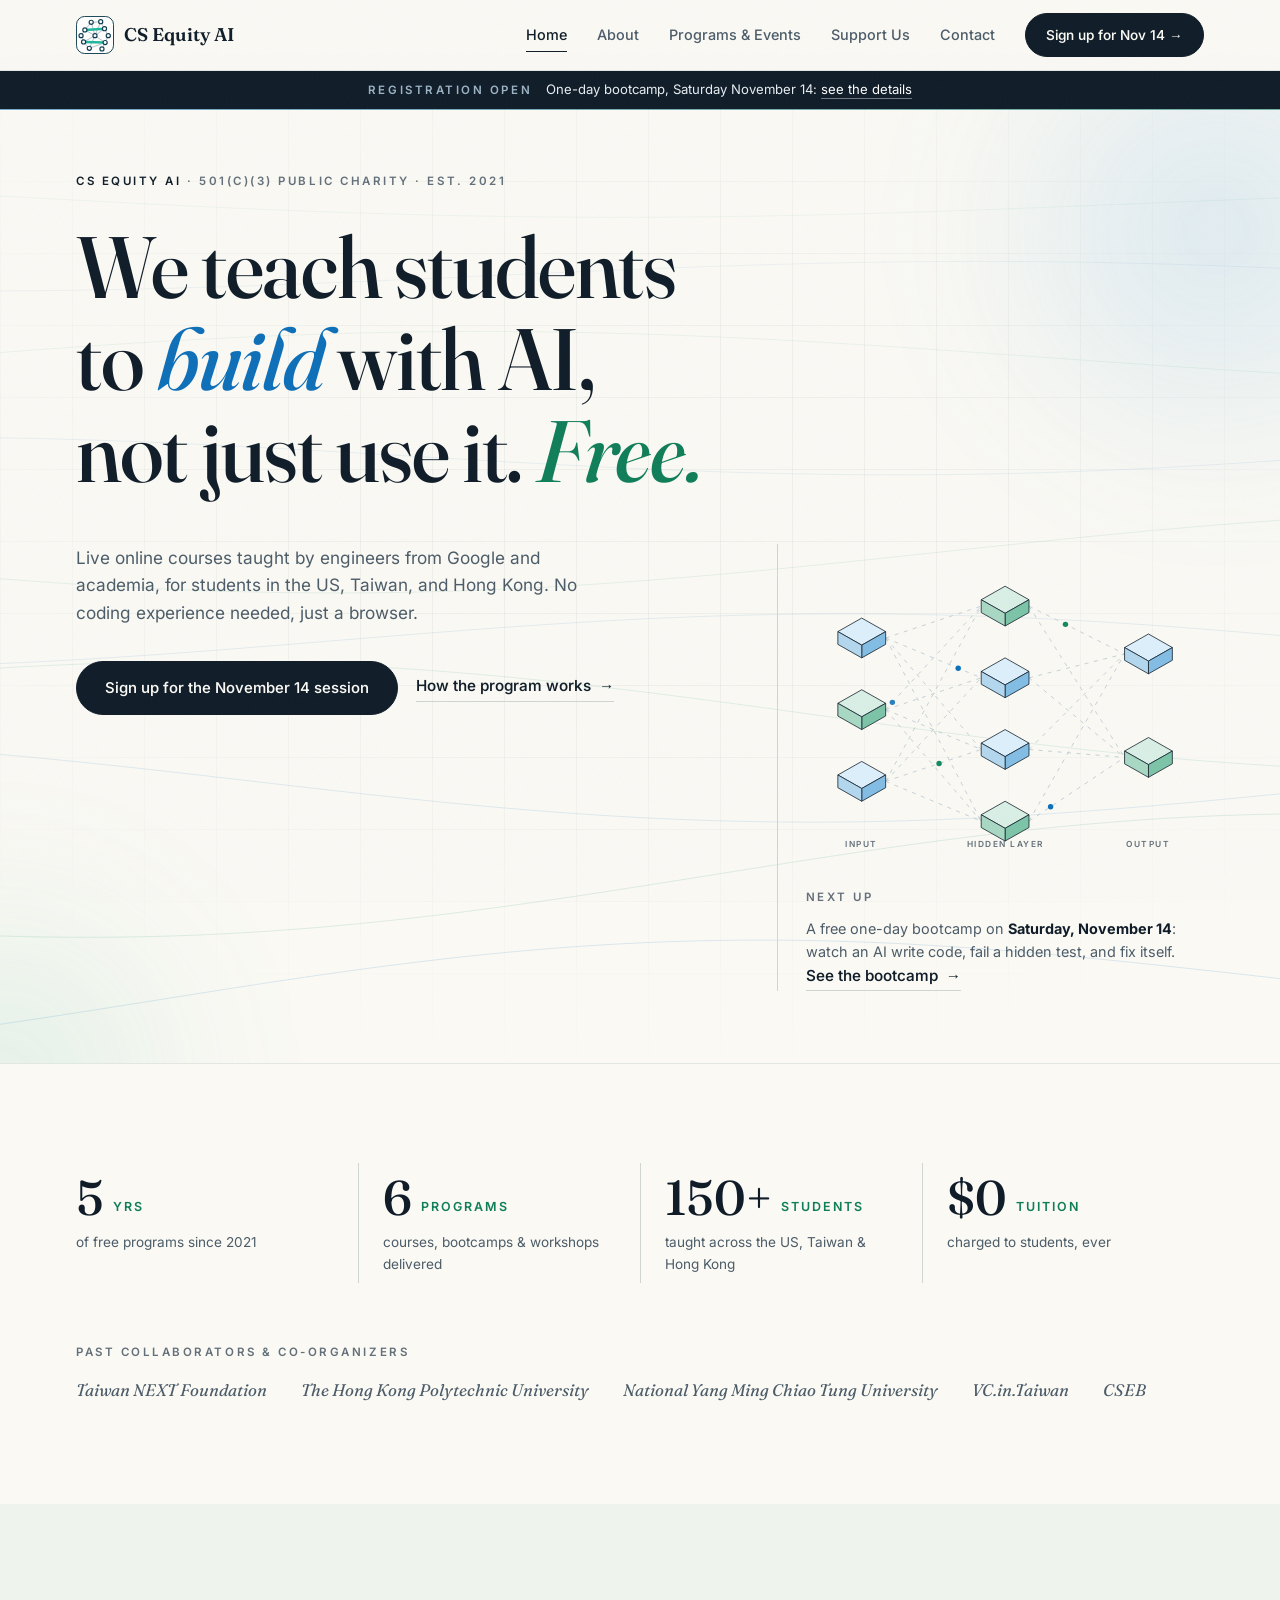
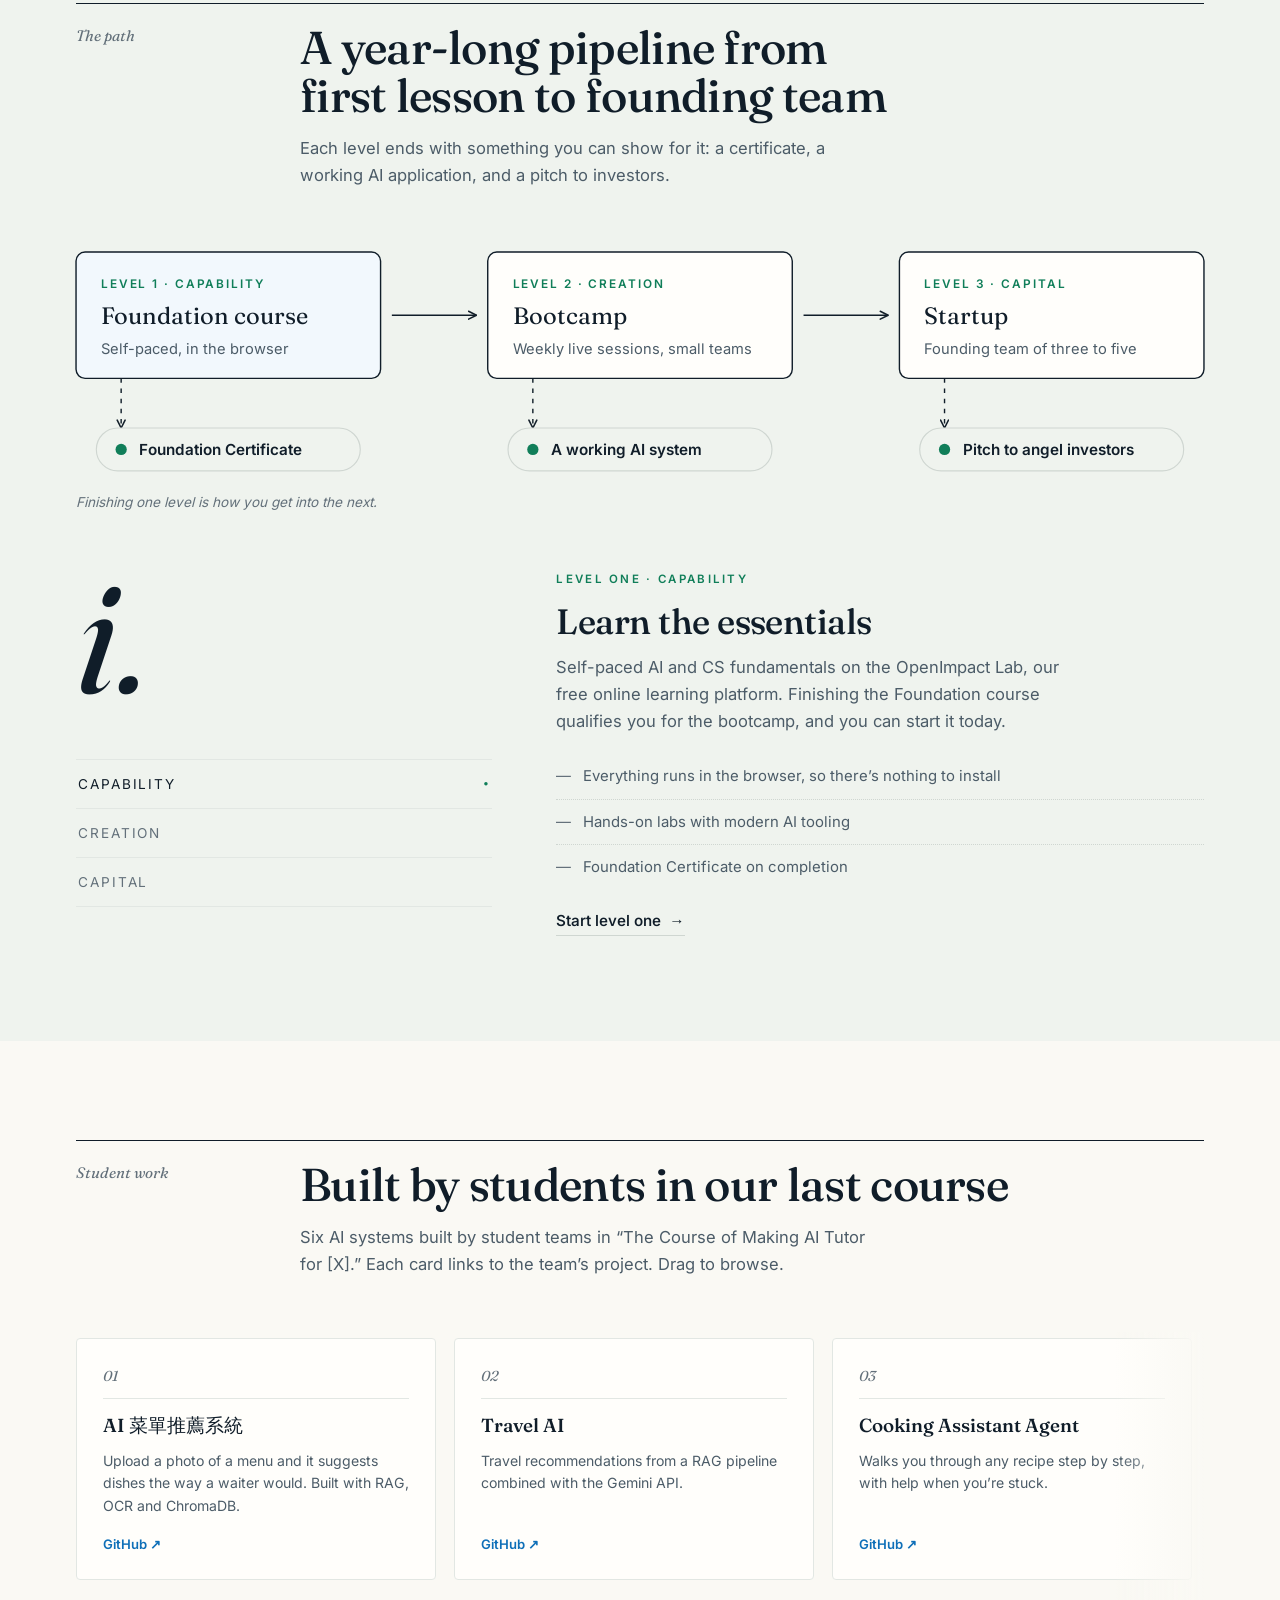
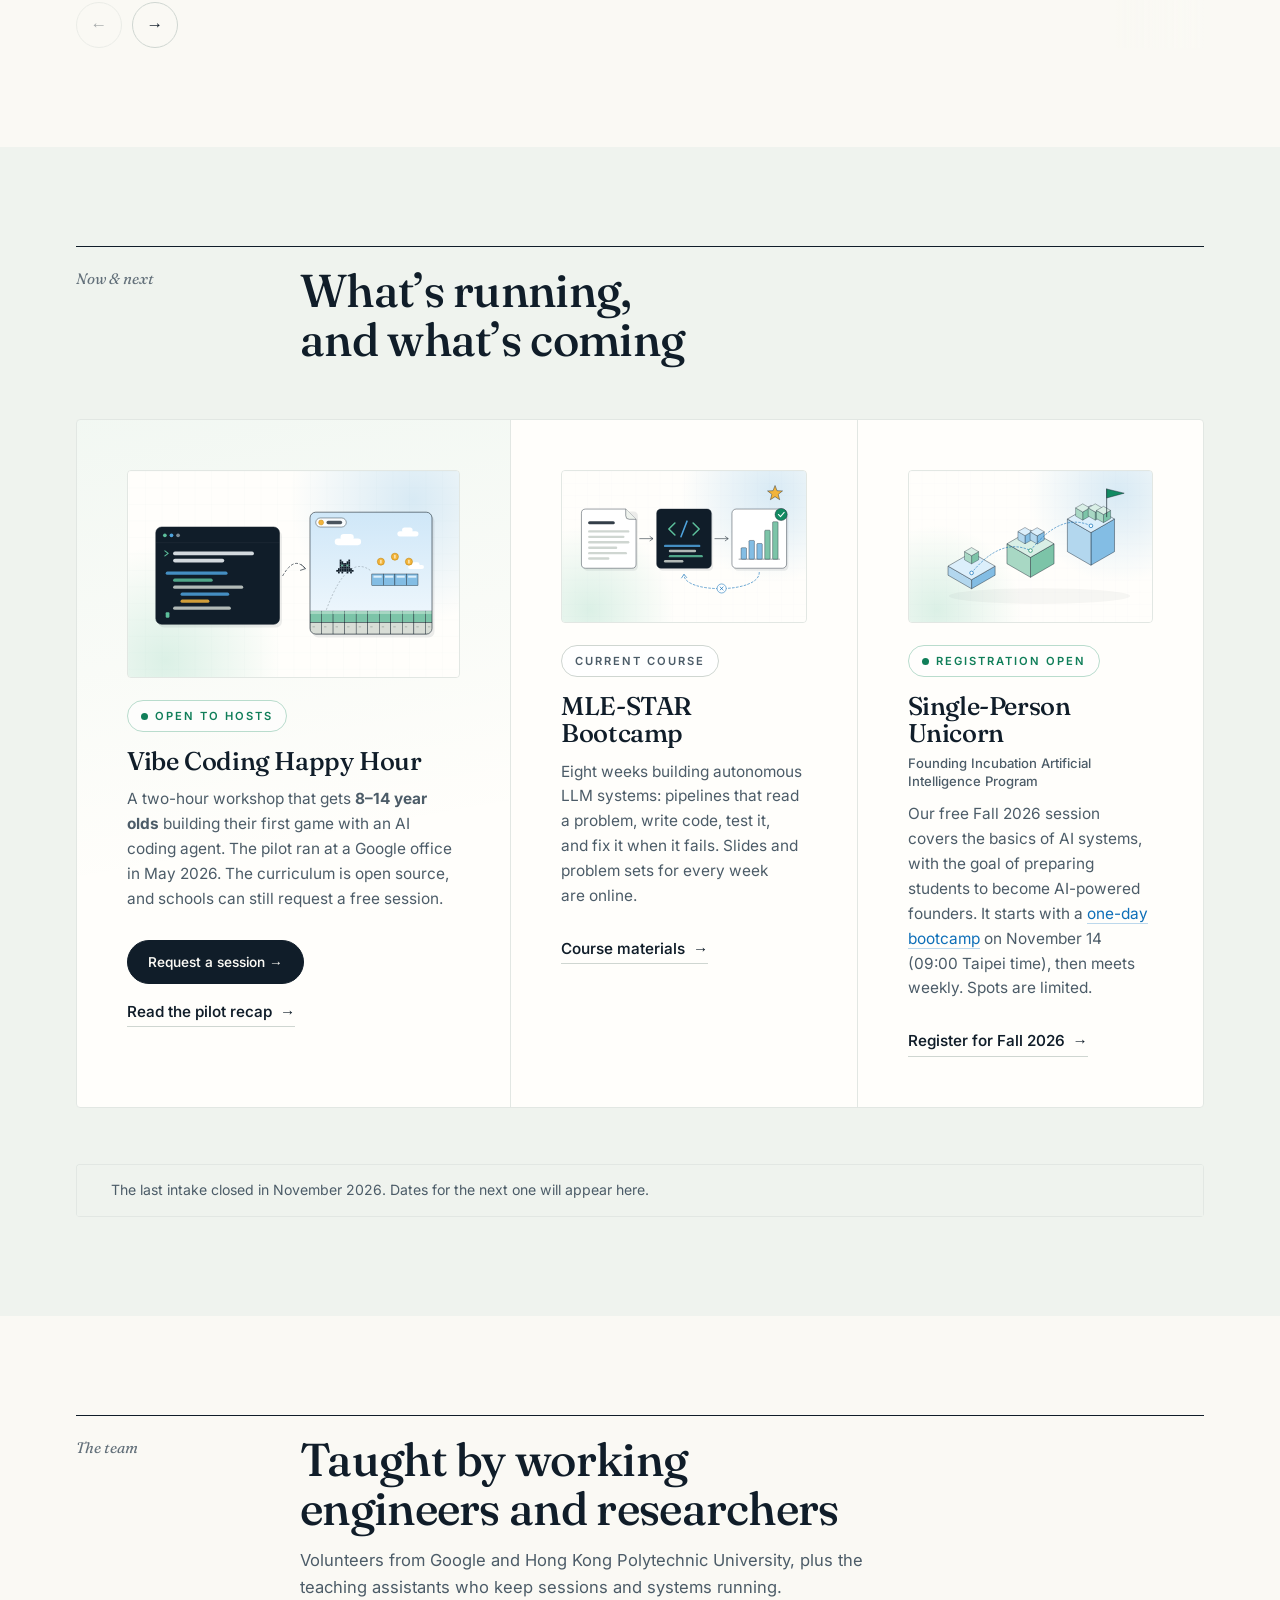
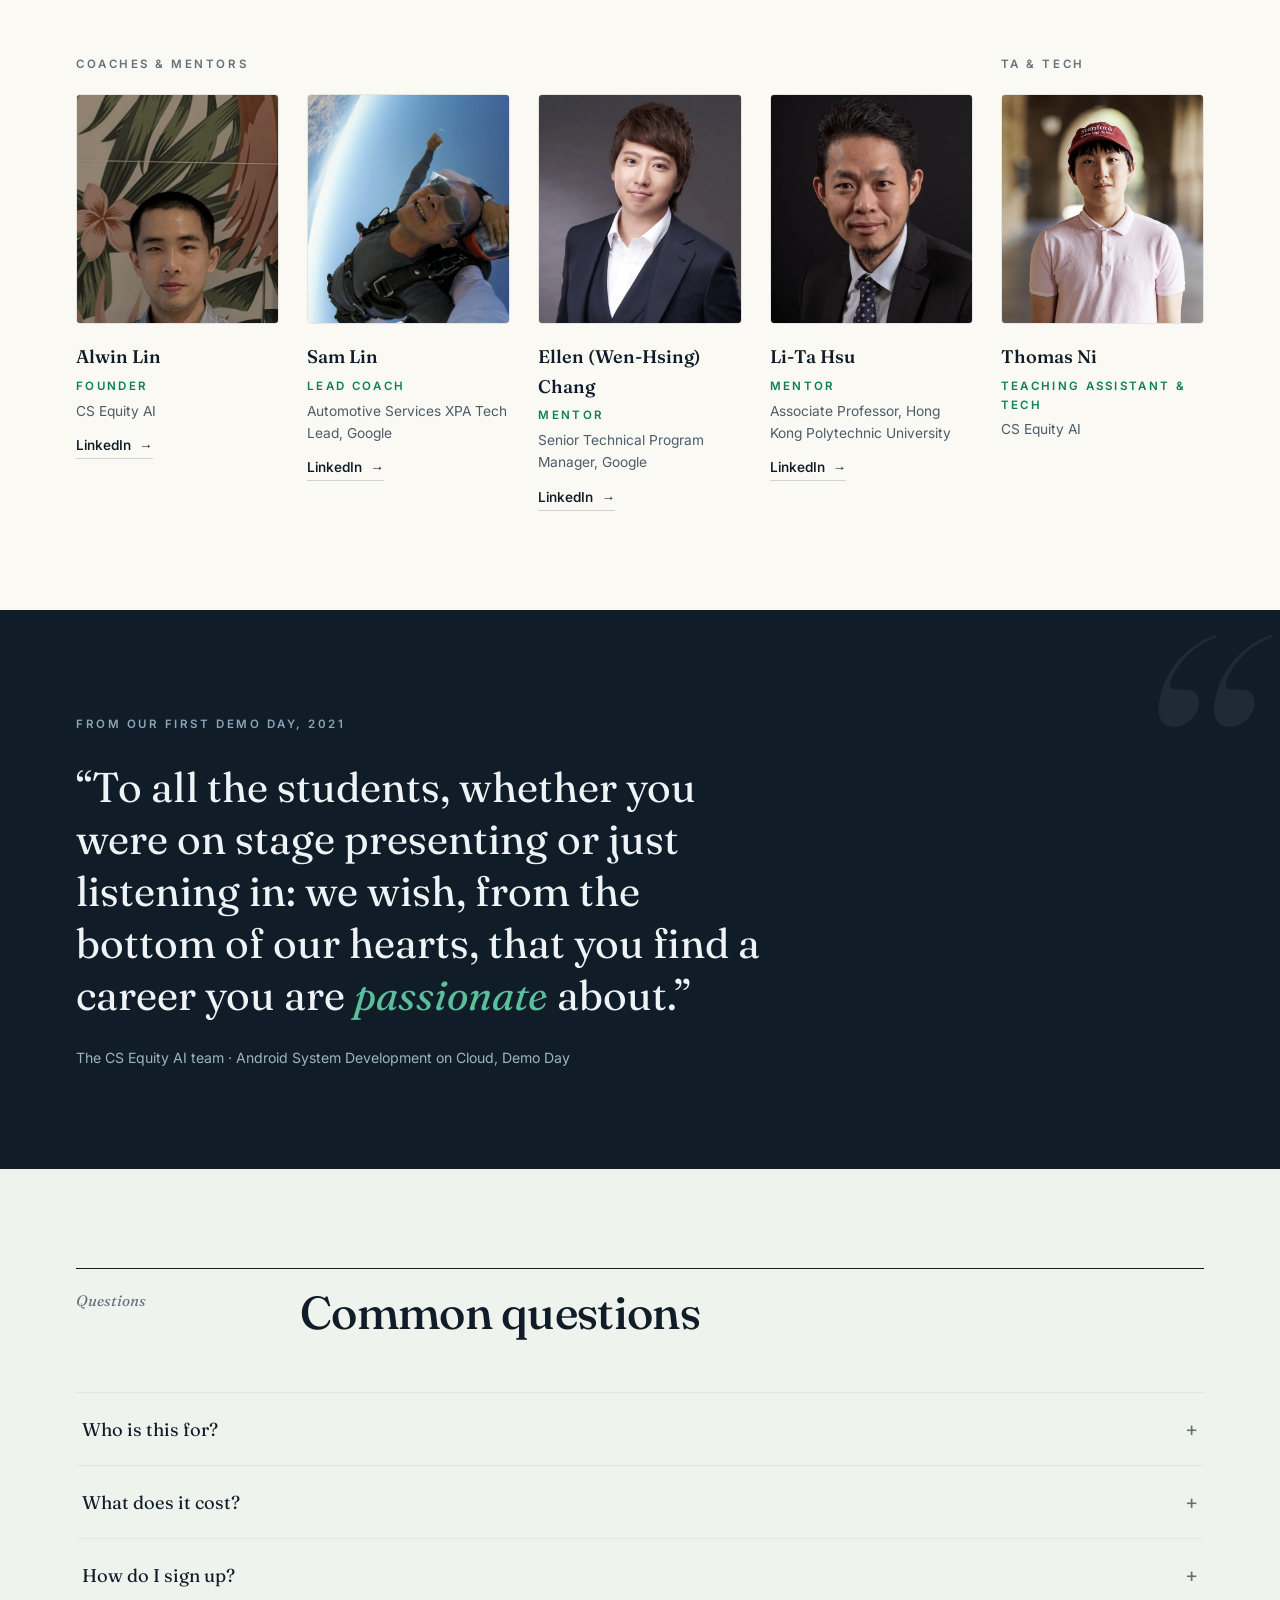
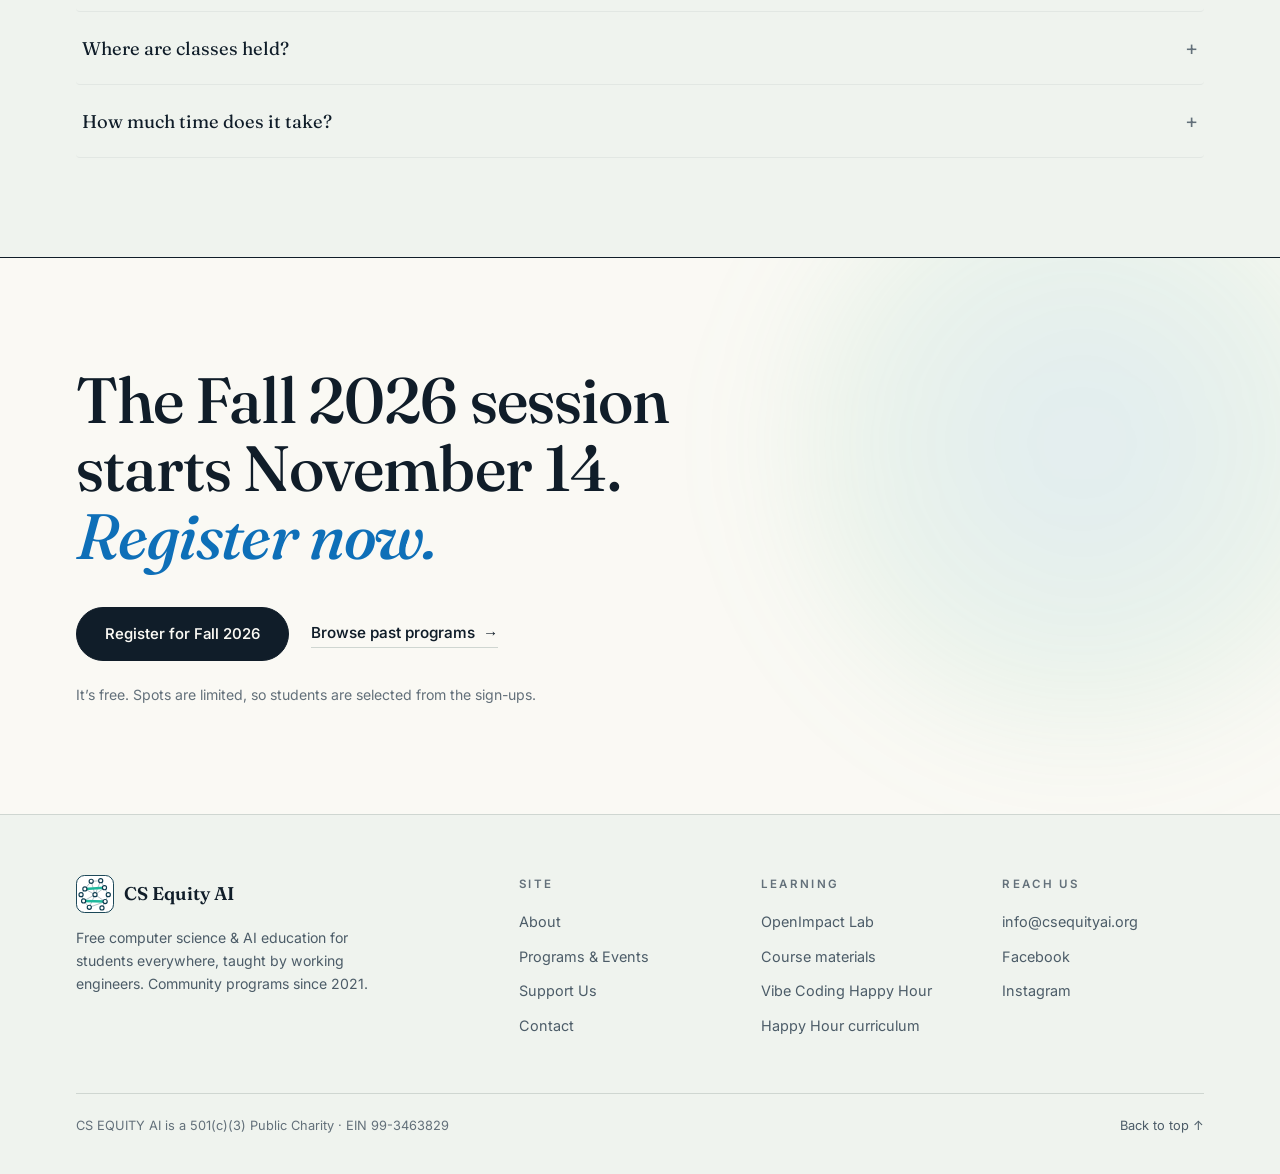
<file: index.html>
<!DOCTYPE html>
<html lang="en">
<head>
  <meta charset="UTF-8" />
  <meta name="viewport" content="width=device-width, initial-scale=1.0" />
  <title>Free CS &amp; AI Education for Students — CS Equity AI</title>
  <meta name="description" content="CS Equity AI is a 501(c)(3) nonprofit teaching students worldwide to build with AI. Free live courses since 2021. Registration is open for the Fall 2026 session, starting November 14." />
  <link rel="canonical" href="https://csequityai.org/" />
  <meta name="theme-color" content="#faf9f4" />
  <meta property="og:locale" content="en_US" />
  <meta property="og:type" content="website" />
  <meta property="og:site_name" content="CS Equity AI" />
  <meta property="og:title" content="Free CS &amp; AI Education for Students — CS Equity AI" />
  <meta property="og:description" content="CS Equity AI is a 501(c)(3) nonprofit teaching students worldwide to build with AI. Free live courses since 2021. Registration is open for the Fall 2026 session, starting November 14." />
  <meta property="og:url" content="https://csequityai.org/" />
  <meta property="og:image" content="https://csequityai.org/assets/img/og-image.jpg" />
  <meta property="og:image:width" content="1200" />
  <meta property="og:image:height" content="630" />
  <meta property="og:image:alt" content="CS Equity AI — we teach students to build with AI, not just use it. Free." />
  <meta name="twitter:card" content="summary_large_image" />
  <meta name="twitter:title" content="Free CS &amp; AI Education for Students — CS Equity AI" />
  <meta name="twitter:description" content="CS Equity AI is a 501(c)(3) nonprofit teaching students worldwide to build with AI. Free live courses since 2021. Registration is open for the Fall 2026 session, starting November 14." />
  <meta name="twitter:image" content="https://csequityai.org/assets/img/og-image.jpg" />
  <link rel="icon" href="/favicon.ico" sizes="48x48" />
  <link rel="icon" type="image/png" sizes="96x96" href="/assets/img/favicon-96.png" />
  <link rel="apple-touch-icon" href="/assets/img/apple-touch-icon.png" />
  <link rel="manifest" href="/site.webmanifest" />
  <link rel="preload" href="assets/fonts/v5.3.0/fraunces-latin-opsz-normal.woff2" as="font" type="font/woff2" crossorigin />
  <link rel="preload" href="assets/fonts/v5.3.0/fraunces-latin-opsz-italic.woff2" as="font" type="font/woff2" crossorigin />
  <link rel="preload" href="assets/fonts/v5.3.0/inter-latin-wght-normal.woff2" as="font" type="font/woff2" crossorigin />
  <link rel="stylesheet" href="assets/css/style.css?v=0a7c9765" />
  <script>document.documentElement.className+=" js";addEventListener("load",function(){setTimeout(function(){if(!window.__cseq)document.documentElement.classList.remove("js")},1500)});</script>

  <script type="application/ld+json">{"@context":"https://schema.org","@graph":[{"@type":"NGO","@id":"https://csequityai.org/#org","name":"CS Equity AI","legalName":"CS EQUITY AI","alternateName":"CSEquityAI","url":"https://csequityai.org/","logo":"https://csequityai.org/assets/img/icon-512.png","image":"https://csequityai.org/assets/img/og-image.jpg","email":"info@csequityai.org","foundingDate":"2021","nonprofitStatus":"Nonprofit501c3","taxID":"99-3463829","description":"A 501(c)(3) public charity providing free computer science and AI education to students in the US, Taiwan and Hong Kong, taught by volunteer engineers from industry and academia.","areaServed":[{"@type":"Country","name":"United States"},{"@type":"Country","name":"Taiwan"},{"@type":"Country","name":"Hong Kong"}],"sameAs":["https://www.facebook.com/csequityai","https://www.instagram.com/csequityai/"],"contactPoint":[{"@type":"ContactPoint","contactType":"general","email":"info@csequityai.org","availableLanguage":["English","Chinese"]}]},{"@type":"WebSite","@id":"https://csequityai.org/#website","url":"https://csequityai.org/","name":"CS Equity AI","publisher":{"@id":"https://csequityai.org/#org"},"inLanguage":"en"},{"@type":"WebPage","@id":"https://csequityai.org/#page","url":"https://csequityai.org/","name":"Free CS & AI Education for Students — CS Equity AI","description":"CS Equity AI is a 501(c)(3) nonprofit teaching students worldwide to build with AI. Free live courses since 2021. Registration is open for the Fall 2026 session, starting November 14.","isPartOf":{"@id":"https://csequityai.org/#website"},"inLanguage":"en"},{"@type":"FAQPage","@id":"https://csequityai.org/#faq","mainEntity":[{"@type":"Question","name":"Who is this for?","acceptedAnswer":{"@type":"Answer","text":"High school, college and graduate students, and career changers. You don’t need any coding experience to start, and everything runs in the browser."}},{"@type":"Question","name":"What does it cost?","acceptedAnswer":{"@type":"Answer","text":"Nothing. Every program since 2021 has been free, funded by donations and corporate matching. We’re a 501(c)(3) public charity."}},{"@type":"Question","name":"How do I sign up?","acceptedAnswer":{"@type":"Answer","text":"For the Fall 2026 session, fill out the registration form. It’s free, spots are limited, and students are selected from the sign-ups. For our other programs, the starting point is the free Foundation course on the OpenImpact Lab."}},{"@type":"Question","name":"Where are classes held?","acceptedAnswer":{"@type":"Answer","text":"Courses are online, and past cohorts spanned the US, Taiwan, and Hong Kong with sessions scheduled across time zones. Vibe Coding Happy Hour workshops run in person."}},{"@type":"Question","name":"How much time does it take?","acceptedAnswer":{"@type":"Answer","text":"Level one is self-paced. The bootcamp runs one live session a week (about 90 minutes) plus team project work. Most students spend a few hours a week."}}]}]}</script>
</head>
<body>
<a class="skip-link" href="#main">Skip to content</a>

<header class="nav" id="top">
  <div class="nav-inner">
    <a class="brand" href="index.html"><img class="brand-mark" src="assets/img/logo-mark.svg" width="38" height="38" alt="" /> CS&nbsp;Equity&nbsp;AI</a>
    <button class="nav-burger" aria-label="Menu" aria-expanded="false"><span></span><span></span><span></span></button>
    <nav class="nav-links">
      <a href="index.html" class="active">Home</a>
      <a href="about.html">About</a>
      <a href="events.html">Programs & Events</a>
      <a href="support.html">Support Us</a>
      <a href="contact.html">Contact</a>
      <a class="btn sm" href="https://forms.gle/d4iYPMVnYYJ8Zn3h9" target="_blank" rel="noopener"><span>Sign up for Nov&nbsp;14&nbsp;<span class="a">→</span></span></a>
    </nav>
  </div>
</header>

<div class="announce">
  <span class="label">Registration open</span> One-day bootcamp, Saturday November 14: <a href="bootcamp.html">see the details</a>
</div>


<section id="main" tabindex="-1" class="hero">
  <div class="aurora" aria-hidden="true"></div>
  <canvas id="hero-canvas" aria-hidden="true"></canvas>
  <div class="wrap hero-inner">
    <span class="label reveal-blur visible"><b>CS Equity AI</b> · 501(c)(3) Public Charity · est. 2021</span>
    <h1>We teach students to <span class="accent">build</span> with AI, not just use it. <span class="accent-g">Free.</span></h1>
    <div class="hero-cols">
      <div class="reveal">
        <p class="hero-sub">Live online courses taught by engineers from Google and academia, for students in the US, Taiwan, and Hong Kong. No coding experience needed, just a browser.</p>
        <div class="hero-ctas">
          <a class="btn" href="https://forms.gle/d4iYPMVnYYJ8Zn3h9" target="_blank" rel="noopener"><span>Sign up for the November 14 session</span></a>
          <a class="arrow-link" href="#path">How the program works <span class="a">→</span></a>
        </div>
      </div>
      <div class="hero-side reveal">
        <svg class="net-viz" viewBox="0 0 500 400" role="img" aria-label="Isometric neural network illustration"><line class="ln" x1="100" y1="118.0" x2="220" y2="78.0"/><line class="ln" x1="100" y1="118.0" x2="220" y2="168.0"/><line class="ln" x1="100" y1="118.0" x2="220" y2="258.0"/><line class="ln" x1="100" y1="118.0" x2="220" y2="348.0"/><line class="ln" x1="100" y1="208.0" x2="220" y2="78.0"/><line class="ln" x1="100" y1="208.0" x2="220" y2="168.0"/><line class="ln" x1="100" y1="208.0" x2="220" y2="258.0"/><line class="ln" x1="100" y1="208.0" x2="220" y2="348.0"/><line class="ln" x1="100" y1="298.0" x2="220" y2="78.0"/><line class="ln" x1="100" y1="298.0" x2="220" y2="168.0"/><line class="ln" x1="100" y1="298.0" x2="220" y2="258.0"/><line class="ln" x1="100" y1="298.0" x2="220" y2="348.0"/><line class="ln" x1="280" y1="78.0" x2="400" y2="138.0"/><line class="ln" x1="280" y1="78.0" x2="400" y2="268.0"/><line class="ln" x1="280" y1="168.0" x2="400" y2="138.0"/><line class="ln" x1="280" y1="168.0" x2="400" y2="268.0"/><line class="ln" x1="280" y1="258.0" x2="400" y2="138.0"/><line class="ln" x1="280" y1="258.0" x2="400" y2="268.0"/><line class="ln" x1="280" y1="348.0" x2="400" y2="138.0"/><line class="ln" x1="280" y1="348.0" x2="400" y2="268.0"/><circle r="3.4" fill="#0e6fb8" opacity="0"><animateMotion dur="4.5s" begin="0s" repeatCount="indefinite" path="M 100 118.0 L 220 168.0"/><animate attributeName="opacity" values="0;1;1;0" keyTimes="0;0.08;0.85;1" dur="4.5s" begin="0s" repeatCount="indefinite"/></circle><circle r="3.4" fill="#128a62" opacity="0"><animateMotion dur="4.5s" begin="0.9s" repeatCount="indefinite" path="M 100 298.0 L 220 258.0"/><animate attributeName="opacity" values="0;1;1;0" keyTimes="0;0.08;0.85;1" dur="4.5s" begin="0.9s" repeatCount="indefinite"/></circle><circle r="3.4" fill="#128a62" opacity="0"><animateMotion dur="4.5s" begin="1.7s" repeatCount="indefinite" path="M 280 78.0 L 400 138.0"/><animate attributeName="opacity" values="0;1;1;0" keyTimes="0;0.08;0.85;1" dur="4.5s" begin="1.7s" repeatCount="indefinite"/></circle><circle r="3.4" fill="#0e6fb8" opacity="0"><animateMotion dur="4.5s" begin="2.4s" repeatCount="indefinite" path="M 280 348.0 L 400 268.0"/><animate attributeName="opacity" values="0;1;1;0" keyTimes="0;0.08;0.85;1" dur="4.5s" begin="2.4s" repeatCount="indefinite"/></circle><circle r="3.4" fill="#0e6fb8" opacity="0"><animateMotion dur="4.5s" begin="3.1s" repeatCount="indefinite" path="M 100 208.0 L 220 78.0"/><animate attributeName="opacity" values="0;1;1;0" keyTimes="0;0.08;0.85;1" dur="4.5s" begin="3.1s" repeatCount="indefinite"/></circle><circle r="3.4" fill="#128a62" opacity="0"><animateMotion dur="4.5s" begin="3.8s" repeatCount="indefinite" path="M 280 168.0 L 400 268.0"/><animate attributeName="opacity" values="0;1;1;0" keyTimes="0;0.08;0.85;1" dur="4.5s" begin="3.8s" repeatCount="indefinite"/></circle><g class="cube" style="animation-delay:0.00s"><polygon points="70,93 100,110 70,127 40,110" fill="#dceffb" stroke="#14202b" stroke-width="1"/><polygon points="100,110 100,126 70,143 70,127" fill="#83bde4" stroke="#14202b" stroke-width="1"/><polygon points="40,110 70,127 70,143 40,126" fill="#b3d7ee" stroke="#14202b" stroke-width="1"/></g><g class="cube" style="animation-delay:0.35s"><polygon points="70,183 100,200 70,217 40,200" fill="#d9efe6" stroke="#14202b" stroke-width="1"/><polygon points="100,200 100,216 70,233 70,217" fill="#7cc4a8" stroke="#14202b" stroke-width="1"/><polygon points="40,200 70,217 70,233 40,216" fill="#a8d8c4" stroke="#14202b" stroke-width="1"/></g><g class="cube" style="animation-delay:0.70s"><polygon points="70,273 100,290 70,307 40,290" fill="#dceffb" stroke="#14202b" stroke-width="1"/><polygon points="100,290 100,306 70,323 70,307" fill="#83bde4" stroke="#14202b" stroke-width="1"/><polygon points="40,290 70,307 70,323 40,306" fill="#b3d7ee" stroke="#14202b" stroke-width="1"/></g><g class="cube" style="animation-delay:1.05s"><polygon points="250,53 280,70 250,87 220,70" fill="#d9efe6" stroke="#14202b" stroke-width="1"/><polygon points="280,70 280,86 250,103 250,87" fill="#7cc4a8" stroke="#14202b" stroke-width="1"/><polygon points="220,70 250,87 250,103 220,86" fill="#a8d8c4" stroke="#14202b" stroke-width="1"/></g><g class="cube" style="animation-delay:1.40s"><polygon points="250,143 280,160 250,177 220,160" fill="#dceffb" stroke="#14202b" stroke-width="1"/><polygon points="280,160 280,176 250,193 250,177" fill="#83bde4" stroke="#14202b" stroke-width="1"/><polygon points="220,160 250,177 250,193 220,176" fill="#b3d7ee" stroke="#14202b" stroke-width="1"/></g><g class="cube" style="animation-delay:1.75s"><polygon points="250,233 280,250 250,267 220,250" fill="#dceffb" stroke="#14202b" stroke-width="1"/><polygon points="280,250 280,266 250,283 250,267" fill="#83bde4" stroke="#14202b" stroke-width="1"/><polygon points="220,250 250,267 250,283 220,266" fill="#b3d7ee" stroke="#14202b" stroke-width="1"/></g><g class="cube" style="animation-delay:2.10s"><polygon points="250,323 280,340 250,357 220,340" fill="#d9efe6" stroke="#14202b" stroke-width="1"/><polygon points="280,340 280,356 250,373 250,357" fill="#7cc4a8" stroke="#14202b" stroke-width="1"/><polygon points="220,340 250,357 250,373 220,356" fill="#a8d8c4" stroke="#14202b" stroke-width="1"/></g><g class="cube" style="animation-delay:2.45s"><polygon points="430,113 460,130 430,147 400,130" fill="#dceffb" stroke="#14202b" stroke-width="1"/><polygon points="460,130 460,146 430,163 430,147" fill="#83bde4" stroke="#14202b" stroke-width="1"/><polygon points="400,130 430,147 430,163 400,146" fill="#b3d7ee" stroke="#14202b" stroke-width="1"/></g><g class="cube" style="animation-delay:2.80s"><polygon points="430,243 460,260 430,277 400,260" fill="#d9efe6" stroke="#14202b" stroke-width="1"/><polygon points="460,260 460,276 430,293 430,277" fill="#7cc4a8" stroke="#14202b" stroke-width="1"/><polygon points="400,260 430,277 430,293 400,276" fill="#a8d8c4" stroke="#14202b" stroke-width="1"/></g><text class="nl" x="70" y="380">input</text><text class="nl" x="250" y="380">hidden layer</text><text class="nl" x="430" y="380">output</text></svg>
        <span class="label">Next up</span>
        A free one-day bootcamp on <b style="color:var(--ink)">Saturday, November 14</b>: watch an AI write code, fail a hidden test, and fix itself. <a class="arrow-link" href="bootcamp.html">See the bootcamp <span class="a">→</span></a>
      </div>
    </div>
  </div>
</section>

<section class="section">
  <div class="wrap">
    <div class="facts stagger">
      <div class="fact"><b><span data-count="5">5</span><em>yrs</em></b><span>of free programs since 2021</span></div>
      <div class="fact"><b><span data-count="6">6</span><em>programs</em></b><span>courses, bootcamps &amp; workshops delivered</span></div>
      <div class="fact"><b><span data-count="150" data-suffix="+">150+</span><em>students</em></b><span>taught across the US, Taiwan &amp; Hong Kong</span></div>
      <div class="fact"><b><span data-count="0" data-prefix="$">$0</span><em>tuition</em></b><span>charged to students, ever</span></div>
    </div>
    <div class="reveal" style="margin-top: 60px;">
      <span class="label" style="display:block; margin-bottom: 16px;">Past collaborators &amp; co-organizers</span>
      <div class="partners">
        <span>Taiwan NEXT Foundation</span>
        <span>The Hong Kong Polytechnic University</span>
        <span>National Yang Ming Chiao Tung University</span>
        <span>VC.in.Taiwan</span>
        <span>CSEB</span>
      </div>
    </div>
  </div>
</section>

<section class="section tint" id="path">
  <div class="wrap">
    <div class="sec-head reveal">
      <span class="idx">The path</span>
      <div>
        <h2>A year-long pipeline from first lesson to founding team</h2>
        <p class="sub">Each level ends with something you can show for it: a certificate, a working AI application, and a pitch to investors.</p>
      </div>
    </div>

    <!-- dg:pipeline -->
    <figure class="dg dg-pipeline reveal">
    <svg class="dg-wide" viewBox="0 0 1000 208" role="img" aria-labelledby="pipe-w-t pipe-w-d"><title id="pipe-w-t">The path, level by level</title><desc id="pipe-w-d">Three levels in sequence. Level 1, the self-paced Foundation course, ends with the Foundation Certificate, which qualifies you for Level 2, the bootcamp of weekly live sessions in small teams, which ends with a working AI system and a second certificate. Level 3 is a startup: a founding team of three to five that ends by pitching to angel investors.</desc><defs><marker id="pipe-w-ar" viewBox="0 0 10 10" refX="9" refY="5" markerWidth="7" markerHeight="7" orient="auto-start-reverse"><path d="M1 1 L9 5 L1 9" fill="none" stroke="#14202b" stroke-width="1.6" stroke-linecap="round" stroke-linejoin="round"/></marker></defs><rect x="0" y="8" width="270" height="112" rx="8" class="node node-accent"/><text x="22" y="40" class="k" text-anchor="start" >LEVEL 1 · CAPABILITY</text><text x="22" y="72" class="h" text-anchor="start" >Foundation course</text><text x="22" y="98" class="s" text-anchor="start" >Self-paced, in the browser</text><path d="M280 64 L355 64" class="edge" marker-end="url(#pipe-w-ar)"/><path d="M40 120 V164" class="edge dashed" marker-end="url(#pipe-w-ar)"/><rect x="18" y="164" width="234" height="38" rx="19" class="pill"/><circle cx="40" cy="183" r="5" class="dot"/><text x="56" y="188" class="o" text-anchor="start" >Foundation Certificate</text><rect x="365" y="8" width="270" height="112" rx="8" class="node"/><text x="387" y="40" class="k" text-anchor="start" >LEVEL 2 · CREATION</text><text x="387" y="72" class="h" text-anchor="start" >Bootcamp</text><text x="387" y="98" class="s" text-anchor="start" >Weekly live sessions, small teams</text><path d="M645 64 L720 64" class="edge" marker-end="url(#pipe-w-ar)"/><path d="M405 120 V164" class="edge dashed" marker-end="url(#pipe-w-ar)"/><rect x="383" y="164" width="234" height="38" rx="19" class="pill"/><circle cx="405" cy="183" r="5" class="dot"/><text x="421" y="188" class="o" text-anchor="start" >A working AI system</text><rect x="730" y="8" width="270" height="112" rx="8" class="node"/><text x="752" y="40" class="k" text-anchor="start" >LEVEL 3 · CAPITAL</text><text x="752" y="72" class="h" text-anchor="start" >Startup</text><text x="752" y="98" class="s" text-anchor="start" >Founding team of three to five</text><path d="M770 120 V164" class="edge dashed" marker-end="url(#pipe-w-ar)"/><rect x="748" y="164" width="234" height="38" rx="19" class="pill"/><circle cx="770" cy="183" r="5" class="dot"/><text x="786" y="188" class="o" text-anchor="start" >Pitch to angel investors</text></svg>
    <svg class="dg-tall" viewBox="0 0 360 370" role="img" aria-labelledby="pipe-t-t pipe-t-d"><title id="pipe-t-t">The path, level by level</title><desc id="pipe-t-d">Three levels in sequence. Level 1, the self-paced Foundation course, ends with the Foundation Certificate, which qualifies you for Level 2, the bootcamp of weekly live sessions in small teams, which ends with a working AI system and a second certificate. Level 3 is a startup: a founding team of three to five that ends by pitching to angel investors.</desc><defs><marker id="pipe-t-ar" viewBox="0 0 10 10" refX="9" refY="5" markerWidth="7" markerHeight="7" orient="auto-start-reverse"><path d="M1 1 L9 5 L1 9" fill="none" stroke="#14202b" stroke-width="1.6" stroke-linecap="round" stroke-linejoin="round"/></marker></defs><rect x="0" y="6" width="360" height="100" rx="8" class="node node-accent"/><text x="20" y="34" class="k" text-anchor="start" >LEVEL 1 · CAPABILITY</text><text x="20" y="63" class="h" text-anchor="start" >Foundation course</text><circle cx="26" cy="84" r="4.5" class="dot"/><text x="38" y="89" class="o" text-anchor="start" >Foundation Certificate</text><path d="M180 110 L180 130" class="edge" marker-end="url(#pipe-t-ar)"/><rect x="0" y="134" width="360" height="100" rx="8" class="node"/><text x="20" y="162" class="k" text-anchor="start" >LEVEL 2 · CREATION</text><text x="20" y="191" class="h" text-anchor="start" >Bootcamp</text><circle cx="26" cy="212" r="4.5" class="dot"/><text x="38" y="217" class="o" text-anchor="start" >A working AI system</text><path d="M180 238 L180 258" class="edge" marker-end="url(#pipe-t-ar)"/><rect x="0" y="262" width="360" height="100" rx="8" class="node"/><text x="20" y="290" class="k" text-anchor="start" >LEVEL 3 · CAPITAL</text><text x="20" y="319" class="h" text-anchor="start" >Startup</text><circle cx="26" cy="340" r="4.5" class="dot"/><text x="38" y="345" class="o" text-anchor="start" >Pitch to angel investors</text></svg>
    <figcaption>Finishing one level is how you get into the next.</figcaption>
    </figure>
    <!-- /dg:pipeline -->
    <div class="path-grid">
      <div class="path-sticky">
        <div class="big" aria-hidden="true"><span class="on">i.</span><span>ii.</span><span>iii.</span></div>
        <div class="names" role="tablist" aria-label="Levels">
          <button type="button" class="on" role="tab" id="lvl-tab-1" aria-controls="lvl-1" aria-selected="true">Capability</button>
          <button type="button" role="tab" id="lvl-tab-2" aria-controls="lvl-2" aria-selected="false" tabindex="-1">Creation</button>
          <button type="button" role="tab" id="lvl-tab-3" aria-controls="lvl-3" aria-selected="false" tabindex="-1">Capital</button>
        </div>
      </div>
      <div class="path-panels">
        <div class="path-step active" id="lvl-1" role="tabpanel" aria-labelledby="lvl-tab-1" tabindex="0">
          <span class="k">Level one · Capability</span>
          <h3>Learn the essentials</h3>
          <p>Self-paced AI and CS fundamentals on the OpenImpact Lab, our free online learning platform. Finishing the Foundation course qualifies you for the bootcamp, and you can start it today.</p>
          <ul>
            <li>Everything runs in the browser, so there’s nothing to install</li>
            <li>Hands-on labs with modern AI tooling</li>
            <li>Foundation Certificate on completion</li>
          </ul>
          <a class="arrow-link" href="https://oil2-next-827682634474.asia-east1.run.app/" target="_blank" rel="noopener">Start level one <span class="a">→</span></a>
        </div>
        <div class="path-step" id="lvl-2" role="tabpanel" aria-labelledby="lvl-tab-2" tabindex="0">
          <span class="k">Level two · Creation</span>
          <h3>Build in the bootcamp</h3>
          <p>Weekly live sessions with coaches from Google and academia. Your team builds a working AI system from scratch and rehearses the presentation twice before demo day.</p>
          <ul>
            <li>Live coaching in small teams</li>
            <li>Two rounds of professional presentation rehearsal</li>
            <li>Ship a working “Hello World” AI system &amp; earn your second certificate</li>
          </ul>
        </div>
        <div class="path-step" id="lvl-3" role="tabpanel" aria-labelledby="lvl-tab-3" tabindex="0">
          <span class="k">Level three · Capital</span>
          <h3>Launch a startup</h3>
          <p>Form a founding team of three to five, build an MVP from your own idea or from the “Googler Wishlist,” and pitch it to angel investors.</p>
          <ul>
            <li>Weekly startup coaching</li>
            <li>Demo a real Minimum Viable Product</li>
            <li>Pitch day with angel investors</li>
          </ul>
        </div>
      </div>
    </div>
  </div>
</section>

<section class="section">
  <div class="wrap">
    <div class="sec-head reveal">
      <span class="idx">Student work</span>
      <div>
        <h2>Built by students in our last course</h2>
        <p class="sub">Six AI systems built by student teams in “The Course of Making AI Tutor for [X].” Each card links to the team’s project. Drag to browse.</p>
      </div>
    </div>
    <div class="works-rail-wrap reveal">
      <div class="works-rail">
        <div class="work">
          <span class="no">01</span>
          <h3>AI 菜單推薦系統</h3>
          <p>Upload a photo of a menu and it suggests dishes the way a waiter would. Built with RAG, OCR and ChromaDB.</p>
          <a href="https://github.com/liu-chun-wu/menu_recommendation_system" target="_blank" rel="noopener">GitHub ↗</a>
        </div>
        <div class="work">
          <span class="no">02</span>
          <h3>Travel AI</h3>
          <p>Travel recommendations from a RAG pipeline combined with the Gemini API.</p>
          <a href="https://github.com/raelee1026/Travel-AI" target="_blank" rel="noopener">GitHub ↗</a>
        </div>
        <div class="work">
          <span class="no">03</span>
          <h3>Cooking Assistant Agent</h3>
          <p>Walks you through any recipe step by step, with help when you’re stuck.</p>
          <a href="https://github.com/caleblin125/CookingTutor/tree/main" target="_blank" rel="noopener">GitHub ↗</a>
        </div>
        <div class="work">
          <span class="no">04</span>
          <h3>Compai</h3>
          <p>A companion chatbot on Telegram, built with Gemini, ChromaDB and embeddings.</p>
          <a href="https://github.com/FLYIH/Compai" target="_blank" rel="noopener">GitHub ↗</a>
        </div>
        <div class="work">
          <span class="no">05</span>
          <h3>Smart Travel Agent</h3>
          <p>Collects preferences, curates attractions with live data, and writes the itinerary.</p>
          <a href="https://huggingface.co/spaces/AI-Tutor-Team2/AI_Travel_Agent" target="_blank" rel="noopener">Live demo ↗</a>
        </div>
        <div class="work">
          <span class="no">06</span>
          <h3>Gacha Game Pull Advisor</h3>
          <p>Advice on what to pull and how to build your character in gacha games.</p>
          <a href="https://github.com/HanHongChen/GenAI-Tutor-Bootcamp-2025/tree/dev/Group/ai-chatbot" target="_blank" rel="noopener">GitHub ↗</a>
        </div>
      </div>
      <div class="rail-nav">
        <button class="prev" aria-label="Previous">←</button>
        <button class="next" aria-label="Next">→</button>
      </div>
    </div>
  </div>
</section>

<section class="section tint">
  <div class="wrap">
    <div class="sec-head reveal">
      <span class="idx">Now &amp; next</span>
      <div><h2>What’s running, and what’s coming</h2></div>
    </div>
    <div class="split three reveal">
      <div class="feature">
        <img class="card-cover" src="assets/img/course-vibe-coding.svg" width="800" height="500" alt="" loading="lazy" decoding="async" />
        <span class="tag green"><span class="pulse"></span>Open to hosts</span>
        <h3>Vibe Coding Happy Hour</h3>
        <p>A two-hour workshop that gets <strong>8–14 year olds</strong> building their first game with an AI coding agent. The pilot ran at a Google office in May 2026. The curriculum is open source, and schools can still request a free session.</p>
        <div class="foot">
          <a class="btn sm" href="https://docs.google.com/forms/d/e/1FAIpQLSdrHpIXCjz7uJCodehNM42YMjyqG7-yfrKZv8hOTn7wK_TzmQ/viewform" target="_blank" rel="noopener"><span>Request a session&nbsp;<span class="a">→</span></span></a>
          <a class="arrow-link" href="events/vibe-coding-happy-hour.html">Read the pilot recap <span class="a">→</span></a>
        </div>
      </div>
      <div>
        <img class="card-cover" src="assets/img/course-mle-star.svg" width="800" height="500" alt="" loading="lazy" decoding="async" />
        <span class="tag">Current course</span>
        <h3>MLE-STAR Bootcamp</h3>
        <p>Eight weeks building autonomous LLM systems: pipelines that read a problem, write code, test it, and fix it when it fails. Slides and problem sets for every week are online.</p>
        <div class="foot"><a class="arrow-link" href="https://github.com/Alwin-Lin/mle-star-Bootcamp" target="_blank" rel="noopener">Course materials <span class="a">→</span></a></div>
      </div>
      <div>
        <img class="card-cover" src="assets/img/course-fall-2026.svg" width="800" height="500" alt="" loading="lazy" decoding="async" />
        <span class="tag green"><span class="pulse"></span>Registration open</span>
        <h3>Single-Person Unicorn <span class="h3-sub">Founding Incubation Artificial Intelligence Program</span></h3>
        <p>Our free Fall 2026 session covers the basics of AI systems, with the goal of preparing students to become AI-powered founders. It starts with a <a href="bootcamp.html">one-day bootcamp</a> on November 14 (09:00 Taipei time), then meets weekly. Spots are limited.</p>
        <div class="foot"><a class="arrow-link" href="https://forms.gle/d4iYPMVnYYJ8Zn3h9" target="_blank" rel="noopener">Register for Fall 2026 <span class="a">→</span></a></div>
      </div>
    </div>

    <div class="dates one stagger" data-deadlines style="margin-top: 56px;">
      <div class="date-cell">
        <span class="label">Introduction session</span>
        <time class="d" datetime="2026-11-14">November 14, 2026</time>
        <p>A <a href="bootcamp.html">one-day bootcamp</a>, 09:00–10:30 Taipei time (Friday evening in the US), followed by weekly sessions. Spots are limited, so <a href="https://forms.gle/d4iYPMVnYYJ8Zn3h9" target="_blank" rel="noopener">register early</a>.</p>
      </div>
    </div>
  </div>
</section>

<section class="section">
  <div class="wrap">
    <div class="sec-head reveal">
      <span class="idx">The team</span>
      <div>
        <h2>Taught by working engineers and researchers</h2>
        <p class="sub">Volunteers from Google and Hong Kong Polytechnic University, plus the teaching assistants who keep sessions and systems running.</p>
      </div>
    </div>
    
    <div class="team-groups">
      <div class="team-group reveal">
        <span class="label">Coaches &amp; mentors</span>
        <div class="team stagger">
          <div class="member">
            <div class="photo"><img width="512" height="1110" loading="lazy" decoding="async" src="assets/img/team-alwin.jpg" alt="Alwin Lin" /></div>
            <h3>Alwin Lin</h3>
            <div class="role">Founder</div>
            <div class="org">CS Equity AI</div>
            <a class="arrow-link" href="https://www.linkedin.com/in/alwin-lin" target="_blank" rel="noopener">LinkedIn <span class="a">→</span></a>
          </div>
          <div class="member">
            <div class="photo"><img width="700" height="525" loading="lazy" decoding="async" src="assets/img/team-sam.jpg" alt="Sam Lin" /></div>
            <h3>Sam Lin</h3>
            <div class="role">Lead Coach</div>
            <div class="org">Automotive Services XPA Tech Lead, Google</div>
            <a class="arrow-link" href="https://www.linkedin.com/in/samlin001/" target="_blank" rel="noopener">LinkedIn <span class="a">→</span></a>
          </div>
          <div class="member">
            <div class="photo"><img width="700" height="700" loading="lazy" decoding="async" src="assets/img/team-ellen.jpg" alt="Ellen (Wen-Hsing) Chang" /></div>
            <h3>Ellen <span class="nowrap">(Wen-Hsing)</span> Chang</h3>
            <div class="role">Mentor</div>
            <div class="org">Senior Technical Program Manager, Google</div>
            <a class="arrow-link" href="https://www.linkedin.com/in/ellenwhchang/" target="_blank" rel="noopener">LinkedIn <span class="a">→</span></a>
          </div>
          <div class="member">
            <div class="photo"><img width="546" height="808" loading="lazy" decoding="async" src="assets/img/team-lita.jpg" alt="Li-Ta Hsu" /></div>
            <h3>Li-Ta Hsu</h3>
            <div class="role">Mentor</div>
            <div class="org">Associate Professor, Hong Kong Polytechnic University</div>
            <a class="arrow-link" href="https://www.linkedin.com/in/li-ta-hsu-93193b68/" target="_blank" rel="noopener">LinkedIn <span class="a">→</span></a>
          </div>
        </div>
      </div>
      <div class="team-group reveal">
        <span class="label">TA &amp; tech</span>
        <div class="team stagger">
          <div class="member">
            <div class="photo"><img width="700" height="795" loading="lazy" decoding="async" src="assets/img/team-thomas.jpg" alt="Thomas Ni" /></div>
            <h3>Thomas Ni</h3>
            <div class="role">Teaching Assistant &amp; Tech</div>
            <div class="org">CS Equity AI</div>
          </div>
        </div>
      </div>
    </div>

  </div>
</section>

<section class="quote-band">
  <div class="wrap">
    <span class="label reveal">From our first demo day, 2021</span>
    <blockquote class="reveal-blur">“To all the students, whether you were on stage presenting or just listening in: we wish, from the bottom of our hearts, that you find a career you are <em>passionate</em> about.”</blockquote>
    <div class="who reveal">The CS Equity AI team · Android System Development on Cloud, Demo Day</div>
  </div>
</section>

<section class="section tint">
  <div class="wrap">
    <div class="sec-head reveal">
      <span class="idx">Questions</span>
      <div><h2>Common questions</h2></div>
    </div>
    <div class="faq reveal">
      <div class="faq-item">
        <button class="faq-q">Who is this for? <span class="pm">+</span></button>
        <div class="faq-a"><p>High school, college and graduate students, and career changers. You don’t need any coding experience to start, and everything runs in the browser.</p></div>
      </div>
      <div class="faq-item">
        <button class="faq-q">What does it cost? <span class="pm">+</span></button>
        <div class="faq-a"><p>Nothing. Every program since 2021 has been free, funded by donations and corporate matching. We’re a 501(c)(3) public charity.</p></div>
      </div>
      <div class="faq-item">
        <button class="faq-q">How do I sign up? <span class="pm">+</span></button>
        <div class="faq-a"><p>For the Fall 2026 session, fill out the <a href="https://forms.gle/d4iYPMVnYYJ8Zn3h9" target="_blank" rel="noopener">registration form</a>. It’s free, spots are limited, and students are selected from the sign-ups. For our other programs, the starting point is the free Foundation course on the <a href="https://oil2-next-827682634474.asia-east1.run.app/" target="_blank" rel="noopener">OpenImpact Lab</a>.</p></div>
      </div>
      <div class="faq-item">
        <button class="faq-q">Where are classes held? <span class="pm">+</span></button>
        <div class="faq-a"><p>Courses are online, and past cohorts spanned the US, Taiwan, and Hong Kong with sessions scheduled across time zones. Vibe Coding Happy Hour workshops run in person.</p></div>
      </div>
      <div class="faq-item">
        <button class="faq-q">How much time does it take? <span class="pm">+</span></button>
        <div class="faq-a"><p>Level one is self-paced. The bootcamp runs one live session a week (about 90 minutes) plus team project work. Most students spend a few hours a week.</p></div>
      </div>
    </div>
  </div>
</section>

<section class="endcap">
  <div class="wrap">
    <h2>The Fall 2026 session starts <span class="nowrap">November 14.</span> <span class="accent">Register now.</span></h2>
    <div class="row reveal">
      <a class="btn" href="https://forms.gle/d4iYPMVnYYJ8Zn3h9" target="_blank" rel="noopener"><span>Register for Fall 2026</span></a>
      <a class="arrow-link" href="events.html">Browse past programs <span class="a">→</span></a>
    </div>
    <p class="note reveal">It’s free. Spots are limited, so students are selected from the sign-ups.</p>
  </div>
</section>


<footer>
  <div class="footer-inner">
    <div class="footer-grid">
      <div>
        <div class="brand"><img class="brand-mark" src="assets/img/logo-mark.svg" width="38" height="38" alt="" /> CS&nbsp;Equity&nbsp;AI</div>
        <p>Free computer science &amp; AI education for students everywhere, taught by working engineers. Community programs since 2021.</p>
      </div>
      <div>
        <h2>Site</h2>
        <ul>
          <li><a href="about.html">About</a></li>
          <li><a href="events.html">Programs &amp; Events</a></li>
          <li><a href="support.html">Support Us</a></li>
          <li><a href="contact.html">Contact</a></li>
        </ul>
      </div>
      <div>
        <h2>Learning</h2>
        <ul>
          <li><a href="https://oil2-next-827682634474.asia-east1.run.app/" target="_blank" rel="noopener">OpenImpact Lab</a></li>
          <li><a href="https://github.com/Alwin-Lin/mle-star-Bootcamp" target="_blank" rel="noopener">Course materials</a></li>
          <li><a href="events/vibe-coding-happy-hour.html">Vibe Coding Happy Hour</a></li>
          <li><a href="https://github.com/samlin-ai/vibe-coding-happy-hour" target="_blank" rel="noopener">Happy Hour curriculum</a></li>
        </ul>
      </div>
      <div>
        <h2>Reach us</h2>
        <ul>
          <li><a href="mailto:info@csequityai.org">info@csequityai.org</a></li>
          <li><a href="https://www.facebook.com/csequityai" target="_blank" rel="noopener">Facebook</a></li>
          <li><a href="https://www.instagram.com/csequityai/" target="_blank" rel="noopener">Instagram</a></li>
        </ul>
      </div>
    </div>
    <div class="footer-bottom">
      <span>CS EQUITY AI is a 501(c)(3) Public Charity · EIN <span class="nowrap">99-3463829</span></span>
      <span class="soc">
        <a class="top" href="#top">Back to top ↑</a>
      </span>
    </div>
  </div>
</footer>

<script src="assets/js/main.js?v=5486d7fa"></script>
</body>
</html>
</file>
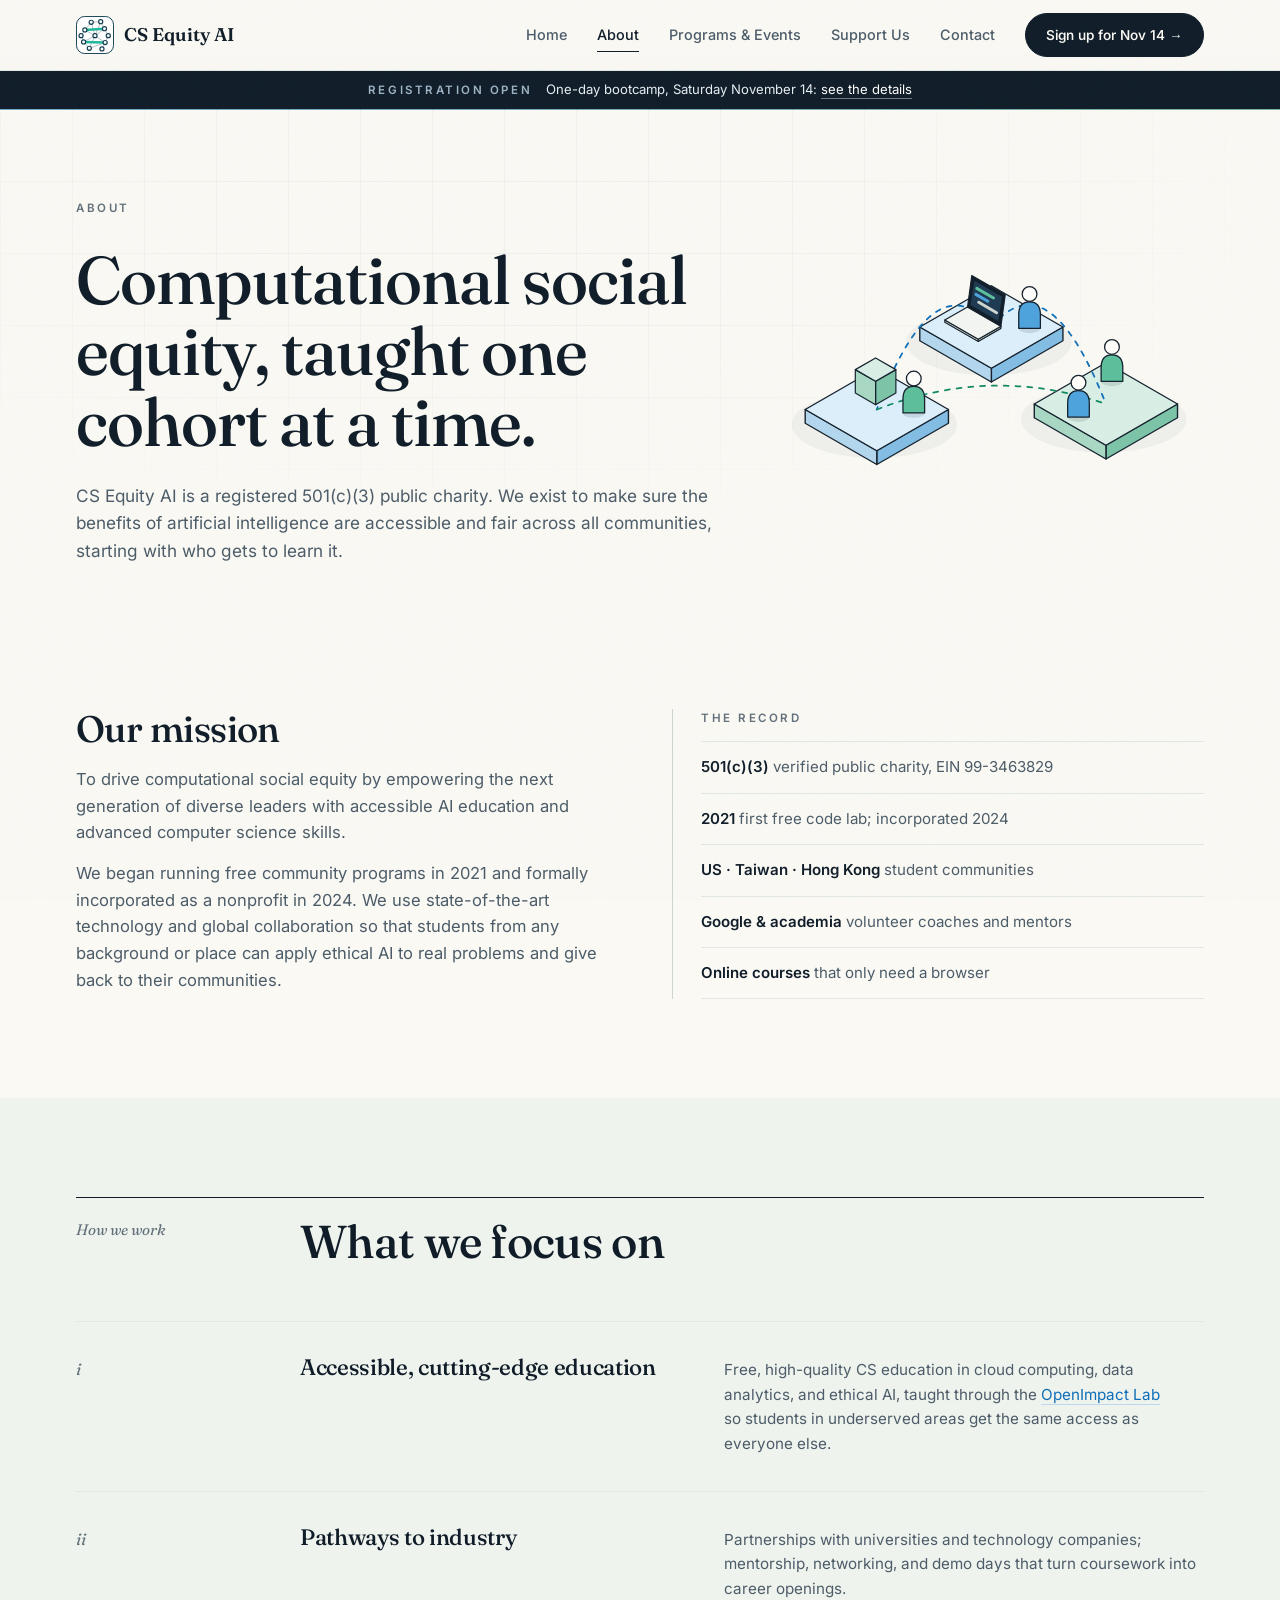
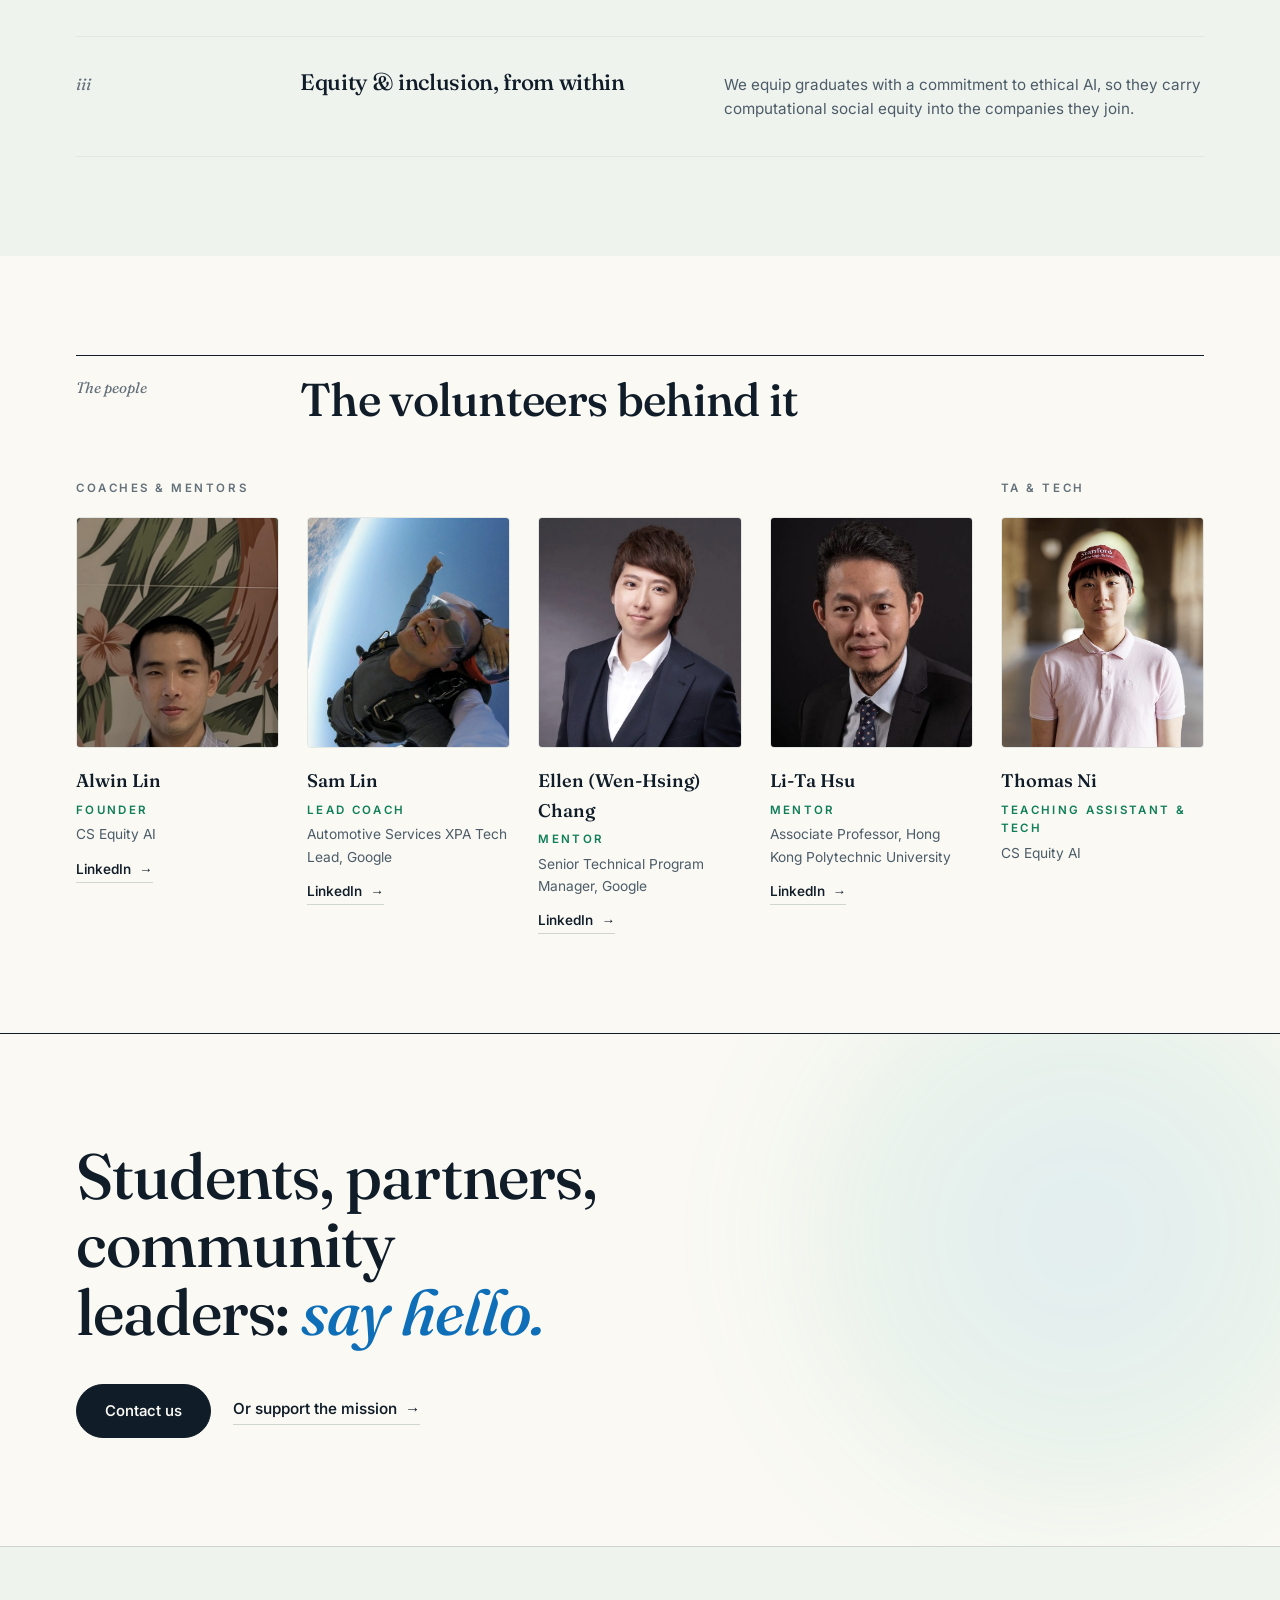
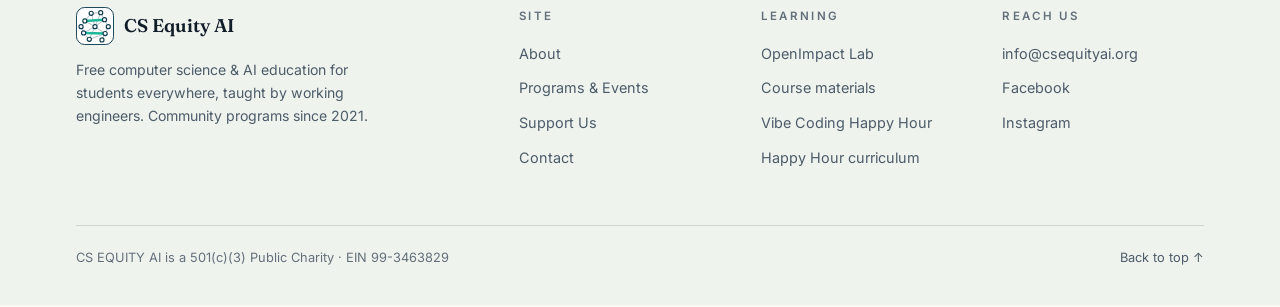
<file: about.html>
<!DOCTYPE html>
<html lang="en">
<head>
  <meta charset="UTF-8" />
  <meta name="viewport" content="width=device-width, initial-scale=1.0" />
  <title>About — CS Equity AI</title>
  <meta name="description" content="CS Equity AI is a verified 501(c)(3) nonprofit driving computational social equity through free AI and computer science education." />
  <link rel="canonical" href="https://csequityai.org/about" />
  <meta name="theme-color" content="#faf9f4" />
  <meta property="og:locale" content="en_US" />
  <meta property="og:type" content="website" />
  <meta property="og:site_name" content="CS Equity AI" />
  <meta property="og:title" content="About — CS Equity AI" />
  <meta property="og:description" content="CS Equity AI is a verified 501(c)(3) nonprofit driving computational social equity through free AI and computer science education." />
  <meta property="og:url" content="https://csequityai.org/about" />
  <meta property="og:image" content="https://csequityai.org/assets/img/og-image.jpg" />
  <meta property="og:image:width" content="1200" />
  <meta property="og:image:height" content="630" />
  <meta property="og:image:alt" content="CS Equity AI — we teach students to build with AI, not just use it. Free." />
  <meta name="twitter:card" content="summary_large_image" />
  <meta name="twitter:title" content="About — CS Equity AI" />
  <meta name="twitter:description" content="CS Equity AI is a verified 501(c)(3) nonprofit driving computational social equity through free AI and computer science education." />
  <meta name="twitter:image" content="https://csequityai.org/assets/img/og-image.jpg" />
  <link rel="icon" href="/favicon.ico" sizes="48x48" />
  <link rel="icon" type="image/png" sizes="96x96" href="/assets/img/favicon-96.png" />
  <link rel="apple-touch-icon" href="/assets/img/apple-touch-icon.png" />
  <link rel="manifest" href="/site.webmanifest" />
  <link rel="preload" href="assets/fonts/v5.3.0/fraunces-latin-opsz-normal.woff2" as="font" type="font/woff2" crossorigin />
  <link rel="preload" href="assets/fonts/v5.3.0/inter-latin-wght-normal.woff2" as="font" type="font/woff2" crossorigin />
  <link rel="stylesheet" href="assets/css/style.css?v=0a7c9765" />
  <script>document.documentElement.className+=" js";addEventListener("load",function(){setTimeout(function(){if(!window.__cseq)document.documentElement.classList.remove("js")},1500)});</script>

  <script type="application/ld+json">{"@context":"https://schema.org","@graph":[{"@type":"WebSite","@id":"https://csequityai.org/#website","url":"https://csequityai.org/","name":"CS Equity AI","publisher":{"@id":"https://csequityai.org/#org"},"inLanguage":"en"},{"@type":"AboutPage","@id":"https://csequityai.org/about#page","url":"https://csequityai.org/about","name":"About — CS Equity AI","description":"CS Equity AI is a verified 501(c)(3) nonprofit driving computational social equity through free AI and computer science education.","isPartOf":{"@id":"https://csequityai.org/#website"},"inLanguage":"en"},{"@type":"BreadcrumbList","itemListElement":[{"@type":"ListItem","position":1,"name":"Home","item":"https://csequityai.org/"},{"@type":"ListItem","position":2,"name":"About","item":"https://csequityai.org/about"}]}]}</script>
</head>
<body>
<a class="skip-link" href="#main">Skip to content</a>

<header class="nav" id="top">
  <div class="nav-inner">
    <a class="brand" href="index.html"><img class="brand-mark" src="assets/img/logo-mark.svg" width="38" height="38" alt="" /> CS&nbsp;Equity&nbsp;AI</a>
    <button class="nav-burger" aria-label="Menu" aria-expanded="false"><span></span><span></span><span></span></button>
    <nav class="nav-links">
      <a href="index.html">Home</a>
      <a href="about.html" class="active">About</a>
      <a href="events.html">Programs & Events</a>
      <a href="support.html">Support Us</a>
      <a href="contact.html">Contact</a>
      <a class="btn sm" href="https://forms.gle/d4iYPMVnYYJ8Zn3h9" target="_blank" rel="noopener"><span>Sign up for Nov&nbsp;14&nbsp;<span class="a">→</span></span></a>
    </nav>
  </div>
</header>

<div class="announce">
  <span class="label">Registration open</span> One-day bootcamp, Saturday November 14: <a href="bootcamp.html">see the details</a>
</div>


<section id="main" tabindex="-1" class="page-head">
  <div class="wrap has-art">
    <div class="page-head-text">
      <span class="label reveal-blur visible">About</span>
      <h1>Computational social equity, taught one cohort at a time.</h1>
      <p class="lede">CS Equity AI is a registered 501(c)(3) public charity. We exist to make sure the benefits of artificial intelligence are accessible and fair across all communities, starting with who gets to learn it.</p>
    </div>
    <div class="page-art reveal" aria-hidden="true"><img src="assets/img/art-about.svg" width="437" height="328" alt="" decoding="async" /></div>
  </div>
</section>

<section class="section">
  <div class="wrap">
    <div class="two-col reveal">
      <div>
        <h2 style="font-size: clamp(1.7rem, 3vw, 2.3rem); max-width: 20ch;">Our mission</h2>
        <p style="color: var(--ink-2); margin-top: 18px;">To drive computational social equity by empowering the next generation of diverse leaders with accessible AI education and advanced computer science skills.</p>
        <p style="color: var(--ink-2); margin-top: 14px;">We began running free community programs in 2021 and formally incorporated as a nonprofit in 2024. We use state-of-the-art technology and global collaboration so that students from any background or place can apply ethical AI to real problems and give back to their communities.</p>
      </div>
      <div class="side">
        <span class="label" style="display:block; margin-bottom: 14px;">The record</span>
        <ul class="plain-list">
          <li><b>501(c)(3)</b> verified public charity, EIN <span class="nowrap">99-3463829</span></li>
          <li><b>2021</b> first free code lab; incorporated 2024</li>
          <li><b>US · Taiwan · Hong Kong</b> student communities</li>
          <li><b>Google &amp; academia</b> volunteer coaches and mentors</li>
          <li><b>Online courses</b> that only need a browser</li>
        </ul>
      </div>
    </div>
  </div>
</section>

<section class="section tint">
  <div class="wrap">
    <div class="sec-head reveal">
      <span class="idx">How we work</span>
      <div>
        <h2>What we focus on</h2>
      </div>
    </div>
    <div class="pillars stagger">
      <div class="pillar">
        <span class="no">i</span>
        <h3>Accessible, cutting-edge education</h3>
        <p>Free, high-quality CS education in cloud computing, data analytics, and ethical AI, taught through the <a href="https://oil2-next-827682634474.asia-east1.run.app/" target="_blank" rel="noopener">OpenImpact Lab</a> so students in underserved areas get the same access as everyone else.</p>
      </div>
      <div class="pillar">
        <span class="no">ii</span>
        <h3>Pathways to industry</h3>
        <p>Partnerships with universities and technology companies; mentorship, networking, and demo days that turn coursework into career openings.</p>
      </div>
      <div class="pillar">
        <span class="no">iii</span>
        <h3>Equity &amp; inclusion, from within</h3>
        <p>We equip graduates with a commitment to ethical AI, so they carry computational social equity into the companies they join.</p>
      </div>
    </div>
  </div>
</section>

<section class="section">
  <div class="wrap">
    <div class="sec-head reveal">
      <span class="idx">The people</span>
      <div>
        <h2>The volunteers behind it</h2>
      </div>
    </div>
    
    <div class="team-groups">
      <div class="team-group reveal">
        <span class="label">Coaches &amp; mentors</span>
        <div class="team stagger">
          <div class="member">
            <div class="photo"><img width="512" height="1110" loading="lazy" decoding="async" src="assets/img/team-alwin.jpg" alt="Alwin Lin" /></div>
            <h3>Alwin Lin</h3>
            <div class="role">Founder</div>
            <div class="org">CS Equity AI</div>
            <a class="arrow-link" href="https://www.linkedin.com/in/alwin-lin" target="_blank" rel="noopener">LinkedIn <span class="a">→</span></a>
          </div>
          <div class="member">
            <div class="photo"><img width="700" height="525" loading="lazy" decoding="async" src="assets/img/team-sam.jpg" alt="Sam Lin" /></div>
            <h3>Sam Lin</h3>
            <div class="role">Lead Coach</div>
            <div class="org">Automotive Services XPA Tech Lead, Google</div>
            <a class="arrow-link" href="https://www.linkedin.com/in/samlin001/" target="_blank" rel="noopener">LinkedIn <span class="a">→</span></a>
          </div>
          <div class="member">
            <div class="photo"><img width="700" height="700" loading="lazy" decoding="async" src="assets/img/team-ellen.jpg" alt="Ellen (Wen-Hsing) Chang" /></div>
            <h3>Ellen <span class="nowrap">(Wen-Hsing)</span> Chang</h3>
            <div class="role">Mentor</div>
            <div class="org">Senior Technical Program Manager, Google</div>
            <a class="arrow-link" href="https://www.linkedin.com/in/ellenwhchang/" target="_blank" rel="noopener">LinkedIn <span class="a">→</span></a>
          </div>
          <div class="member">
            <div class="photo"><img width="546" height="808" loading="lazy" decoding="async" src="assets/img/team-lita.jpg" alt="Li-Ta Hsu" /></div>
            <h3>Li-Ta Hsu</h3>
            <div class="role">Mentor</div>
            <div class="org">Associate Professor, Hong Kong Polytechnic University</div>
            <a class="arrow-link" href="https://www.linkedin.com/in/li-ta-hsu-93193b68/" target="_blank" rel="noopener">LinkedIn <span class="a">→</span></a>
          </div>
        </div>
      </div>
      <div class="team-group reveal">
        <span class="label">TA &amp; tech</span>
        <div class="team stagger">
          <div class="member">
            <div class="photo"><img width="700" height="795" loading="lazy" decoding="async" src="assets/img/team-thomas.jpg" alt="Thomas Ni" /></div>
            <h3>Thomas Ni</h3>
            <div class="role">Teaching Assistant &amp; Tech</div>
            <div class="org">CS Equity AI</div>
          </div>
        </div>
      </div>
    </div>

  </div>
</section>

<section class="endcap">
  <div class="wrap reveal">
    <h2>Students, partners, community leaders: <span class="accent">say hello.</span></h2>
    <div class="row">
      <a class="btn" href="contact.html"><span>Contact us</span></a>
      <a class="arrow-link" href="support.html">Or support the mission <span class="a">→</span></a>
    </div>
  </div>
</section>


<footer>
  <div class="footer-inner">
    <div class="footer-grid">
      <div>
        <div class="brand"><img class="brand-mark" src="assets/img/logo-mark.svg" width="38" height="38" alt="" /> CS&nbsp;Equity&nbsp;AI</div>
        <p>Free computer science &amp; AI education for students everywhere, taught by working engineers. Community programs since 2021.</p>
      </div>
      <div>
        <h2>Site</h2>
        <ul>
          <li><a href="about.html">About</a></li>
          <li><a href="events.html">Programs &amp; Events</a></li>
          <li><a href="support.html">Support Us</a></li>
          <li><a href="contact.html">Contact</a></li>
        </ul>
      </div>
      <div>
        <h2>Learning</h2>
        <ul>
          <li><a href="https://oil2-next-827682634474.asia-east1.run.app/" target="_blank" rel="noopener">OpenImpact Lab</a></li>
          <li><a href="https://github.com/Alwin-Lin/mle-star-Bootcamp" target="_blank" rel="noopener">Course materials</a></li>
          <li><a href="events/vibe-coding-happy-hour.html">Vibe Coding Happy Hour</a></li>
          <li><a href="https://github.com/samlin-ai/vibe-coding-happy-hour" target="_blank" rel="noopener">Happy Hour curriculum</a></li>
        </ul>
      </div>
      <div>
        <h2>Reach us</h2>
        <ul>
          <li><a href="mailto:info@csequityai.org">info@csequityai.org</a></li>
          <li><a href="https://www.facebook.com/csequityai" target="_blank" rel="noopener">Facebook</a></li>
          <li><a href="https://www.instagram.com/csequityai/" target="_blank" rel="noopener">Instagram</a></li>
        </ul>
      </div>
    </div>
    <div class="footer-bottom">
      <span>CS EQUITY AI is a 501(c)(3) Public Charity · EIN <span class="nowrap">99-3463829</span></span>
      <span class="soc">
        <a class="top" href="#top">Back to top ↑</a>
      </span>
    </div>
  </div>
</footer>

<script src="assets/js/main.js?v=5486d7fa"></script>
</body>
</html>
</file>
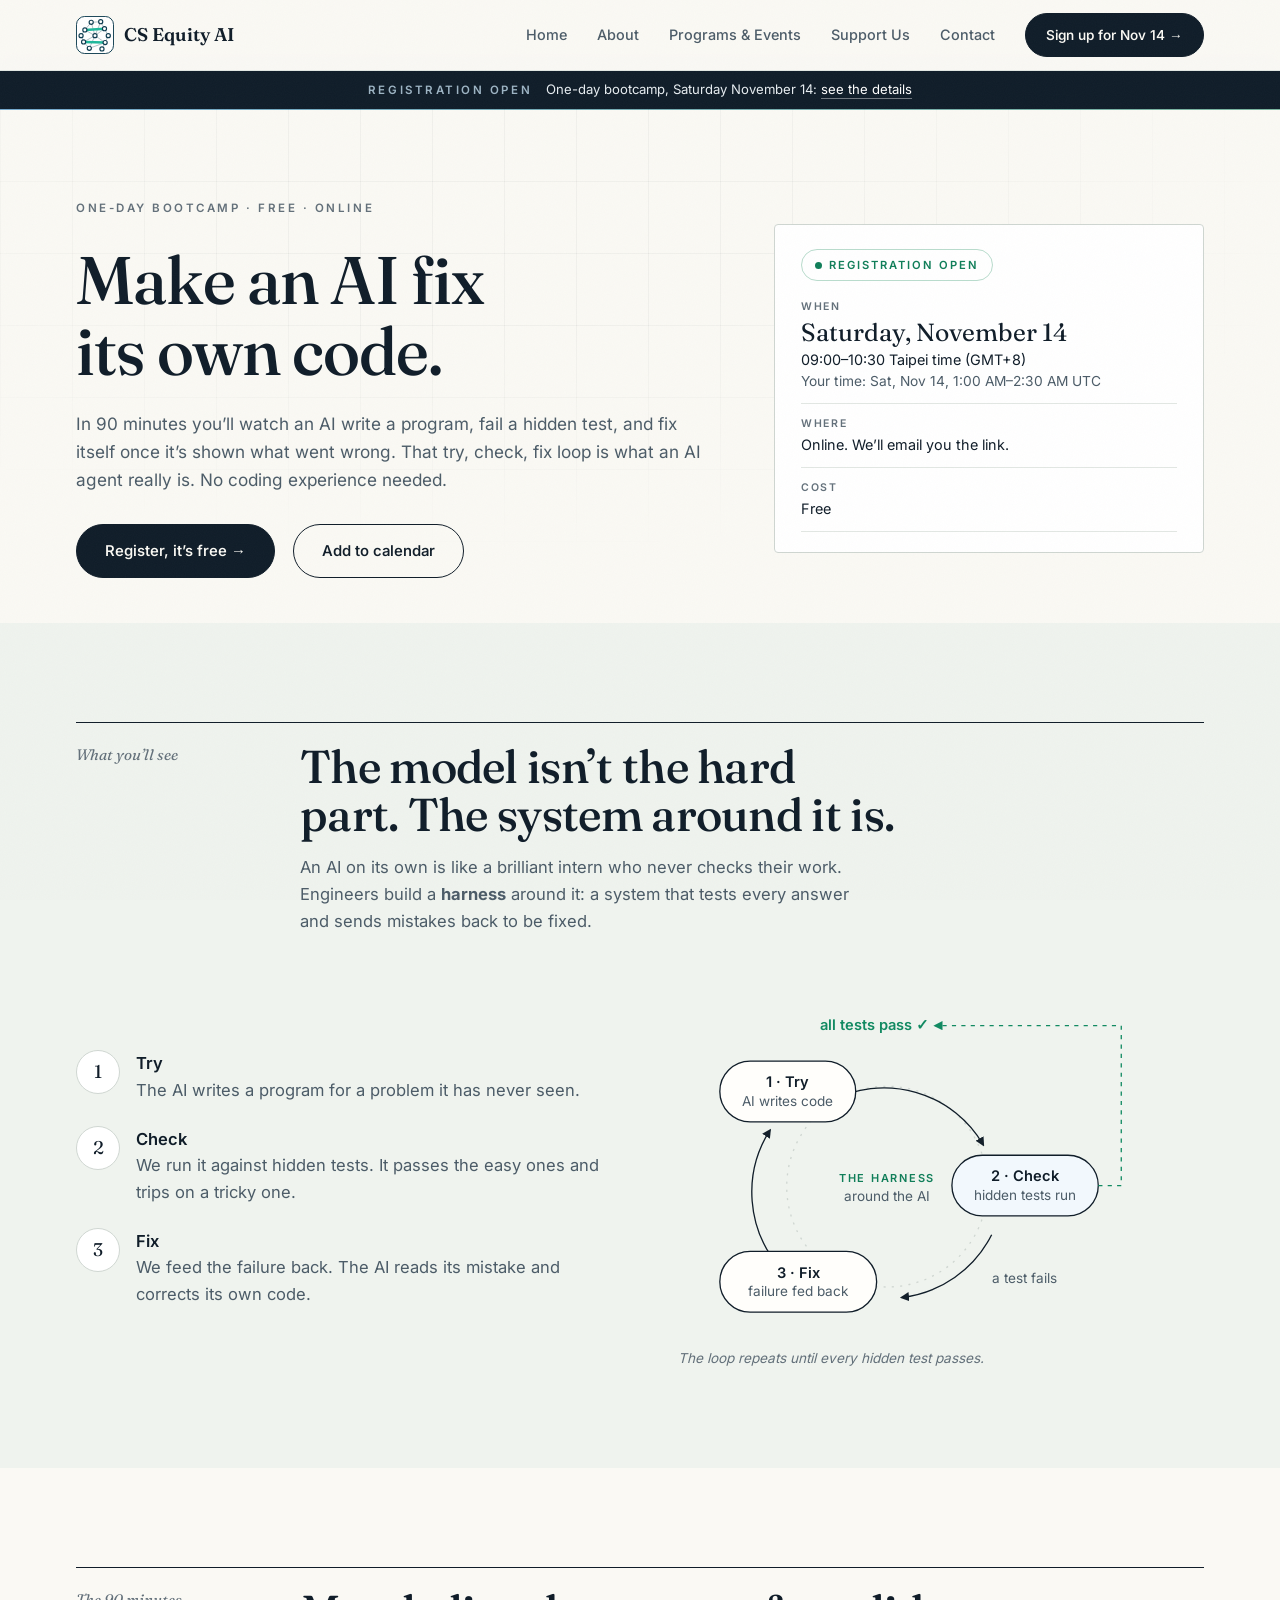
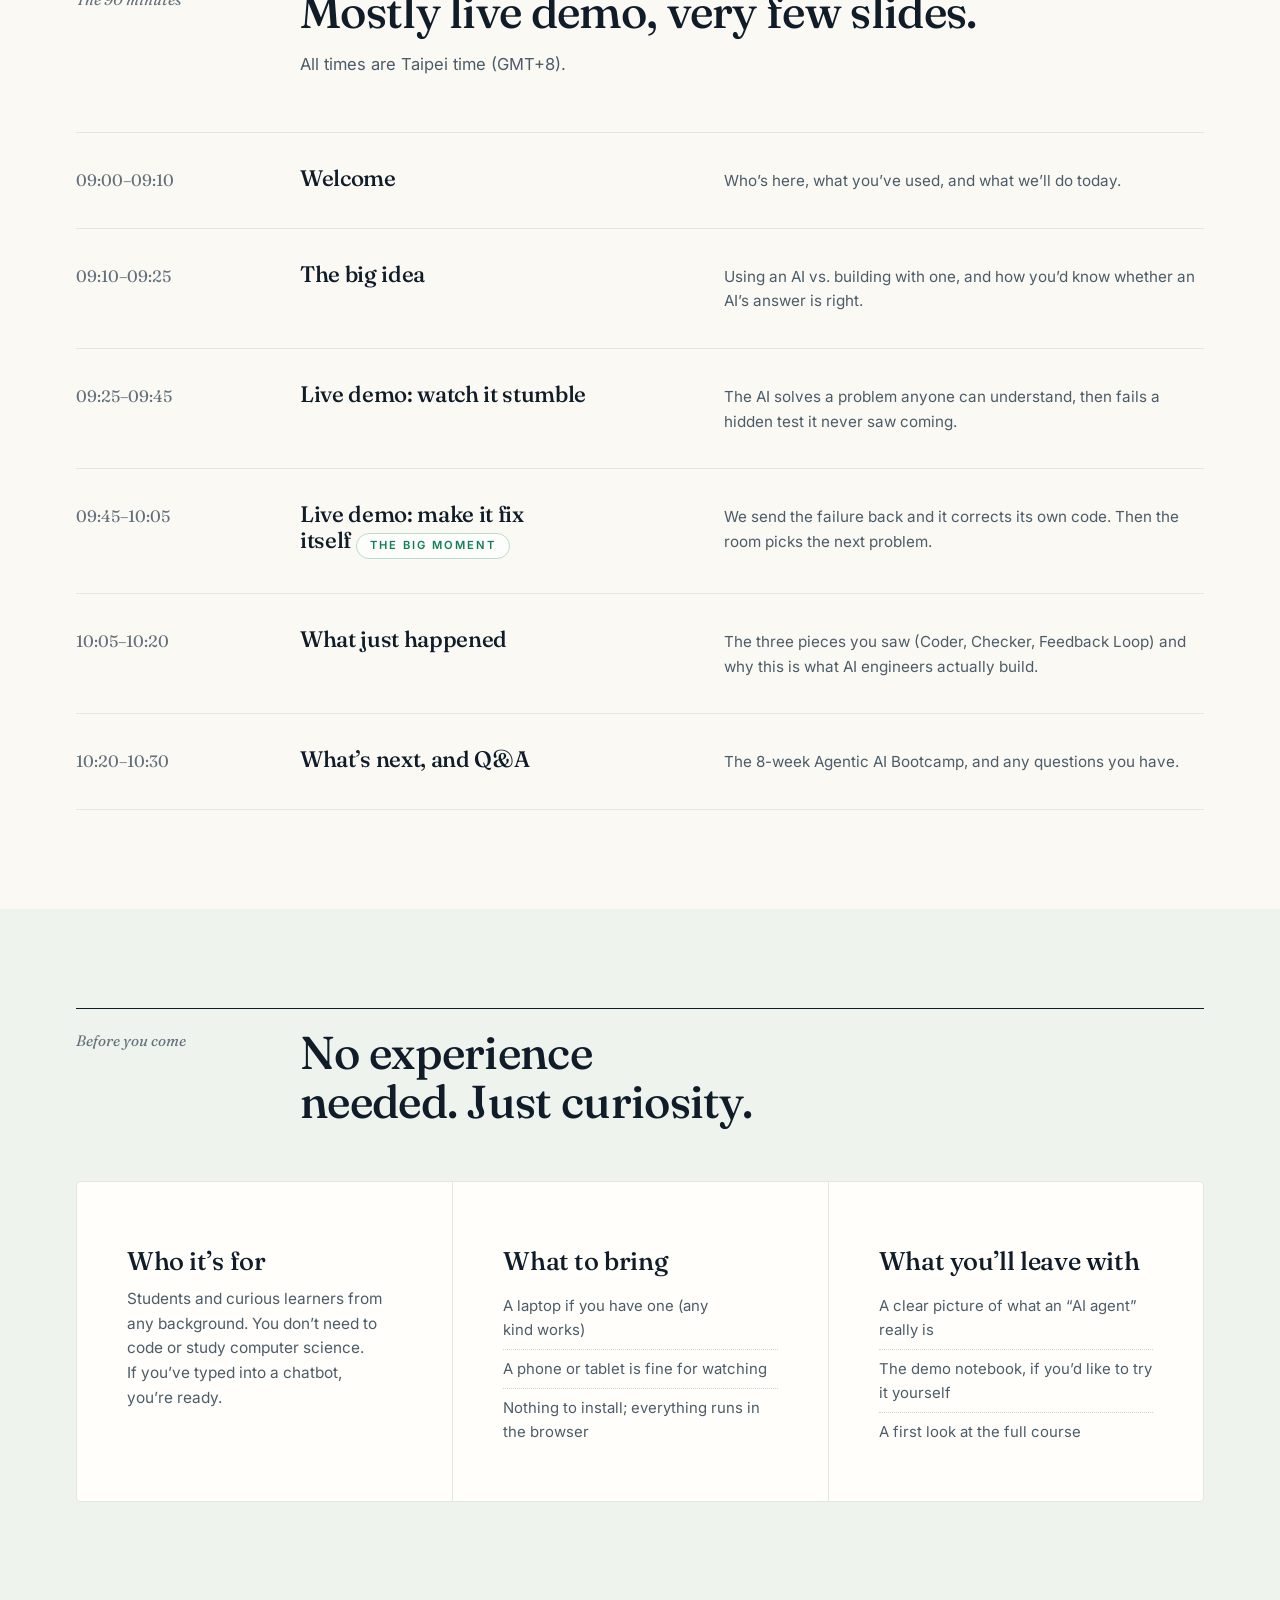
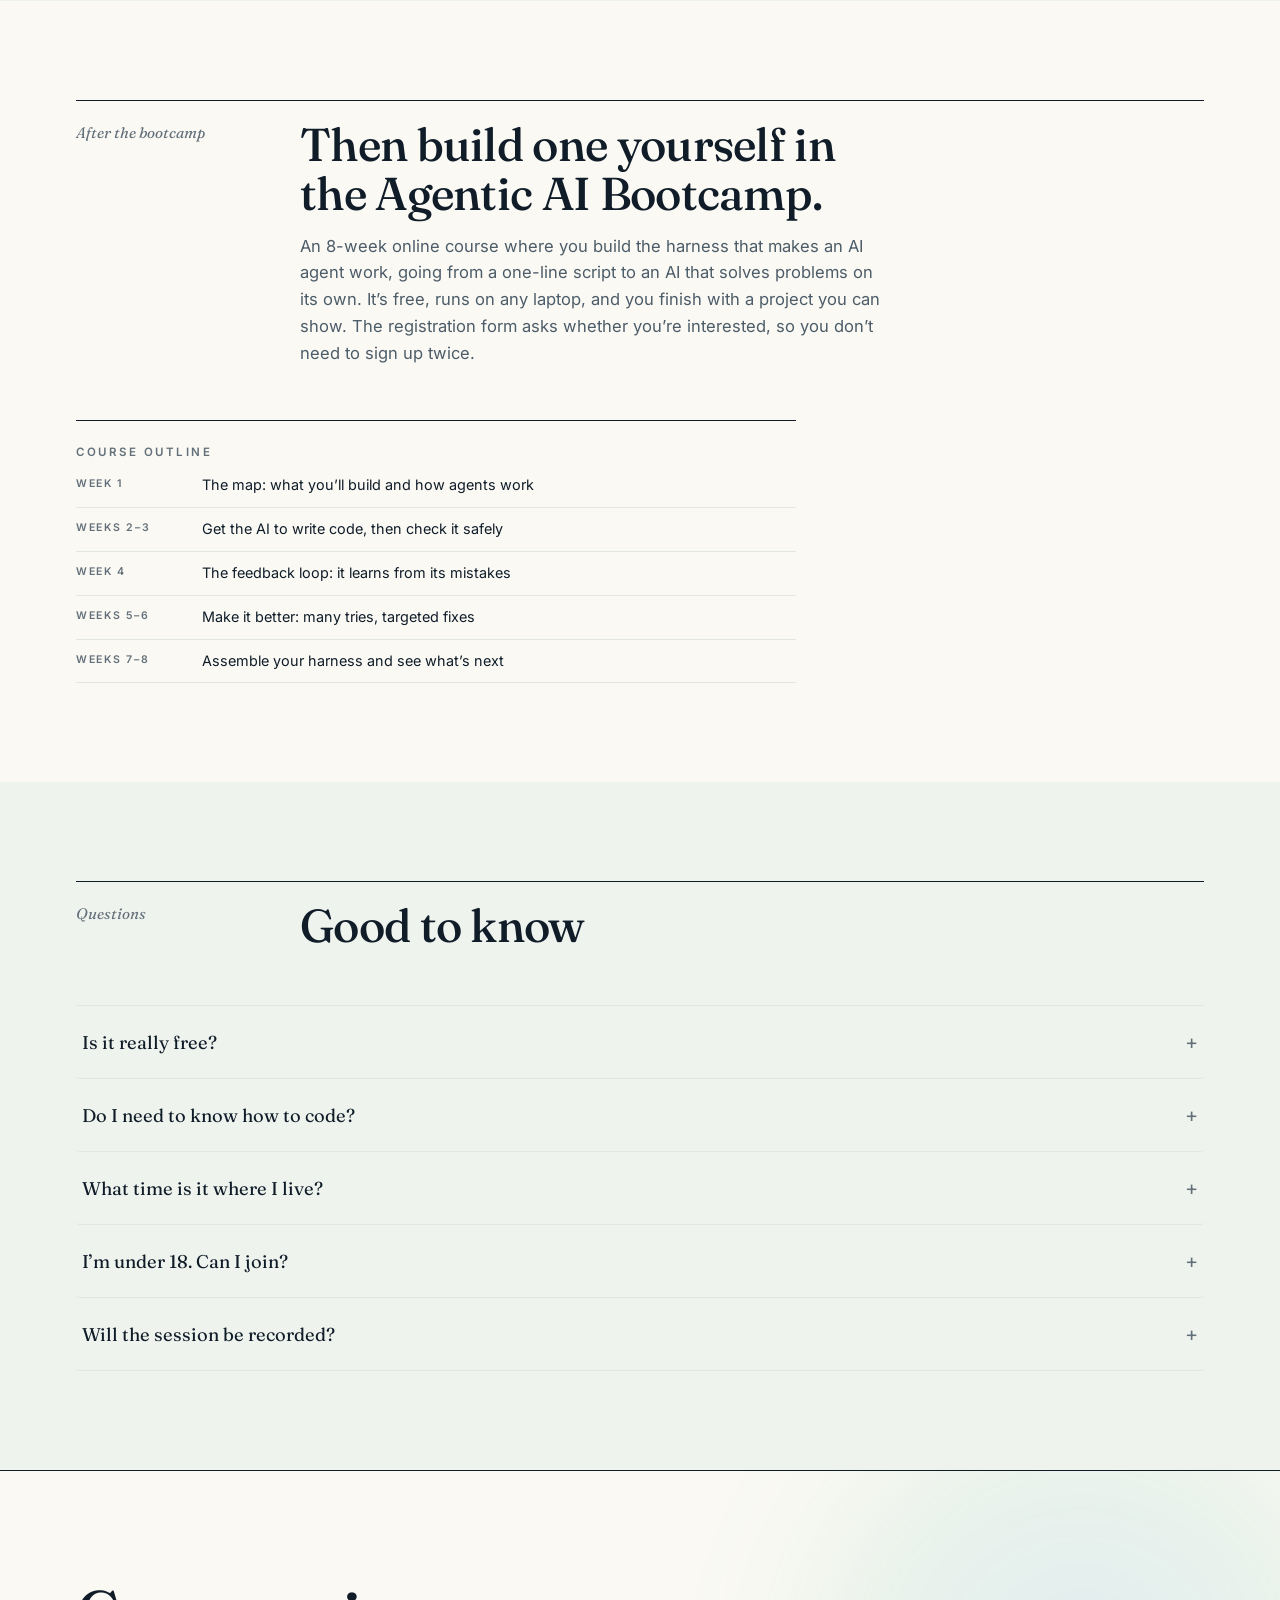
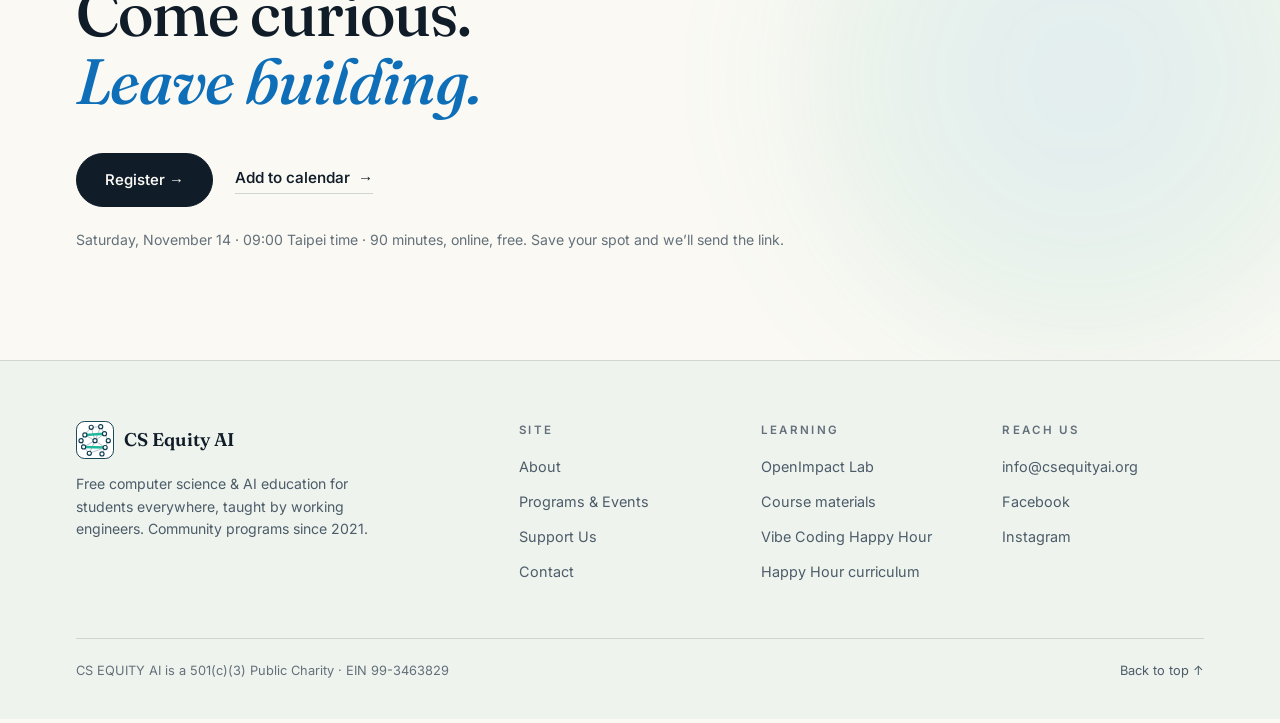
<file: bootcamp.html>
<!DOCTYPE html>
<html lang="en">
<head>
  <meta charset="UTF-8" />
  <meta name="viewport" content="width=device-width, initial-scale=1.0" />
  <title>Make an AI Fix Its Own Code: Free One-Day Bootcamp — CS Equity AI</title>
  <meta name="description" content="A free, 90-minute online bootcamp. Watch an AI write code, fail a hidden test, and fix itself. No coding experience needed. Saturday, November 14, 09:00–10:30 Taipei time." />
  <link rel="canonical" href="https://csequityai.org/bootcamp" />
  <meta name="theme-color" content="#faf9f4" />
  <meta property="og:locale" content="en_US" />
  <meta property="og:type" content="website" />
  <meta property="og:site_name" content="CS Equity AI" />
  <meta property="og:title" content="Make an AI fix its own code: free one-day bootcamp" />
  <meta property="og:description" content="A free, 90-minute online bootcamp. Watch an AI write code, fail a hidden test, and fix itself. No coding experience needed. Saturday, November 14, 09:00–10:30 Taipei time." />
  <meta property="og:url" content="https://csequityai.org/bootcamp" />
  <meta property="og:image" content="https://csequityai.org/assets/img/og-image.jpg" />
  <meta property="og:image:width" content="1200" />
  <meta property="og:image:height" content="630" />
  <meta property="og:image:alt" content="CS Equity AI — we teach students to build with AI, not just use it. Free." />
  <meta name="twitter:card" content="summary_large_image" />
  <meta name="twitter:title" content="Make an AI fix its own code: free one-day bootcamp" />
  <meta name="twitter:description" content="A free, 90-minute online bootcamp. Watch an AI write code, fail a hidden test, and fix itself. No coding experience needed. Saturday, November 14, 09:00–10:30 Taipei time." />
  <meta name="twitter:image" content="https://csequityai.org/assets/img/og-image.jpg" />
  <link rel="icon" href="/favicon.ico" sizes="48x48" />
  <link rel="icon" type="image/png" sizes="96x96" href="/assets/img/favicon-96.png" />
  <link rel="apple-touch-icon" href="/assets/img/apple-touch-icon.png" />
  <link rel="manifest" href="/site.webmanifest" />
  <link rel="preload" href="assets/fonts/v5.3.0/fraunces-latin-opsz-normal.woff2" as="font" type="font/woff2" crossorigin />
  <link rel="preload" href="assets/fonts/v5.3.0/inter-latin-wght-normal.woff2" as="font" type="font/woff2" crossorigin />
  <link rel="stylesheet" href="assets/css/style.css?v=0a7c9765" />
  <script>document.documentElement.className+=" js";addEventListener("load",function(){setTimeout(function(){if(!window.__cseq)document.documentElement.classList.remove("js")},1500)});</script>

  <script type="application/ld+json">{"@context":"https://schema.org","@type":"Event","name":"Make an AI Fix Its Own Code: One-Day Bootcamp","description":"A free, 90-minute online bootcamp. Watch an AI write code, fail a hidden test, and fix itself. No coding experience needed. Saturday, November 14, 09:00–10:30 Taipei time.","startDate":"2026-11-14T09:00:00+08:00","endDate":"2026-11-14T10:30:00+08:00","eventAttendanceMode":"https://schema.org/OnlineEventAttendanceMode","eventStatus":"https://schema.org/EventScheduled","location":{"@type":"VirtualLocation","url":"https://csequityai.org/bootcamp"},"isAccessibleForFree":true,"offers":{"@type":"Offer","price":"0","priceCurrency":"USD","url":"https://forms.gle/d4iYPMVnYYJ8Zn3h9","availability":"https://schema.org/InStock"},"organizer":{"@type":"NGO","name":"CS Equity AI","url":"https://csequityai.org/"},"image":"https://csequityai.org/assets/img/og-image.jpg"}</script>
</head>
<body>
<a class="skip-link" href="#main">Skip to content</a>

<header class="nav" id="top">
  <div class="nav-inner">
    <a class="brand" href="index.html"><img class="brand-mark" src="assets/img/logo-mark.svg" width="38" height="38" alt="" /> CS&nbsp;Equity&nbsp;AI</a>
    <button class="nav-burger" aria-label="Menu" aria-expanded="false"><span></span><span></span><span></span></button>
    <nav class="nav-links">
      <a href="index.html">Home</a>
      <a href="about.html">About</a>
      <a href="events.html">Programs & Events</a>
      <a href="support.html">Support Us</a>
      <a href="contact.html">Contact</a>
      <a class="btn sm" href="https://forms.gle/d4iYPMVnYYJ8Zn3h9" target="_blank" rel="noopener"><span>Sign up for Nov&nbsp;14&nbsp;<span class="a">→</span></span></a>
    </nav>
  </div>
</header>

<div class="announce">
  <span class="label">Registration open</span> One-day bootcamp, Saturday November 14: <a href="bootcamp.html">see the details</a>
</div>


<section id="main" tabindex="-1" class="page-head">
  <div class="wrap has-art">
    <div class="page-head-text">
      <span class="label reveal-blur visible">One-day bootcamp · Free · Online</span>
      <h1>Make an AI <span class="accent-g">fix</span> its own code.</h1>
      <p class="lede">In 90 minutes you’ll watch an AI write a program, fail a hidden test, and fix itself once it’s shown what went wrong. That try, check, fix loop is what an AI agent really is. No coding experience needed.</p>
      <div class="hero-ctas">
        <a class="btn" href="https://forms.gle/d4iYPMVnYYJ8Zn3h9" target="_blank" rel="noopener"><span>Register, it’s free&nbsp;<span class="a">→</span></span></a>
        <a class="btn line" href="https://calendar.app.google/fPa53DaiCvgDz3JW8" target="_blank" rel="noopener"><span>Add to calendar</span></a>
      </div>
    </div>
    <aside class="glance bc-when reveal" aria-label="Date and time">
      <span class="tag green"><span class="pulse"></span>Registration open</span>
      <dl>
        <div><dt>When</dt><dd class="bc-big">Saturday, November 14</dd><dd>09:00–10:30 Taipei time (GMT+8)</dd><dd class="bc-local" data-local-time data-start="2026-11-14T01:00:00Z" data-end="2026-11-14T02:30:00Z">Fri Nov 13, 5:00–6:30 PM Pacific</dd></div>
        <div><dt>Where</dt><dd>Online. We’ll email you the link.</dd></div>
        <div><dt>Cost</dt><dd>Free</dd></div>
      </dl>
    </aside>
  </div>
</section>

<section class="section tint">
  <div class="wrap">
    <div class="sec-head reveal">
      <span class="idx">What you’ll see</span>
      <div>
        <h2>The model isn’t the hard part. The system around it is.</h2>
        <p class="sub">An AI on its own is like a brilliant intern who never checks their work. Engineers build a <b>harness</b> around it: a system that tests every answer and sends mistakes back to be fixed.</p>
      </div>
    </div>
    <div class="bc-split">
      <ol class="bc-steps stagger">
        <li><span class="n">1</span><div><b>Try</b><span>The AI writes a program for a problem it has never seen.</span></div></li>
        <li><span class="n">2</span><div><b>Check</b><span>We run it against hidden tests. It passes the easy ones and trips on a tricky one.</span></div></li>
        <li><span class="n">3</span><div><b>Fix</b><span>We feed the failure back. The AI reads its mistake and corrects its own code.</span></div></li>
      </ol>
      <figure class="dg dg-loop reveal">
        <svg viewBox="0 0 440 330" role="img" aria-labelledby="loop-t loop-d"><title id="loop-t">The try, check, fix loop</title><desc id="loop-d">The AI tries to write code, hidden tests check it, and a failed test is fed back so it can fix its code. The loop repeats until all tests pass.</desc>
<defs><marker id="loop-ar" viewBox="0 0 10 10" refX="8" refY="5" markerWidth="7" markerHeight="7" orient="auto"><path d="M0 0L10 5L0 10z" fill="#14202b"/></marker><marker id="loop-ag" viewBox="0 0 10 10" refX="8" refY="5" markerWidth="7" markerHeight="7" orient="auto"><path d="M0 0L10 5L0 10z" fill="#128a62"/></marker></defs>
<circle cx="200" cy="190" r="96" class="spoke" fill="none" stroke-dasharray="2 6"/>
<text x="200" y="186" text-anchor="middle" class="k">THE HARNESS</text><text x="200" y="204" text-anchor="middle">around the AI</text>
<path d="M146 108 A110 110 0 0 1 292 150" class="edge" marker-end="url(#loop-ar)"/>
<path d="M300 236 A110 110 0 0 1 214 296" class="edge" marker-end="url(#loop-ar)"/>
<path d="M98 268 A110 110 0 0 1 88 136" class="edge" marker-end="url(#loop-ar)"/>
<rect x="40" y="70" width="130" height="58" rx="29" class="node"/><text x="105" y="95" text-anchor="middle" class="h-sm">1 · Try</text><text x="105" y="113" text-anchor="middle">AI writes code</text>
<rect x="262" y="160" width="140" height="58" rx="29" class="node node-accent"/><text x="332" y="185" text-anchor="middle" class="h-sm">2 · Check</text><text x="332" y="203" text-anchor="middle">hidden tests run</text>
<rect x="40" y="252" width="150" height="58" rx="29" class="node"/><text x="115" y="277" text-anchor="middle" class="h-sm">3 · Fix</text><text x="115" y="295" text-anchor="middle">failure fed back</text>
<text x="300" y="282" class="s">a test fails</text>
<path d="M402 189 H424 V36 H246" class="edge dashed" style="stroke:#128a62" marker-end="url(#loop-ag)"/>
<text x="240" y="40" text-anchor="end" class="h-sm" style="fill:#128a62">all tests pass ✓</text>
</svg>
        <figcaption>The loop repeats until every hidden test passes.</figcaption>
      </figure>
    </div>
  </div>
</section>

<section class="section">
  <div class="wrap">
    <div class="sec-head reveal">
      <span class="idx">The 90 minutes</span>
      <div>
        <h2>Mostly live demo, very few slides.</h2>
        <p class="sub">All times are Taipei time (GMT+8).</p>
      </div>
    </div>
    <div class="pillars bc-agenda stagger">
      <div class="pillar">
        <span class="no"><time>09:00–09:10</time></span>
        <h3>Welcome</h3>
        <p>Who’s here, what you’ve used, and what we’ll do today.</p>
      </div>
      <div class="pillar">
        <span class="no"><time>09:10–09:25</time></span>
        <h3>The big idea</h3>
        <p>Using an AI vs. building with one, and how you’d know whether an AI’s answer is right.</p>
      </div>
      <div class="pillar">
        <span class="no"><time>09:25–09:45</time></span>
        <h3>Live demo: watch it stumble</h3>
        <p>The AI solves a problem anyone can understand, then fails a hidden test it never saw coming.</p>
      </div>
      <div class="pillar key">
        <span class="no"><time>09:45–10:05</time></span>
        <h3>Live demo: make it fix itself <span class="tag green">The big moment</span></h3>
        <p>We send the failure back and it corrects its own code. Then the room picks the next problem.</p>
      </div>
      <div class="pillar">
        <span class="no"><time>10:05–10:20</time></span>
        <h3>What just happened</h3>
        <p>The three pieces you saw (Coder, Checker, Feedback Loop) and why this is what AI engineers actually build.</p>
      </div>
      <div class="pillar">
        <span class="no"><time>10:20–10:30</time></span>
        <h3>What’s next, and Q&amp;A</h3>
        <p>The 8-week Agentic AI Bootcamp, and any questions you have.</p>
      </div>
    </div>
  </div>
</section>

<section class="section tint">
  <div class="wrap">
    <div class="sec-head reveal">
      <span class="idx">Before you come</span>
      <div><h2>No experience needed. Just curiosity.</h2></div>
    </div>
    <div class="split bc-cards stagger">
      <div>
        <h3>Who it’s for</h3>
        <p>Students and curious learners from any background. You don’t need to code or study computer science. If you’ve typed into a chatbot, you’re ready.</p>
      </div>
      <div>
        <h3>What to bring</h3>
        <ul class="bc-list"><li>A laptop if you have one (any kind works)</li><li>A phone or tablet is fine for watching</li><li>Nothing to install; everything runs in the browser</li></ul>
      </div>
      <div>
        <h3>What you’ll leave with</h3>
        <ul class="bc-list"><li>A clear picture of what an “AI agent” really is</li><li>The demo notebook, if you’d like to try it yourself</li><li>A first look at the full course</li></ul>
      </div>
    </div>
  </div>
</section>

<section class="section">
  <div class="wrap">
    <div class="sec-head reveal">
      <span class="idx">After the bootcamp</span>
      <div>
        <h2>Then build one yourself in the Agentic AI Bootcamp.</h2>
        <p class="sub">An 8-week online course where you build the harness that makes an AI agent work, going from a one-line script to an AI that solves problems on its own. It’s free, runs on any laptop, and you finish with a project you can show. The registration form asks whether you’re interested, so you don’t need to sign up twice.</p>
      </div>
    </div>
    <aside class="glance bc-weeks reveal" aria-label="Course outline">
      <span class="label">Course outline</span>
      <dl>
          <div><dt>Week 1</dt><dd>The map: what you’ll build and how agents work</dd></div>
          <div><dt>Weeks 2–3</dt><dd>Get the AI to write code, then check it safely</dd></div>
          <div><dt>Week 4</dt><dd>The feedback loop: it learns from its mistakes</dd></div>
          <div><dt>Weeks 5–6</dt><dd>Make it better: many tries, targeted fixes</dd></div>
          <div><dt>Weeks 7–8</dt><dd>Assemble your harness and see what’s next</dd></div>
      </dl>
    </aside>
  </div>
</section>

<section class="section tint">
  <div class="wrap">
    <div class="sec-head reveal">
      <span class="idx">Questions</span>
      <div><h2>Good to know</h2></div>
    </div>
    <div class="faq reveal">
      <div class="faq-item">
        <button class="faq-q">Is it really free? <span class="pm">+</span></button>
        <div class="faq-a"><p>Yes. Like every CS Equity AI program, this bootcamp is free.</p></div>
      </div>
      <div class="faq-item">
        <button class="faq-q">Do I need to know how to code? <span class="pm">+</span></button>
        <div class="faq-a"><p>No. You’ll watch the code run and follow the idea, not the syntax. If you know some Python, you can follow along in your own notebook.</p></div>
      </div>
      <div class="faq-item">
        <button class="faq-q">What time is it where I live? <span class="pm">+</span></button>
        <div class="faq-a"><p>It runs 09:00–10:30 Taipei time (GMT+8) on Saturday, November 14. In North America that’s Friday evening, November 13. The box at the top of this page shows the time in your own time zone.</p></div>
      </div>
      <div class="faq-item">
        <button class="faq-q">I’m under 18. Can I join? <span class="pm">+</span></button>
        <div class="faq-a"><p>Yes. The registration form asks for a parent or guardian’s contact, which we use only for course logistics.</p></div>
      </div>
      <div class="faq-item">
        <button class="faq-q">Will the session be recorded? <span class="pm">+</span></button>
        <div class="faq-a"><p>We may record it to show what the course is like. You can keep your camera off and use a nickname, and the form lets you tell us you’d rather not be in the recording.</p></div>
      </div>
    </div>
  </div>
</section>

<section class="endcap">
  <div class="wrap">
    <h2>Come curious. <span class="accent">Leave building.</span></h2>
    <div class="row reveal">
      <a class="btn" href="https://forms.gle/d4iYPMVnYYJ8Zn3h9" target="_blank" rel="noopener"><span>Register&nbsp;<span class="a">→</span></span></a>
      <a class="arrow-link" href="https://calendar.app.google/fPa53DaiCvgDz3JW8" target="_blank" rel="noopener">Add to calendar <span class="a">→</span></a>
    </div>
    <p class="note reveal">Saturday, November 14 · 09:00 Taipei time · 90 minutes, online, free. Save your spot and we’ll send the link.</p>
  </div>
</section>

<footer>
  <div class="footer-inner">
    <div class="footer-grid">
      <div>
        <div class="brand"><img class="brand-mark" src="assets/img/logo-mark.svg" width="38" height="38" alt="" /> CS&nbsp;Equity&nbsp;AI</div>
        <p>Free computer science &amp; AI education for students everywhere, taught by working engineers. Community programs since 2021.</p>
      </div>
      <div>
        <h2>Site</h2>
        <ul>
          <li><a href="about.html">About</a></li>
          <li><a href="events.html">Programs &amp; Events</a></li>
          <li><a href="support.html">Support Us</a></li>
          <li><a href="contact.html">Contact</a></li>
        </ul>
      </div>
      <div>
        <h2>Learning</h2>
        <ul>
          <li><a href="https://oil2-next-827682634474.asia-east1.run.app/" target="_blank" rel="noopener">OpenImpact Lab</a></li>
          <li><a href="https://github.com/Alwin-Lin/mle-star-Bootcamp" target="_blank" rel="noopener">Course materials</a></li>
          <li><a href="events/vibe-coding-happy-hour.html">Vibe Coding Happy Hour</a></li>
          <li><a href="https://github.com/samlin-ai/vibe-coding-happy-hour" target="_blank" rel="noopener">Happy Hour curriculum</a></li>
        </ul>
      </div>
      <div>
        <h2>Reach us</h2>
        <ul>
          <li><a href="mailto:info@csequityai.org">info@csequityai.org</a></li>
          <li><a href="https://www.facebook.com/csequityai" target="_blank" rel="noopener">Facebook</a></li>
          <li><a href="https://www.instagram.com/csequityai/" target="_blank" rel="noopener">Instagram</a></li>
        </ul>
      </div>
    </div>
    <div class="footer-bottom">
      <span>CS EQUITY AI is a 501(c)(3) Public Charity · EIN <span class="nowrap">99-3463829</span></span>
      <span class="soc">
        <a class="top" href="#top">Back to top ↑</a>
      </span>
    </div>
  </div>
</footer>

<script src="assets/js/main.js?v=5486d7fa"></script>
</body>
</html>
</file>
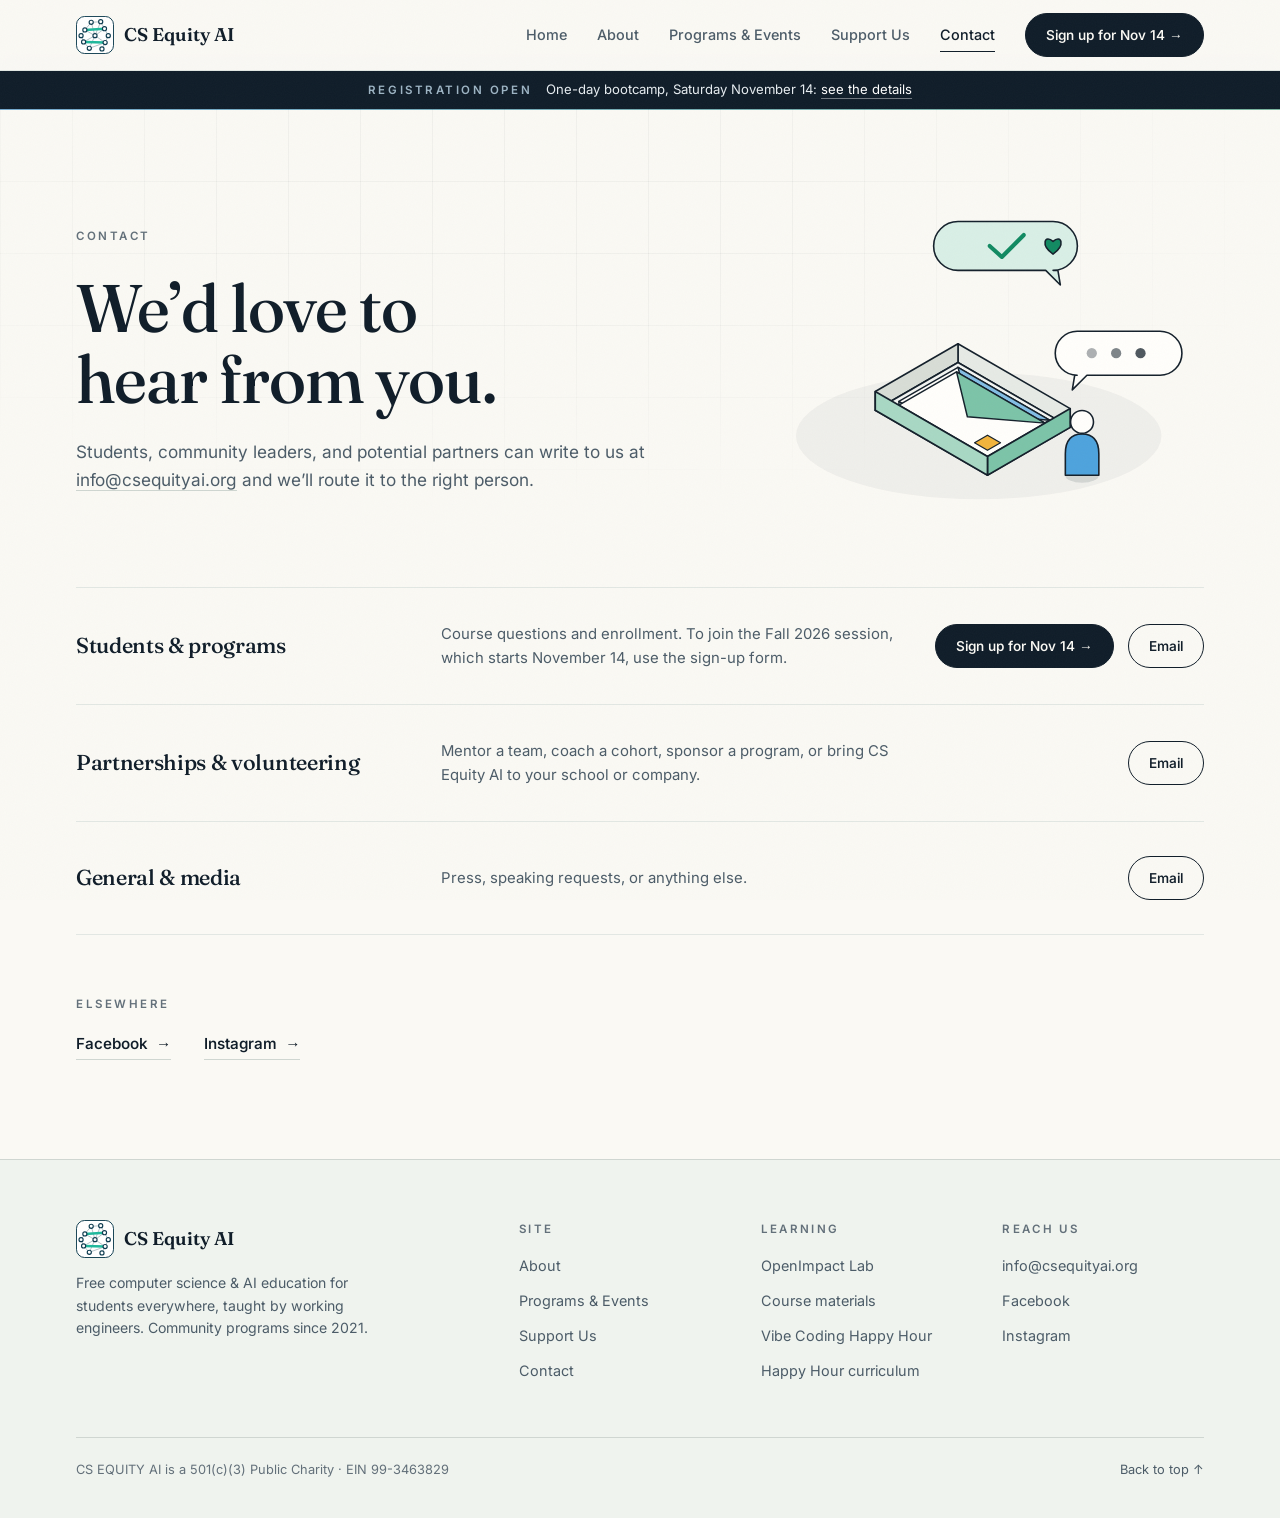
<file: contact.html>
<!DOCTYPE html>
<html lang="en">
<head>
  <meta charset="UTF-8" />
  <meta name="viewport" content="width=device-width, initial-scale=1.0" />
  <title>Contact — CS Equity AI</title>
  <meta name="description" content="Contact CS Equity AI about courses, enrollment, partnerships, volunteering or media. Write to info@csequityai.org." />
  <link rel="canonical" href="https://csequityai.org/contact" />
  <meta name="theme-color" content="#faf9f4" />
  <meta property="og:locale" content="en_US" />
  <meta property="og:type" content="website" />
  <meta property="og:site_name" content="CS Equity AI" />
  <meta property="og:title" content="Contact — CS Equity AI" />
  <meta property="og:description" content="Contact CS Equity AI about courses, enrollment, partnerships, volunteering or media. Write to info@csequityai.org." />
  <meta property="og:url" content="https://csequityai.org/contact" />
  <meta property="og:image" content="https://csequityai.org/assets/img/og-image.jpg" />
  <meta property="og:image:width" content="1200" />
  <meta property="og:image:height" content="630" />
  <meta property="og:image:alt" content="CS Equity AI — we teach students to build with AI, not just use it. Free." />
  <meta name="twitter:card" content="summary_large_image" />
  <meta name="twitter:title" content="Contact — CS Equity AI" />
  <meta name="twitter:description" content="Contact CS Equity AI about courses, enrollment, partnerships, volunteering or media. Write to info@csequityai.org." />
  <meta name="twitter:image" content="https://csequityai.org/assets/img/og-image.jpg" />
  <link rel="icon" href="/favicon.ico" sizes="48x48" />
  <link rel="icon" type="image/png" sizes="96x96" href="/assets/img/favicon-96.png" />
  <link rel="apple-touch-icon" href="/assets/img/apple-touch-icon.png" />
  <link rel="manifest" href="/site.webmanifest" />
  <link rel="preload" href="assets/fonts/v5.3.0/fraunces-latin-opsz-normal.woff2" as="font" type="font/woff2" crossorigin />
  <link rel="preload" href="assets/fonts/v5.3.0/inter-latin-wght-normal.woff2" as="font" type="font/woff2" crossorigin />
  <link rel="stylesheet" href="assets/css/style.css?v=0a7c9765" />
  <script>document.documentElement.className+=" js";addEventListener("load",function(){setTimeout(function(){if(!window.__cseq)document.documentElement.classList.remove("js")},1500)});</script>

  <script type="application/ld+json">{"@context":"https://schema.org","@graph":[{"@type":"WebSite","@id":"https://csequityai.org/#website","url":"https://csequityai.org/","name":"CS Equity AI","publisher":{"@id":"https://csequityai.org/#org"},"inLanguage":"en"},{"@type":"ContactPage","@id":"https://csequityai.org/contact#page","url":"https://csequityai.org/contact","name":"Contact — CS Equity AI","description":"Contact CS Equity AI: students, partners, volunteers, and media. info@csequityai.org","isPartOf":{"@id":"https://csequityai.org/#website"},"inLanguage":"en"},{"@type":"BreadcrumbList","itemListElement":[{"@type":"ListItem","position":1,"name":"Home","item":"https://csequityai.org/"},{"@type":"ListItem","position":2,"name":"Contact","item":"https://csequityai.org/contact"}]}]}</script>
</head>
<body>
<a class="skip-link" href="#main">Skip to content</a>

<header class="nav" id="top">
  <div class="nav-inner">
    <a class="brand" href="index.html"><img class="brand-mark" src="assets/img/logo-mark.svg" width="38" height="38" alt="" /> CS&nbsp;Equity&nbsp;AI</a>
    <button class="nav-burger" aria-label="Menu" aria-expanded="false"><span></span><span></span><span></span></button>
    <nav class="nav-links">
      <a href="index.html">Home</a>
      <a href="about.html">About</a>
      <a href="events.html">Programs & Events</a>
      <a href="support.html">Support Us</a>
      <a href="contact.html" class="active">Contact</a>
      <a class="btn sm" href="https://forms.gle/d4iYPMVnYYJ8Zn3h9" target="_blank" rel="noopener"><span>Sign up for Nov&nbsp;14&nbsp;<span class="a">→</span></span></a>
    </nav>
  </div>
</header>

<div class="announce">
  <span class="label">Registration open</span> One-day bootcamp, Saturday November 14: <a href="bootcamp.html">see the details</a>
</div>


<section id="main" tabindex="-1" class="page-head">
  <div class="wrap has-art">
    <div class="page-head-text">
      <span class="label reveal-blur visible">Contact</span>
      <h1>We’d love to hear from you.</h1>
      <p class="lede">Students, community leaders, and potential partners can write to us at <a href="mailto:info@csequityai.org" style="border-bottom: 1px solid var(--hair-2);">info@csequityai.org</a> and we’ll route it to the right person.</p>
    </div>
    <div class="page-art reveal" aria-hidden="true"><img src="assets/img/art-contact.svg" width="353" height="265" alt="" decoding="async" /></div>
  </div>
</section>

<section class="section" style="padding-top: 20px;">
  <div class="wrap">
    <div class="contact-rows reveal">
      <div class="contact-row">
        <h2>Students &amp; programs</h2>
        <p>Course questions and enrollment. To join the Fall 2026 session, which starts November 14, use the sign-up form.</p>
        <div style="display:flex; gap:14px; flex-wrap:wrap;">
          <a class="btn sm" href="https://forms.gle/d4iYPMVnYYJ8Zn3h9" target="_blank" rel="noopener"><span>Sign up for Nov 14&nbsp;<span class="a">→</span></span></a>
          <a class="btn sm line" href="mailto:info@csequityai.org?subject=Student%20Enrollment%20%2F%20Programs"><span>Email</span></a>
        </div>
      </div>
      <div class="contact-row">
        <h2>Partnerships &amp; volunteering</h2>
        <p>Mentor a team, coach a cohort, sponsor a program, or bring CS Equity AI to your school or company.</p>
        <a class="btn sm line" href="mailto:info@csequityai.org?subject=Partnership%20%2F%20Volunteering"><span>Email</span></a>
      </div>
      <div class="contact-row">
        <h2>General &amp; media</h2>
        <p>Press, speaking requests, or anything else.</p>
        <a class="btn sm line" href="mailto:info@csequityai.org?subject=General%20Inquiry"><span>Email</span></a>
      </div>
    </div>

    <div class="reveal" style="margin-top: 60px;">
      <span class="label" style="display:block; margin-bottom: 16px;">Elsewhere</span>
      <a class="arrow-link" href="https://www.facebook.com/csequityai" target="_blank" rel="noopener" style="margin-right: 28px;">Facebook <span class="a">→</span></a>
      <a class="arrow-link" href="https://www.instagram.com/csequityai/" target="_blank" rel="noopener">Instagram <span class="a">→</span></a>
    </div>
  </div>
</section>


<footer>
  <div class="footer-inner">
    <div class="footer-grid">
      <div>
        <div class="brand"><img class="brand-mark" src="assets/img/logo-mark.svg" width="38" height="38" alt="" /> CS&nbsp;Equity&nbsp;AI</div>
        <p>Free computer science &amp; AI education for students everywhere, taught by working engineers. Community programs since 2021.</p>
      </div>
      <div>
        <h2>Site</h2>
        <ul>
          <li><a href="about.html">About</a></li>
          <li><a href="events.html">Programs &amp; Events</a></li>
          <li><a href="support.html">Support Us</a></li>
          <li><a href="contact.html">Contact</a></li>
        </ul>
      </div>
      <div>
        <h2>Learning</h2>
        <ul>
          <li><a href="https://oil2-next-827682634474.asia-east1.run.app/" target="_blank" rel="noopener">OpenImpact Lab</a></li>
          <li><a href="https://github.com/Alwin-Lin/mle-star-Bootcamp" target="_blank" rel="noopener">Course materials</a></li>
          <li><a href="events/vibe-coding-happy-hour.html">Vibe Coding Happy Hour</a></li>
          <li><a href="https://github.com/samlin-ai/vibe-coding-happy-hour" target="_blank" rel="noopener">Happy Hour curriculum</a></li>
        </ul>
      </div>
      <div>
        <h2>Reach us</h2>
        <ul>
          <li><a href="mailto:info@csequityai.org">info@csequityai.org</a></li>
          <li><a href="https://www.facebook.com/csequityai" target="_blank" rel="noopener">Facebook</a></li>
          <li><a href="https://www.instagram.com/csequityai/" target="_blank" rel="noopener">Instagram</a></li>
        </ul>
      </div>
    </div>
    <div class="footer-bottom">
      <span>CS EQUITY AI is a 501(c)(3) Public Charity · EIN <span class="nowrap">99-3463829</span></span>
      <span class="soc">
        <a class="top" href="#top">Back to top ↑</a>
      </span>
    </div>
  </div>
</footer>

<script src="assets/js/main.js?v=5486d7fa"></script>
</body>
</html>
</file>
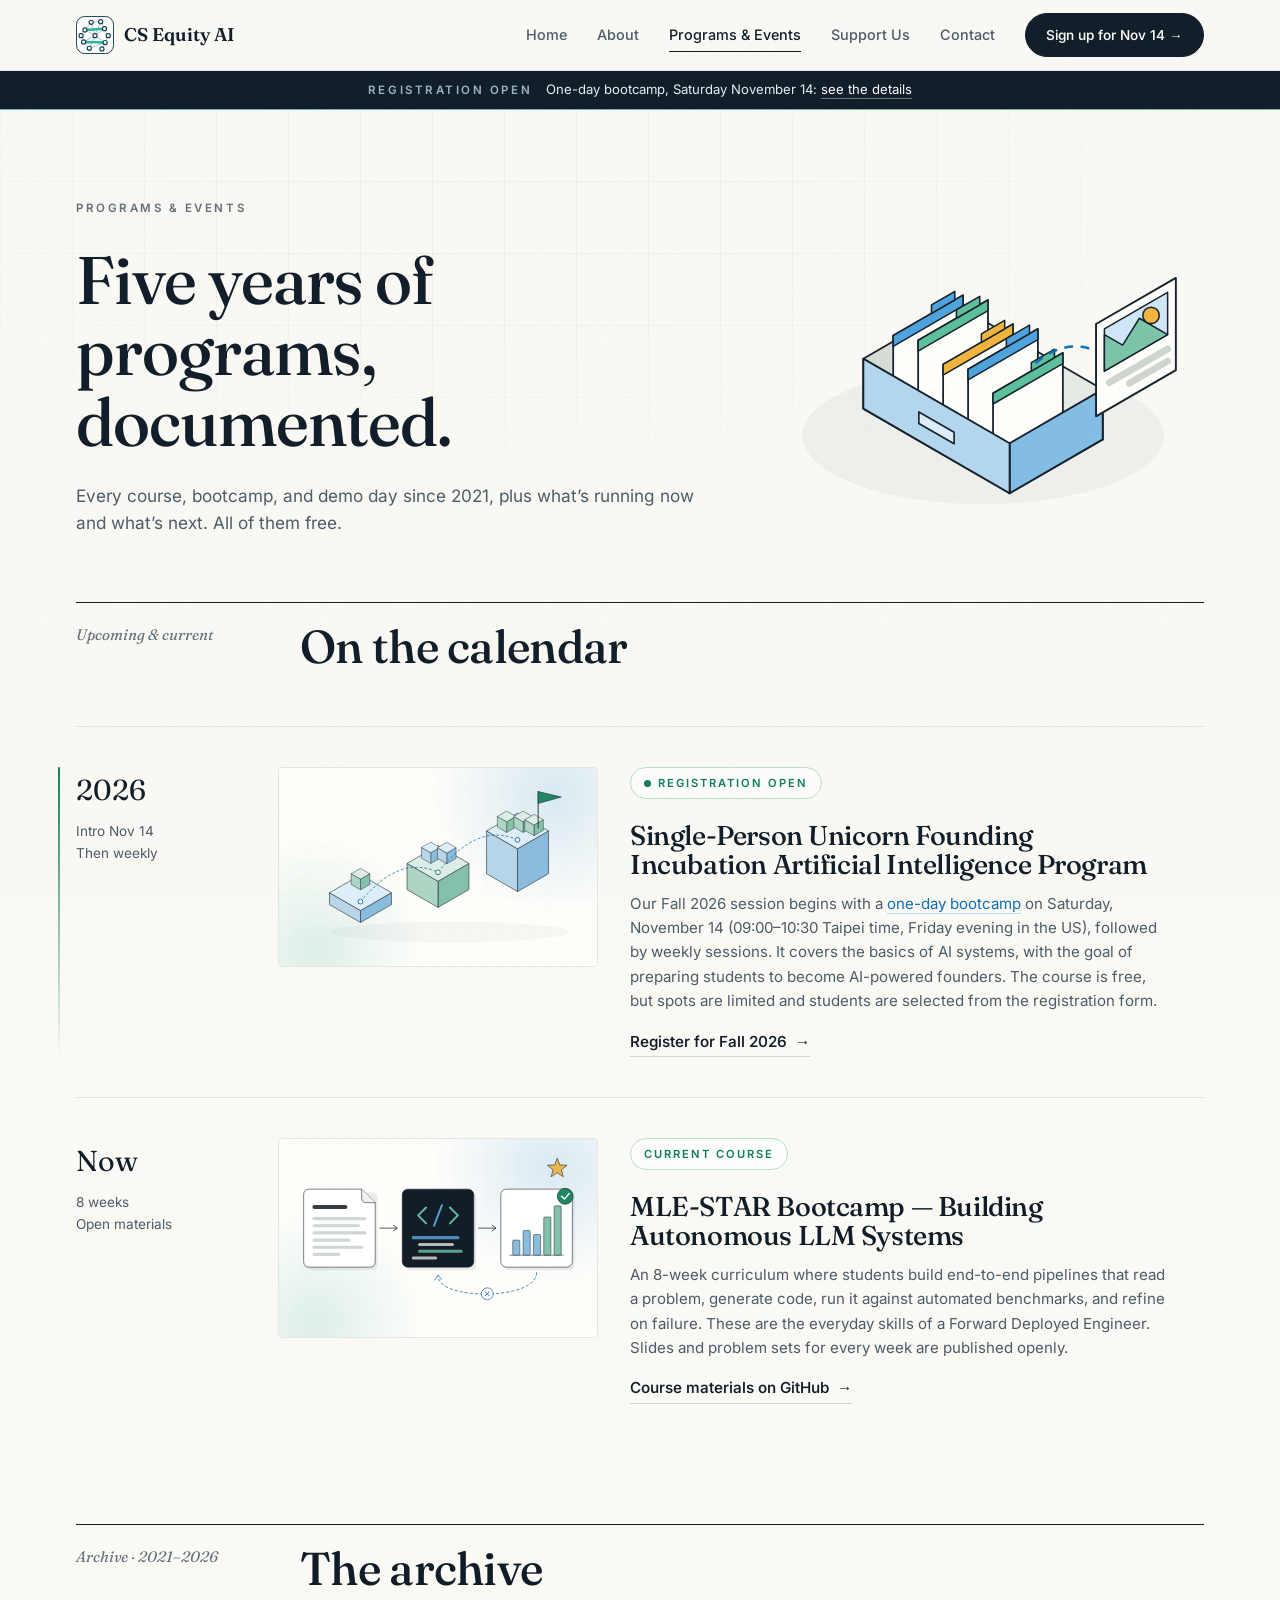
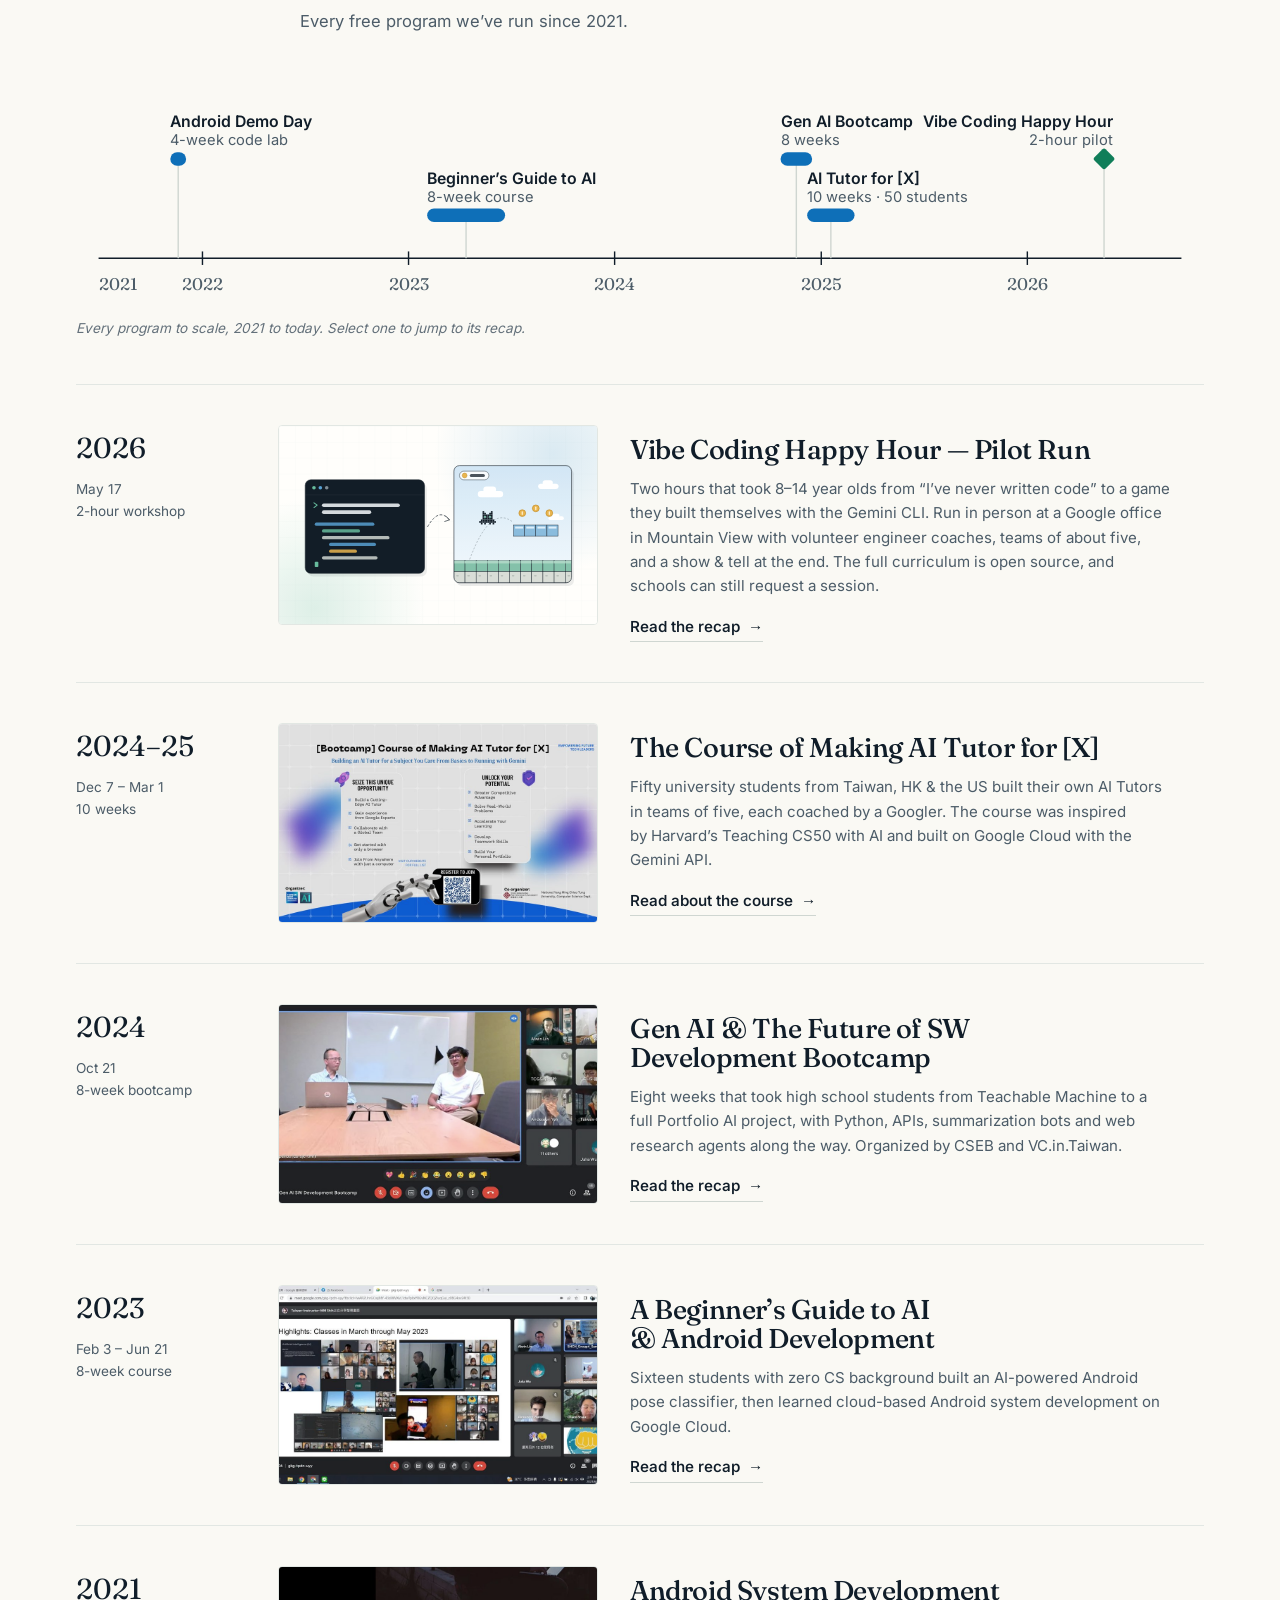
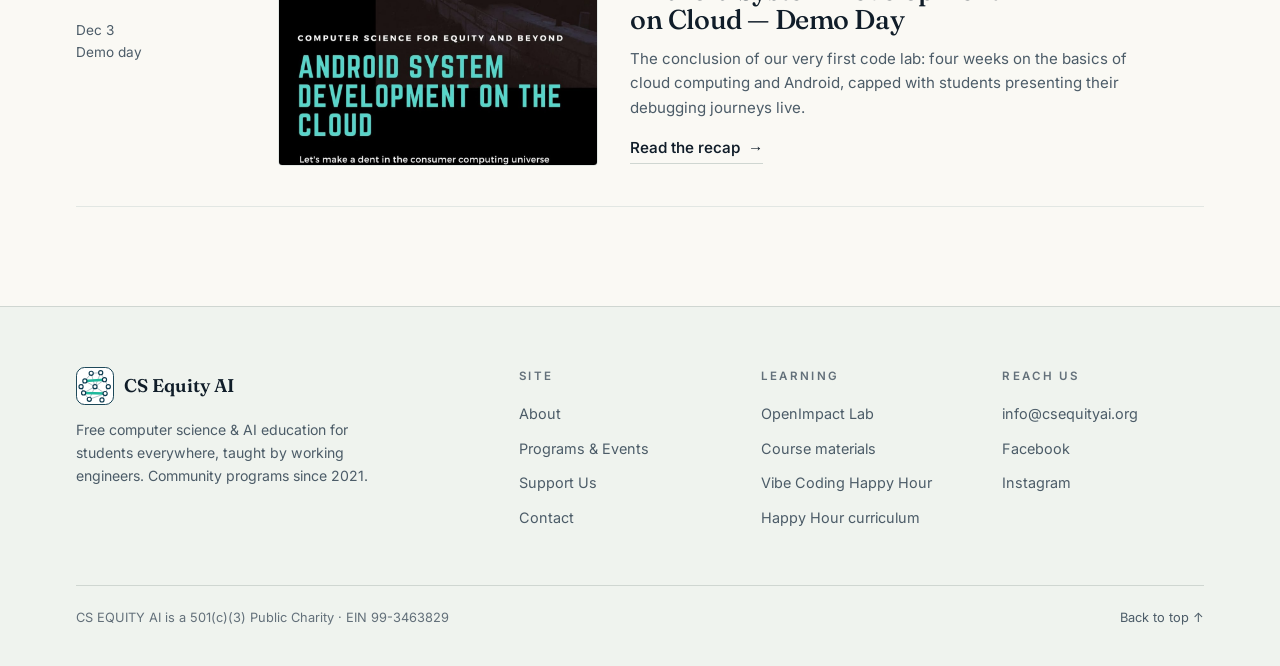
<file: events.html>
<!DOCTYPE html>
<html lang="en">
<head>
  <meta charset="UTF-8" />
  <meta name="viewport" content="width=device-width, initial-scale=1.0" />
  <title>Programs & Events — CS Equity AI</title>
  <meta name="description" content="Upcoming courses and the full archive of CS & AI equity programs since 2021: bootcamps, courses, workshops and demo days." />
  <link rel="canonical" href="https://csequityai.org/events" />
  <meta name="theme-color" content="#faf9f4" />
  <meta property="og:locale" content="en_US" />
  <meta property="og:type" content="website" />
  <meta property="og:site_name" content="CS Equity AI" />
  <meta property="og:title" content="Programs & Events — CS Equity AI" />
  <meta property="og:description" content="Upcoming courses and the full archive of CS & AI equity programs since 2021: bootcamps, courses, workshops and demo days." />
  <meta property="og:url" content="https://csequityai.org/events" />
  <meta property="og:image" content="https://csequityai.org/assets/img/og-image.jpg" />
  <meta property="og:image:width" content="1200" />
  <meta property="og:image:height" content="630" />
  <meta property="og:image:alt" content="CS Equity AI — we teach students to build with AI, not just use it. Free." />
  <meta name="twitter:card" content="summary_large_image" />
  <meta name="twitter:title" content="Programs & Events — CS Equity AI" />
  <meta name="twitter:description" content="Upcoming courses and the full archive of CS & AI equity programs since 2021: bootcamps, courses, workshops and demo days." />
  <meta name="twitter:image" content="https://csequityai.org/assets/img/og-image.jpg" />
  <link rel="icon" href="/favicon.ico" sizes="48x48" />
  <link rel="icon" type="image/png" sizes="96x96" href="/assets/img/favicon-96.png" />
  <link rel="apple-touch-icon" href="/assets/img/apple-touch-icon.png" />
  <link rel="manifest" href="/site.webmanifest" />
  <link rel="preload" href="assets/fonts/v5.3.0/fraunces-latin-opsz-normal.woff2" as="font" type="font/woff2" crossorigin />
  <link rel="preload" href="assets/fonts/v5.3.0/inter-latin-wght-normal.woff2" as="font" type="font/woff2" crossorigin />
  <link rel="stylesheet" href="assets/css/style.css?v=0a7c9765" />
  <script>document.documentElement.className+=" js";addEventListener("load",function(){setTimeout(function(){if(!window.__cseq)document.documentElement.classList.remove("js")},1500)});</script>

  <script type="application/ld+json">{"@context":"https://schema.org","@graph":[{"@type":"WebSite","@id":"https://csequityai.org/#website","url":"https://csequityai.org/","name":"CS Equity AI","publisher":{"@id":"https://csequityai.org/#org"},"inLanguage":"en"},{"@type":"CollectionPage","@id":"https://csequityai.org/events#page","url":"https://csequityai.org/events","name":"Programs & Events — CS Equity AI","description":"Upcoming courses and the full archive of CS & AI equity programs since 2021: bootcamps, courses, workshops and demo days.","isPartOf":{"@id":"https://csequityai.org/#website"},"inLanguage":"en"},{"@type":"BreadcrumbList","itemListElement":[{"@type":"ListItem","position":1,"name":"Home","item":"https://csequityai.org/"},{"@type":"ListItem","position":2,"name":"Programs & Events","item":"https://csequityai.org/events"}]},{"@type":"ItemList","@id":"https://csequityai.org/events#archive","name":"Programs & events archive","itemListElement":[{"@type":"ListItem","position":1,"url":"https://csequityai.org/events/vibe-coding-happy-hour","name":"Vibe Coding Happy Hour"},{"@type":"ListItem","position":2,"url":"https://csequityai.org/events/ai-tutor-2024","name":"The Course of Making AI Tutor for [X]"},{"@type":"ListItem","position":3,"url":"https://csequityai.org/events/genai-bootcamp-2024","name":"Gen AI & The Future of SW Development Bootcamp"},{"@type":"ListItem","position":4,"url":"https://csequityai.org/events/beginners-guide-2023","name":"A Beginner's Guide to AI & Android Development"},{"@type":"ListItem","position":5,"url":"https://csequityai.org/events/android-demo-2021","name":"Android System Development on Cloud — Demo Day"}]}]}</script>
</head>
<body>
<a class="skip-link" href="#main">Skip to content</a>

<header class="nav" id="top">
  <div class="nav-inner">
    <a class="brand" href="index.html"><img class="brand-mark" src="assets/img/logo-mark.svg" width="38" height="38" alt="" /> CS&nbsp;Equity&nbsp;AI</a>
    <button class="nav-burger" aria-label="Menu" aria-expanded="false"><span></span><span></span><span></span></button>
    <nav class="nav-links">
      <a href="index.html">Home</a>
      <a href="about.html">About</a>
      <a href="events.html" class="active">Programs & Events</a>
      <a href="support.html">Support Us</a>
      <a href="contact.html">Contact</a>
      <a class="btn sm" href="https://forms.gle/d4iYPMVnYYJ8Zn3h9" target="_blank" rel="noopener"><span>Sign up for Nov&nbsp;14&nbsp;<span class="a">→</span></span></a>
    </nav>
  </div>
</header>

<div class="announce">
  <span class="label">Registration open</span> One-day bootcamp, Saturday November 14: <a href="bootcamp.html">see the details</a>
</div>


<section id="main" tabindex="-1" class="page-head">
  <div class="wrap has-art">
    <div class="page-head-text">
      <span class="label reveal-blur visible">Programs &amp; Events</span>
      <h1>Five years of programs, documented.</h1>
      <p class="lede">Every course, bootcamp, and demo day since 2021, plus what’s running now and what’s next. All of them free.</p>
    </div>
    <div class="page-art reveal" aria-hidden="true"><img src="assets/img/art-events.svg" width="312" height="234" alt="" decoding="async" /></div>
  </div>
</section>

<section class="section" style="padding-top: 20px;">
  <div class="wrap">
    <div class="sec-head reveal">
      <span class="idx">Upcoming &amp; current</span>
      <div><h2>On the calendar</h2></div>
    </div>

    <div class="evt reveal open">
      <div class="when"><span class="y">2026</span>Intro Nov 14<br/>Then weekly</div>
      <div class="thumb"><img width="800" height="500" decoding="async" src="assets/img/course-fall-2026.svg" alt="Illustration: three rising platforms joined by a path, with a flag on the highest" /></div>
      <div>
        <span class="tag green"><span class="pulse"></span>Registration open</span>
        <h3>Single-Person Unicorn Founding Incubation Artificial Intelligence Program</h3>
        <p>Our Fall 2026 session begins with a <a href="bootcamp.html">one-day bootcamp</a> on Saturday, November 14 (09:00–10:30 Taipei time, Friday evening in the US), followed by weekly sessions. It covers the basics of AI systems, with the goal of preparing students to become AI-powered founders. The course is free, but spots are limited and students are selected from the registration form.</p>
        <a class="arrow-link" href="https://forms.gle/d4iYPMVnYYJ8Zn3h9" target="_blank" rel="noopener">Register for Fall 2026 <span class="a">→</span></a>
      </div>
    </div>

    <div class="evt reveal">
      <div class="when"><span class="y">Now</span>8 weeks<br/>Open materials</div>
      <div class="thumb"><img width="800" height="500" decoding="async" src="assets/img/course-mle-star.svg" alt="Illustration: a problem, the code that solves it and a benchmark chart, with a loop back to refine the code on failure" /></div>
      <div>
        <span class="tag green">Current course</span>
        <h3>MLE-STAR Bootcamp — Building Autonomous LLM Systems</h3>
        <p>An 8-week curriculum where students build end-to-end pipelines that read a problem, generate code, run it against automated benchmarks, and refine on failure. These are the everyday skills of a Forward Deployed Engineer. Slides and problem sets for every week are published openly.</p>
        <a class="arrow-link" href="https://github.com/Alwin-Lin/mle-star-Bootcamp" target="_blank" rel="noopener">Course materials on GitHub <span class="a">→</span></a>
      </div>
    </div>

    <div class="sec-head reveal" style="margin-top: 80px;">
      <span class="idx">Archive · 2021–2026</span>
      <div>
        <h2>The archive</h2>
        <p class="sub">Every free program we’ve run since 2021.</p>
      </div>
    </div>

    <!-- dg:timeline -->
    <figure class="dg dg-timeline reveal">
    <svg class="dg-wide" viewBox="0 0 1000 190" role="img" aria-labelledby="tl-w-t tl-w-d"><title id="tl-w-t">Programs since 2021, on a timeline</title><desc id="tl-w-d">Timeline of programs: Android Demo Day, November to December 2021; A Beginner's Guide to AI, February to June 2023; Gen AI Bootcamp, October to December 2024; The Course of Making AI Tutor for X, December 2024 to March 2025; Vibe Coding Happy Hour pilot, May 2026.</desc><defs><marker id="tl-w-ar" viewBox="0 0 10 10" refX="9" refY="5" markerWidth="7" markerHeight="7" orient="auto-start-reverse"><path d="M1 1 L9 5 L1 9" fill="none" stroke="#14202b" stroke-width="1.6" stroke-linecap="round" stroke-linejoin="round"/></marker></defs><path d="M20 150 L980 150" class="axis"/><path d="M112.1 144 L112.1 156" class="tick"/><text x="112.1" y="178" class="yr" text-anchor="middle" >2022</text><path d="M294.8 144 L294.8 156" class="tick"/><text x="294.8" y="178" class="yr" text-anchor="middle" >2023</text><path d="M477.5 144 L477.5 156" class="tick"/><text x="477.5" y="178" class="yr" text-anchor="middle" >2024</text><path d="M660.7 144 L660.7 156" class="tick"/><text x="660.7" y="178" class="yr" text-anchor="middle" >2025</text><path d="M843.4 144 L843.4 156" class="tick"/><text x="843.4" y="178" class="yr" text-anchor="middle" >2026</text><a href="events/android-demo-2021.html" class="tl-item"><path d="M90.6 64 L90.6 150" class="stem"/><rect x="83.6" y="56" width="14" height="12" rx="6" class="span"/><text x="83.6" y="34" class="h-sm" text-anchor="start" >Android Demo Day</text><text x="83.6" y="50" class="s" text-anchor="start" >4-week code lab</text></a><a href="events/beginners-guide-2023.html" class="tl-item"><path d="M345.8 114 L345.8 150" class="stem"/><rect x="311.3" y="106" width="69.1" height="12" rx="6" class="span"/><text x="311.3" y="84" class="h-sm" text-anchor="start" >Beginner’s Guide to AI</text><text x="311.3" y="100" class="s" text-anchor="start" >8-week course</text></a><a href="events/genai-bootcamp-2024.html" class="tl-item"><path d="M638.6 64 L638.6 150" class="stem"/><rect x="624.6" y="56" width="28" height="12" rx="6" class="span"/><text x="624.6" y="34" class="h-sm" text-anchor="start" >Gen AI Bootcamp</text><text x="624.6" y="50" class="s" text-anchor="start" >8 weeks</text></a><a href="events/ai-tutor-2024.html" class="tl-item"><path d="M669.2 114 L669.2 150" class="stem"/><rect x="648.2" y="106" width="42" height="12" rx="6" class="span"/><text x="648.2" y="84" class="h-sm" text-anchor="start" >AI Tutor for [X]</text><text x="648.2" y="100" class="s" text-anchor="start" >10 weeks · 50 students</text></a><a href="events/vibe-coding-happy-hour.html" class="tl-item"><path d="M911.4 64 L911.4 150" class="stem"/><rect x="904.4" y="55" width="14" height="14" rx="2" transform="rotate(45 911.4 62)" class="span point"/><text x="919.4" y="34" class="h-sm" text-anchor="end" >Vibe Coding Happy Hour</text><text x="919.4" y="50" class="s" text-anchor="end" >2-hour pilot</text></a><text x="20" y="178" class="yr" text-anchor="start" >2021</text></svg>
    <svg class="dg-tall" viewBox="0 0 360 600" role="img" aria-labelledby="tl-t-t tl-t-d"><title id="tl-t-t">Programs since 2021, on a timeline</title><desc id="tl-t-d">Timeline of programs: Android Demo Day, November to December 2021; A Beginner's Guide to AI, February to June 2023; Gen AI Bootcamp, October to December 2024; The Course of Making AI Tutor for X, December 2024 to March 2025; Vibe Coding Happy Hour pilot, May 2026.</desc><defs><marker id="tl-t-ar" viewBox="0 0 10 10" refX="9" refY="5" markerWidth="7" markerHeight="7" orient="auto-start-reverse"><path d="M1 1 L9 5 L1 9" fill="none" stroke="#14202b" stroke-width="1.6" stroke-linecap="round" stroke-linejoin="round"/></marker></defs><path d="M52 20 L52 580" class="axis"/><path d="M46 73.7 L58 73.7" class="tick"/><text x="40" y="78.7" class="yr" text-anchor="end" >2022</text><path d="M46 180.3 L58 180.3" class="tick"/><text x="40" y="185.3" class="yr" text-anchor="end" >2023</text><path d="M46 286.9 L58 286.9" class="tick"/><text x="40" y="291.9" class="yr" text-anchor="end" >2024</text><path d="M46 393.7 L58 393.7" class="tick"/><text x="40" y="398.7" class="yr" text-anchor="end" >2025</text><path d="M46 500.3 L58 500.3" class="tick"/><text x="40" y="505.3" class="yr" text-anchor="end" >2026</text><a href="events/android-demo-2021.html" class="tl-item"><rect x="46" y="57.1" width="12" height="8.2" rx="6" class="span"/><path d="M62 61.2 L74 61.2 L82 61.2" class="stem" fill="none"/><text x="88" y="59.2" class="h-sm" text-anchor="start" >Android Demo Day</text><text x="88" y="77.2" class="s" text-anchor="start" >4-week code lab</text></a><a href="events/beginners-guide-2023.html" class="tl-item"><rect x="46" y="189.9" width="12" height="40.3" rx="6" class="span"/><path d="M62 210.1 L74 210.1 L82 210.1" class="stem" fill="none"/><text x="88" y="208.1" class="h-sm" text-anchor="start" >Beginner’s Guide to AI</text><text x="88" y="226.1" class="s" text-anchor="start" >8-week course</text></a><a href="events/genai-bootcamp-2024.html" class="tl-item"><rect x="46" y="372.7" width="12" height="16.4" rx="6" class="span"/><path d="M62 380.9 L74 380.9 L82 380.9" class="stem" fill="none"/><text x="88" y="378.9" class="h-sm" text-anchor="start" >Gen AI Bootcamp</text><text x="88" y="396.9" class="s" text-anchor="start" >8 weeks</text></a><a href="events/ai-tutor-2024.html" class="tl-item"><rect x="46" y="386.4" width="12" height="24.5" rx="6" class="span"/><path d="M62 398.7 L74 398.7 L82 426.9" class="stem" fill="none"/><text x="88" y="424.9" class="h-sm" text-anchor="start" >AI Tutor for [X]</text><text x="88" y="442.9" class="s" text-anchor="start" >10 weeks · 50 students</text></a><a href="events/vibe-coding-happy-hour.html" class="tl-item"><rect x="45" y="533" width="14" height="14" rx="2" transform="rotate(45 52 540)" class="span point"/><path d="M62 540 L74 540 L82 540" class="stem" fill="none"/><text x="88" y="538" class="h-sm" text-anchor="start" >Vibe Coding Happy Hour</text><text x="88" y="556" class="s" text-anchor="start" >2-hour pilot</text></a></svg>
    <figcaption>Every program to scale, 2021 to today. Select one to jump to its recap.</figcaption>
    </figure>
    <!-- /dg:timeline -->

    <div class="evt reveal">
      <div class="when"><span class="y">2026</span>May 17<br/>2-hour workshop</div>
      <div class="thumb"><img width="800" height="500" loading="lazy" decoding="async" src="assets/img/course-vibe-coding.svg" alt="Illustration: a prompt in a code terminal turning into a platform game with coins and a jumping character" /></div>
      <div>
        <h3>Vibe Coding Happy Hour — Pilot Run</h3>
        <p>Two hours that took 8–14 year olds from “I’ve never written code” to a game they built themselves with the Gemini CLI. Run in person at a Google office in Mountain View with volunteer engineer coaches, teams of about five, and a show &amp; tell at the end. The full curriculum is open source, and schools can still request a session.</p>
        <a class="arrow-link" href="events/vibe-coding-happy-hour.html">Read the recap <span class="a">→</span></a>
      </div>
    </div>

    <div class="evt reveal">
      <div class="when"><span class="y">2024–25</span>Dec 7 – Mar 1<br/>10 weeks</div>
      <div class="thumb"><img width="1000" height="562" loading="lazy" decoding="async" src="assets/img/event-ai-tutor-poster.jpg" alt="Course of Making AI Tutor for X poster" /></div>
      <div>
        <h3>The Course of Making AI Tutor for [X]</h3>
        <p>Fifty university students from Taiwan, HK &amp; the US built their own AI Tutors in teams of five, each coached by a Googler. The course was inspired by Harvard’s Teaching CS50 with AI and built on Google Cloud with the Gemini API.</p>
        <a class="arrow-link" href="events/ai-tutor-2024.html">Read about the course <span class="a">→</span></a>
      </div>
    </div>

    <div class="evt reveal">
      <div class="when"><span class="y">2024</span>Oct 21<br/>8-week bootcamp</div>
      <div class="thumb"><img width="1000" height="526" loading="lazy" decoding="async" src="assets/img/event-genai-bootcamp.jpg" alt="Gen AI bootcamp presentation day" /></div>
      <div>
        <h3>Gen AI &amp; The Future of SW Development Bootcamp</h3>
        <p>Eight weeks that took high school students from Teachable Machine to a full Portfolio AI project, with Python, APIs, summarization bots and web research agents along the way. Organized by CSEB and VC.in.Taiwan.</p>
        <a class="arrow-link" href="events/genai-bootcamp-2024.html">Read the recap <span class="a">→</span></a>
      </div>
    </div>

    <div class="evt reveal">
      <div class="when"><span class="y">2023</span>Feb 3 – Jun 21<br/>8-week course</div>
      <div class="thumb"><img width="1000" height="562" loading="lazy" decoding="async" src="assets/img/event-2023-course.jpg" alt="2023 online classes highlights" /></div>
      <div>
        <h3>A Beginner’s Guide to AI &amp; Android Development</h3>
        <p>Sixteen students with zero CS background built an AI-powered Android pose classifier, then learned cloud-based Android system development on Google Cloud.</p>
        <a class="arrow-link" href="events/beginners-guide-2023.html">Read the recap <span class="a">→</span></a>
      </div>
    </div>

    <div class="evt reveal">
      <div class="when"><span class="y">2021</span>Dec 3<br/>Demo day</div>
      <div class="thumb"><img width="1000" height="1545" loading="lazy" decoding="async" src="assets/img/event-android-poster.jpg" alt="Android System Development on the Cloud poster" /></div>
      <div>
        <h3>Android System Development on Cloud — Demo Day</h3>
        <p>The conclusion of our very first code lab: four weeks on the basics of cloud computing and Android, capped with students presenting their debugging journeys live.</p>
        <a class="arrow-link" href="events/android-demo-2021.html">Read the recap <span class="a">→</span></a>
      </div>
    </div>
  </div>
</section>


<footer>
  <div class="footer-inner">
    <div class="footer-grid">
      <div>
        <div class="brand"><img class="brand-mark" src="assets/img/logo-mark.svg" width="38" height="38" alt="" /> CS&nbsp;Equity&nbsp;AI</div>
        <p>Free computer science &amp; AI education for students everywhere, taught by working engineers. Community programs since 2021.</p>
      </div>
      <div>
        <h2>Site</h2>
        <ul>
          <li><a href="about.html">About</a></li>
          <li><a href="events.html">Programs &amp; Events</a></li>
          <li><a href="support.html">Support Us</a></li>
          <li><a href="contact.html">Contact</a></li>
        </ul>
      </div>
      <div>
        <h2>Learning</h2>
        <ul>
          <li><a href="https://oil2-next-827682634474.asia-east1.run.app/" target="_blank" rel="noopener">OpenImpact Lab</a></li>
          <li><a href="https://github.com/Alwin-Lin/mle-star-Bootcamp" target="_blank" rel="noopener">Course materials</a></li>
          <li><a href="events/vibe-coding-happy-hour.html">Vibe Coding Happy Hour</a></li>
          <li><a href="https://github.com/samlin-ai/vibe-coding-happy-hour" target="_blank" rel="noopener">Happy Hour curriculum</a></li>
        </ul>
      </div>
      <div>
        <h2>Reach us</h2>
        <ul>
          <li><a href="mailto:info@csequityai.org">info@csequityai.org</a></li>
          <li><a href="https://www.facebook.com/csequityai" target="_blank" rel="noopener">Facebook</a></li>
          <li><a href="https://www.instagram.com/csequityai/" target="_blank" rel="noopener">Instagram</a></li>
        </ul>
      </div>
    </div>
    <div class="footer-bottom">
      <span>CS EQUITY AI is a 501(c)(3) Public Charity · EIN <span class="nowrap">99-3463829</span></span>
      <span class="soc">
        <a class="top" href="#top">Back to top ↑</a>
      </span>
    </div>
  </div>
</footer>

<script src="assets/js/main.js?v=5486d7fa"></script>
</body>
</html>
</file>
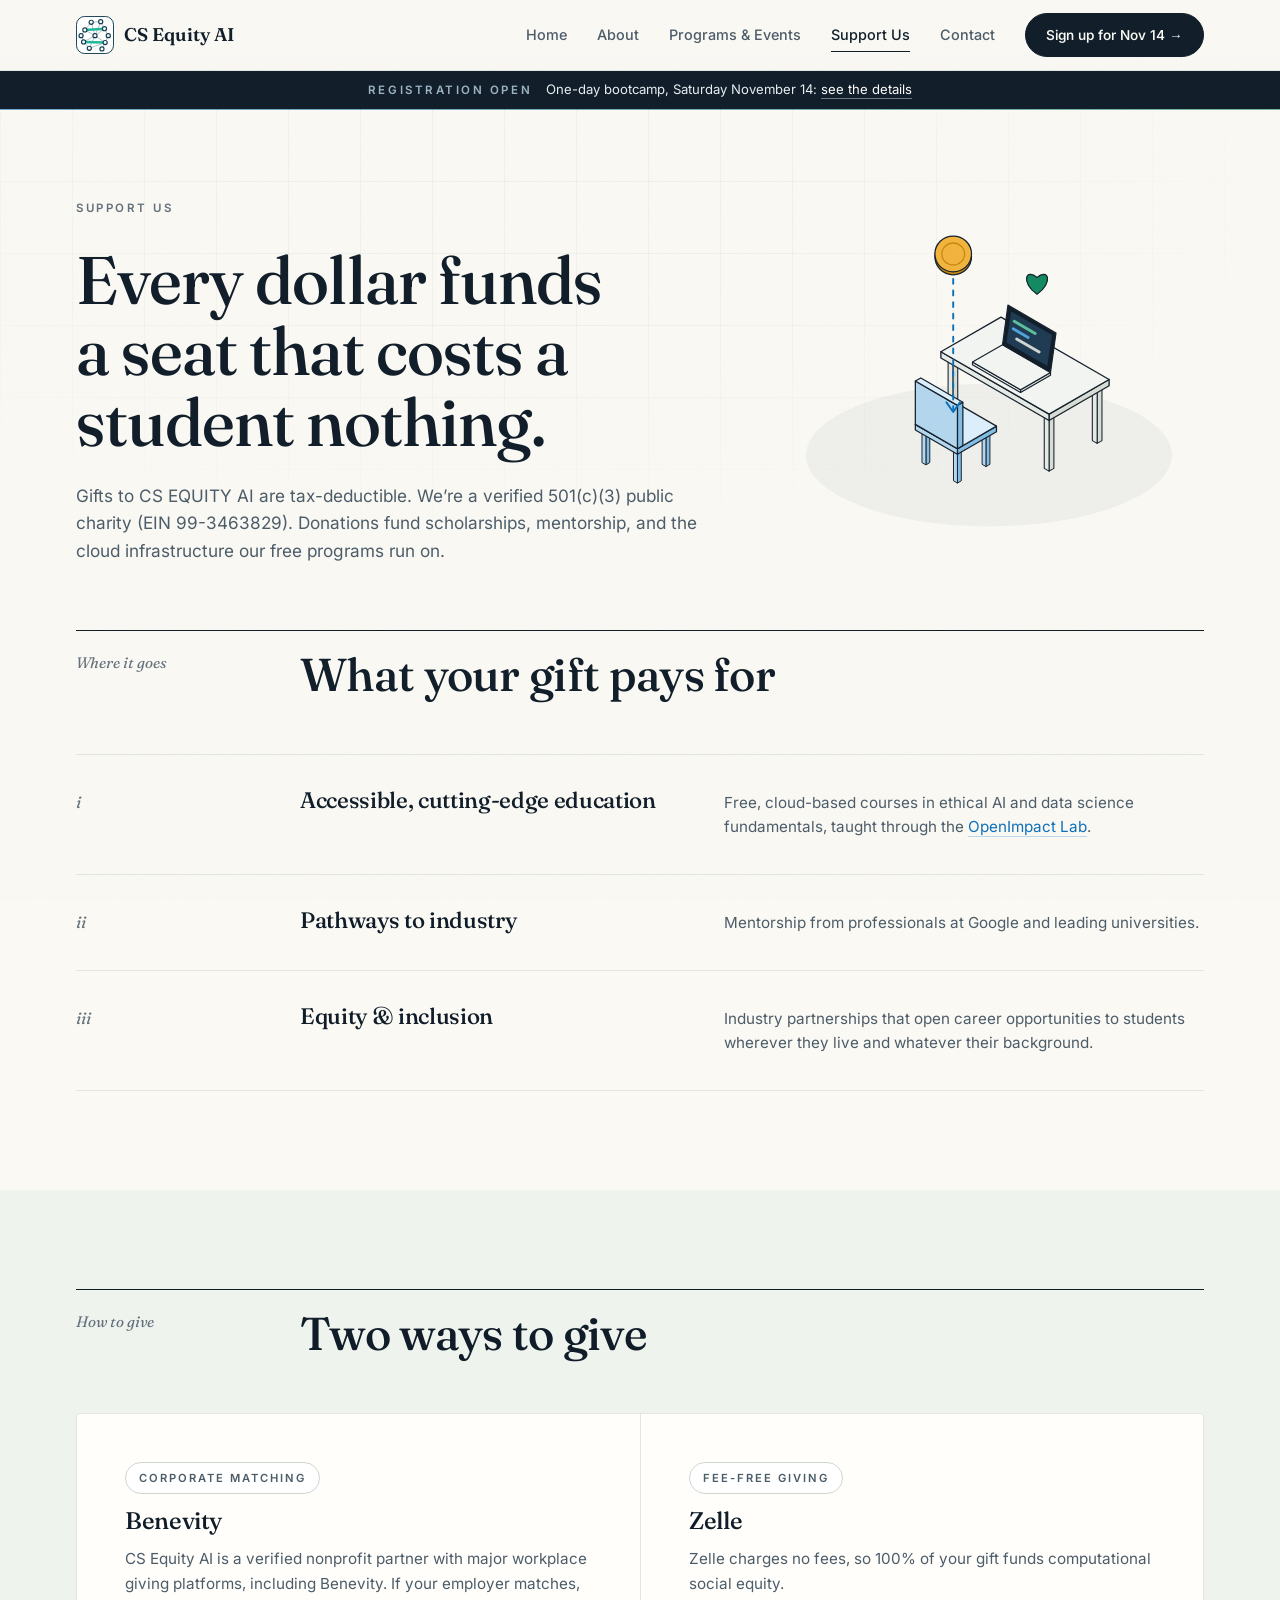
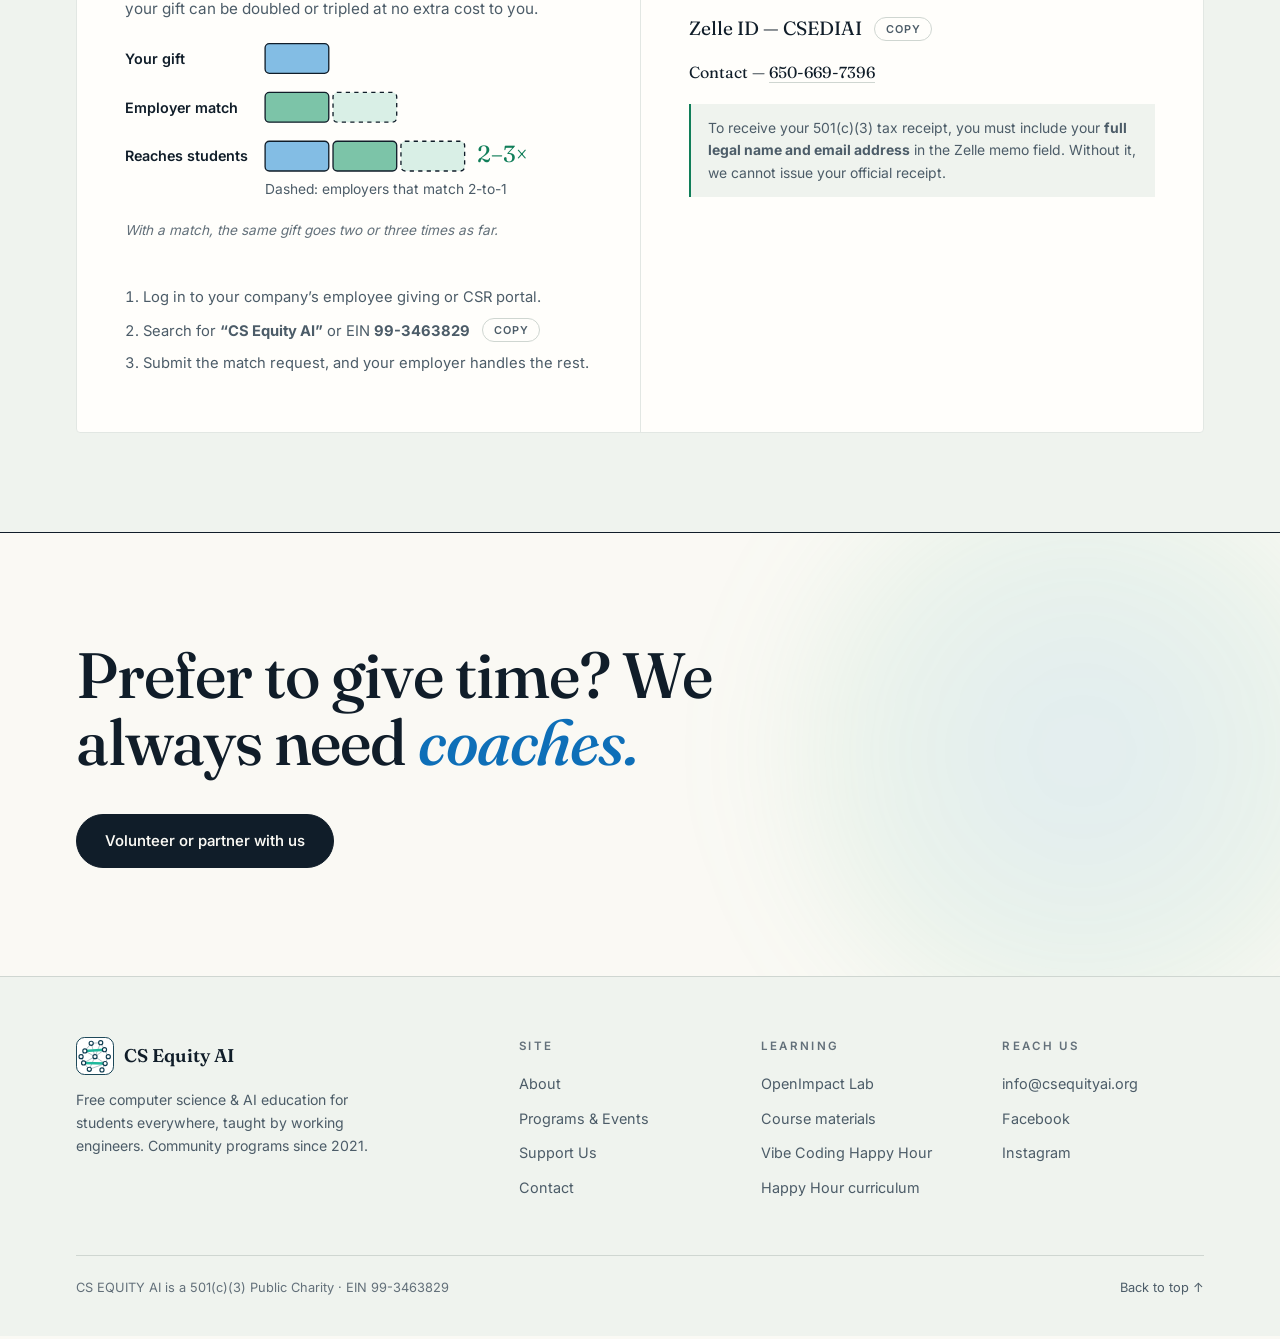
<file: support.html>
<!DOCTYPE html>
<html lang="en">
<head>
  <meta charset="UTF-8" />
  <meta name="viewport" content="width=device-width, initial-scale=1.0" />
  <title>Support Us — CS Equity AI</title>
  <meta name="description" content="Support CS Equity AI with a 501(c)(3) tax-deductible gift. Corporate matching via Benevity and fee-free giving via Zelle." />
  <link rel="canonical" href="https://csequityai.org/support" />
  <meta name="theme-color" content="#faf9f4" />
  <meta property="og:locale" content="en_US" />
  <meta property="og:type" content="website" />
  <meta property="og:site_name" content="CS Equity AI" />
  <meta property="og:title" content="Support Us — CS Equity AI" />
  <meta property="og:description" content="Support CS Equity AI with a 501(c)(3) tax-deductible gift. Corporate matching via Benevity and fee-free giving via Zelle." />
  <meta property="og:url" content="https://csequityai.org/support" />
  <meta property="og:image" content="https://csequityai.org/assets/img/og-image.jpg" />
  <meta property="og:image:width" content="1200" />
  <meta property="og:image:height" content="630" />
  <meta property="og:image:alt" content="CS Equity AI — we teach students to build with AI, not just use it. Free." />
  <meta name="twitter:card" content="summary_large_image" />
  <meta name="twitter:title" content="Support Us — CS Equity AI" />
  <meta name="twitter:description" content="Support CS Equity AI with a 501(c)(3) tax-deductible gift. Corporate matching via Benevity and fee-free giving via Zelle." />
  <meta name="twitter:image" content="https://csequityai.org/assets/img/og-image.jpg" />
  <link rel="icon" href="/favicon.ico" sizes="48x48" />
  <link rel="icon" type="image/png" sizes="96x96" href="/assets/img/favicon-96.png" />
  <link rel="apple-touch-icon" href="/assets/img/apple-touch-icon.png" />
  <link rel="manifest" href="/site.webmanifest" />
  <link rel="preload" href="assets/fonts/v5.3.0/fraunces-latin-opsz-normal.woff2" as="font" type="font/woff2" crossorigin />
  <link rel="preload" href="assets/fonts/v5.3.0/inter-latin-wght-normal.woff2" as="font" type="font/woff2" crossorigin />
  <link rel="stylesheet" href="assets/css/style.css?v=0a7c9765" />
  <script>document.documentElement.className+=" js";addEventListener("load",function(){setTimeout(function(){if(!window.__cseq)document.documentElement.classList.remove("js")},1500)});</script>

  <script type="application/ld+json">{"@context":"https://schema.org","@graph":[{"@type":"WebSite","@id":"https://csequityai.org/#website","url":"https://csequityai.org/","name":"CS Equity AI","publisher":{"@id":"https://csequityai.org/#org"},"inLanguage":"en"},{"@type":"WebPage","@id":"https://csequityai.org/support#page","url":"https://csequityai.org/support","name":"Support Us — CS Equity AI","description":"Support CS Equity AI with a 501(c)(3) tax-deductible gift. Corporate matching via Benevity and fee-free giving via Zelle.","isPartOf":{"@id":"https://csequityai.org/#website"},"inLanguage":"en"},{"@type":"BreadcrumbList","itemListElement":[{"@type":"ListItem","position":1,"name":"Home","item":"https://csequityai.org/"},{"@type":"ListItem","position":2,"name":"Support Us","item":"https://csequityai.org/support"}]}]}</script>
</head>
<body>
<a class="skip-link" href="#main">Skip to content</a>

<header class="nav" id="top">
  <div class="nav-inner">
    <a class="brand" href="index.html"><img class="brand-mark" src="assets/img/logo-mark.svg" width="38" height="38" alt="" /> CS&nbsp;Equity&nbsp;AI</a>
    <button class="nav-burger" aria-label="Menu" aria-expanded="false"><span></span><span></span><span></span></button>
    <nav class="nav-links">
      <a href="index.html">Home</a>
      <a href="about.html">About</a>
      <a href="events.html">Programs & Events</a>
      <a href="support.html" class="active">Support Us</a>
      <a href="contact.html">Contact</a>
      <a class="btn sm" href="https://forms.gle/d4iYPMVnYYJ8Zn3h9" target="_blank" rel="noopener"><span>Sign up for Nov&nbsp;14&nbsp;<span class="a">→</span></span></a>
    </nav>
  </div>
</header>

<div class="announce">
  <span class="label">Registration open</span> One-day bootcamp, Saturday November 14: <a href="bootcamp.html">see the details</a>
</div>


<section id="main" tabindex="-1" class="page-head">
  <div class="wrap has-art">
    <div class="page-head-text">
      <span class="label reveal-blur visible">Support Us</span>
      <h1>Every dollar funds a seat that costs a student nothing.</h1>
      <p class="lede">Gifts to CS EQUITY AI are tax-deductible. We’re a verified 501(c)(3) public charity (EIN <span class="nowrap">99-3463829</span>). Donations fund scholarships, mentorship, and the cloud infrastructure our free programs run on.</p>
    </div>
    <div class="page-art reveal" aria-hidden="true"><img src="assets/img/art-support.svg" width="446" height="335" alt="" decoding="async" /></div>
  </div>
</section>

<section class="section" style="padding-top: 20px;">
  <div class="wrap">
    <div class="sec-head reveal">
      <span class="idx">Where it goes</span>
      <div><h2>What your gift pays for</h2></div>
    </div>
    <div class="pillars stagger">
      <div class="pillar">
        <span class="no">i</span>
        <h3>Accessible, cutting-edge education</h3>
        <p>Free, cloud-based courses in ethical AI and data science fundamentals, taught through the <a href="https://oil2-next-827682634474.asia-east1.run.app/" target="_blank" rel="noopener">OpenImpact Lab</a>.</p>
      </div>
      <div class="pillar">
        <span class="no">ii</span>
        <h3>Pathways to industry</h3>
        <p>Mentorship from professionals at Google and leading universities.</p>
      </div>
      <div class="pillar">
        <span class="no">iii</span>
        <h3>Equity &amp; inclusion</h3>
        <p>Industry partnerships that open career opportunities to students wherever they live and whatever their background.</p>
      </div>
    </div>
  </div>
</section>

<section class="section tint">
  <div class="wrap">
    <div class="sec-head reveal">
      <span class="idx">How to give</span>
      <div><h2>Two ways to give</h2></div>
    </div>
    <div class="give reveal">
      <div>
        <span class="tag">Corporate matching</span>
        <h3 style="margin-top: 14px;">Benevity</h3>
        <p>CS Equity AI is a verified nonprofit partner with major workplace giving platforms, including Benevity. If your employer matches, your gift can be doubled or tripled at no extra cost to you.</p>
        <!-- dg:matching -->
        <figure class="dg dg-matching reveal">
        <svg class="dg-wide" viewBox="0 0 440 162" role="img" aria-labelledby="match-w-t match-w-d"><title id="match-w-t">How employer matching multiplies a gift</title><desc id="match-w-d">Your gift, plus an employer match of the same amount or twice it, means two or three times your gift reaches students, at no extra cost to you.</desc><defs><marker id="match-w-ar" viewBox="0 0 10 10" refX="9" refY="5" markerWidth="7" markerHeight="7" orient="auto-start-reverse"><path d="M1 1 L9 5 L1 9" fill="none" stroke="#14202b" stroke-width="1.6" stroke-linecap="round" stroke-linejoin="round"/></marker></defs><text x="0" y="29" class="s-strong" text-anchor="start" >Your gift</text><rect x="132" y="10" width="60" height="28" rx="4" class="mb you"/><text x="0" y="75" class="s-strong" text-anchor="start" >Employer match</text><rect x="132" y="56" width="60" height="28" rx="4" class="mb emp"/><rect x="196" y="56" width="60" height="28" rx="4" class="mb emp opt"/><text x="0" y="121" class="s-strong" text-anchor="start" >Reaches students</text><rect x="132" y="102" width="60" height="28" rx="4" class="mb you"/><rect x="196" y="102" width="60" height="28" rx="4" class="mb emp"/><rect x="260" y="102" width="60" height="28" rx="4" class="mb emp opt"/><text x="332" y="122" class="big-sm" text-anchor="start" >2–3×</text><text x="132" y="152" class="s" text-anchor="start" >Dashed: employers that match 2-to-1</text></svg>
        <svg class="dg-tall" viewBox="0 0 300 226" role="img" aria-labelledby="match-t-t match-t-d"><title id="match-t-t">How employer matching multiplies a gift</title><desc id="match-t-d">Your gift, plus an employer match of the same amount or twice it, means two or three times your gift reaches students, at no extra cost to you.</desc><defs><marker id="match-t-ar" viewBox="0 0 10 10" refX="9" refY="5" markerWidth="7" markerHeight="7" orient="auto-start-reverse"><path d="M1 1 L9 5 L1 9" fill="none" stroke="#14202b" stroke-width="1.6" stroke-linecap="round" stroke-linejoin="round"/></marker></defs><text x="0" y="22" class="s-strong" text-anchor="start" >Your gift</text><rect x="0" y="30" width="58" height="28" rx="4" class="mb you"/><text x="0" y="84" class="s-strong" text-anchor="start" >Employer match</text><rect x="0" y="92" width="58" height="28" rx="4" class="mb emp"/><rect x="62" y="92" width="58" height="28" rx="4" class="mb emp opt"/><text x="0" y="146" class="s-strong" text-anchor="start" >Reaches students</text><rect x="0" y="154" width="58" height="28" rx="4" class="mb you"/><rect x="62" y="154" width="58" height="28" rx="4" class="mb emp"/><rect x="124" y="154" width="58" height="28" rx="4" class="mb emp opt"/><text x="194" y="174" class="big-sm" text-anchor="start" >2–3×</text><text x="0" y="216" class="s" text-anchor="start" >Dashed: employers that match 2-to-1</text></svg>
        <figcaption>With a match, the same gift goes two or three times as far.</figcaption>
        </figure>
        <!-- /dg:matching -->
        <ol>
          <li>Log in to your company’s employee giving or CSR portal.</li>
          <li>Search for <b>“CS Equity AI”</b> or EIN <b><span class="nowrap">99-3463829</span></b> <button type="button" class="copy" data-copy="99-3463829" aria-label="Copy EIN 99-3463829">Copy</button></li>
          <li>Submit the match request, and your employer handles the rest.</li>
        </ol>
      </div>
      <div>
        <span class="tag">Fee-free giving</span>
        <h3 style="margin-top: 14px;">Zelle</h3>
        <p>Zelle charges no fees, so 100% of your gift funds computational social equity.</p>
        <div class="kv">Zelle ID — <span class="nowrap">CSEDIAI</span> <button type="button" class="copy" data-copy="CSEDIAI" aria-label="Copy Zelle ID CSEDIAI">Copy</button></div>
        <div class="kv" style="font-size: 1rem;">Contact — <a class="tel" href="tel:+16506697396">650-669-7396</a></div>
        <div class="warn">To receive your 501(c)(3) tax receipt, you must include your <b>full legal name and email address</b> in the Zelle memo field. Without it, we cannot issue your official receipt.</div>
      </div>
    </div>
  </div>
</section>

<section class="endcap">
  <div class="wrap reveal">
    <h2>Prefer to give time? We always need <span class="accent">coaches.</span></h2>
    <div class="row">
      <a class="btn" href="contact.html"><span>Volunteer or partner with us</span></a>
    </div>
  </div>
</section>


<p class="sr-only" id="copy-status" role="status" aria-live="polite"></p>

<footer>
  <div class="footer-inner">
    <div class="footer-grid">
      <div>
        <div class="brand"><img class="brand-mark" src="assets/img/logo-mark.svg" width="38" height="38" alt="" /> CS&nbsp;Equity&nbsp;AI</div>
        <p>Free computer science &amp; AI education for students everywhere, taught by working engineers. Community programs since 2021.</p>
      </div>
      <div>
        <h2>Site</h2>
        <ul>
          <li><a href="about.html">About</a></li>
          <li><a href="events.html">Programs &amp; Events</a></li>
          <li><a href="support.html">Support Us</a></li>
          <li><a href="contact.html">Contact</a></li>
        </ul>
      </div>
      <div>
        <h2>Learning</h2>
        <ul>
          <li><a href="https://oil2-next-827682634474.asia-east1.run.app/" target="_blank" rel="noopener">OpenImpact Lab</a></li>
          <li><a href="https://github.com/Alwin-Lin/mle-star-Bootcamp" target="_blank" rel="noopener">Course materials</a></li>
          <li><a href="events/vibe-coding-happy-hour.html">Vibe Coding Happy Hour</a></li>
          <li><a href="https://github.com/samlin-ai/vibe-coding-happy-hour" target="_blank" rel="noopener">Happy Hour curriculum</a></li>
        </ul>
      </div>
      <div>
        <h2>Reach us</h2>
        <ul>
          <li><a href="mailto:info@csequityai.org">info@csequityai.org</a></li>
          <li><a href="https://www.facebook.com/csequityai" target="_blank" rel="noopener">Facebook</a></li>
          <li><a href="https://www.instagram.com/csequityai/" target="_blank" rel="noopener">Instagram</a></li>
        </ul>
      </div>
    </div>
    <div class="footer-bottom">
      <span>CS EQUITY AI is a 501(c)(3) Public Charity · EIN <span class="nowrap">99-3463829</span></span>
      <span class="soc">
        <a class="top" href="#top">Back to top ↑</a>
      </span>
    </div>
  </div>
</footer>

<script src="assets/js/main.js?v=5486d7fa"></script>
</body>
</html>
</file>
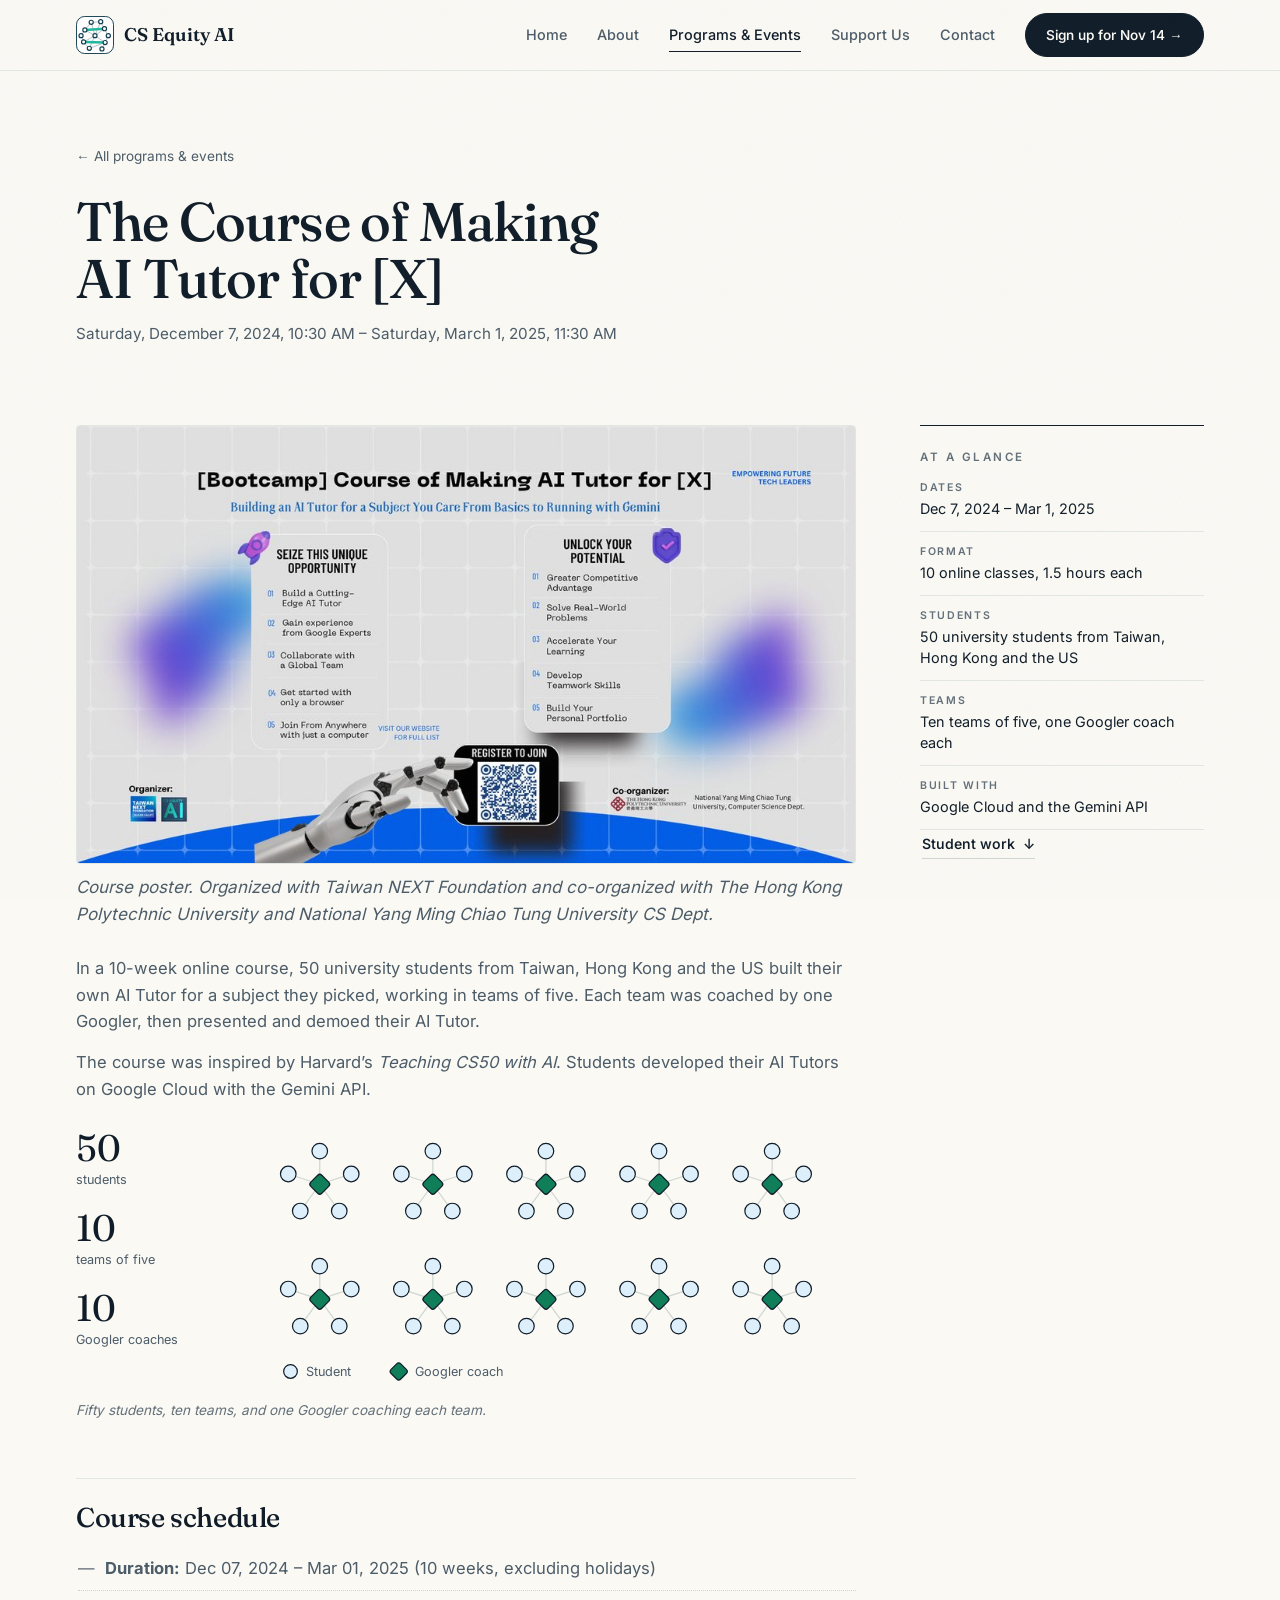
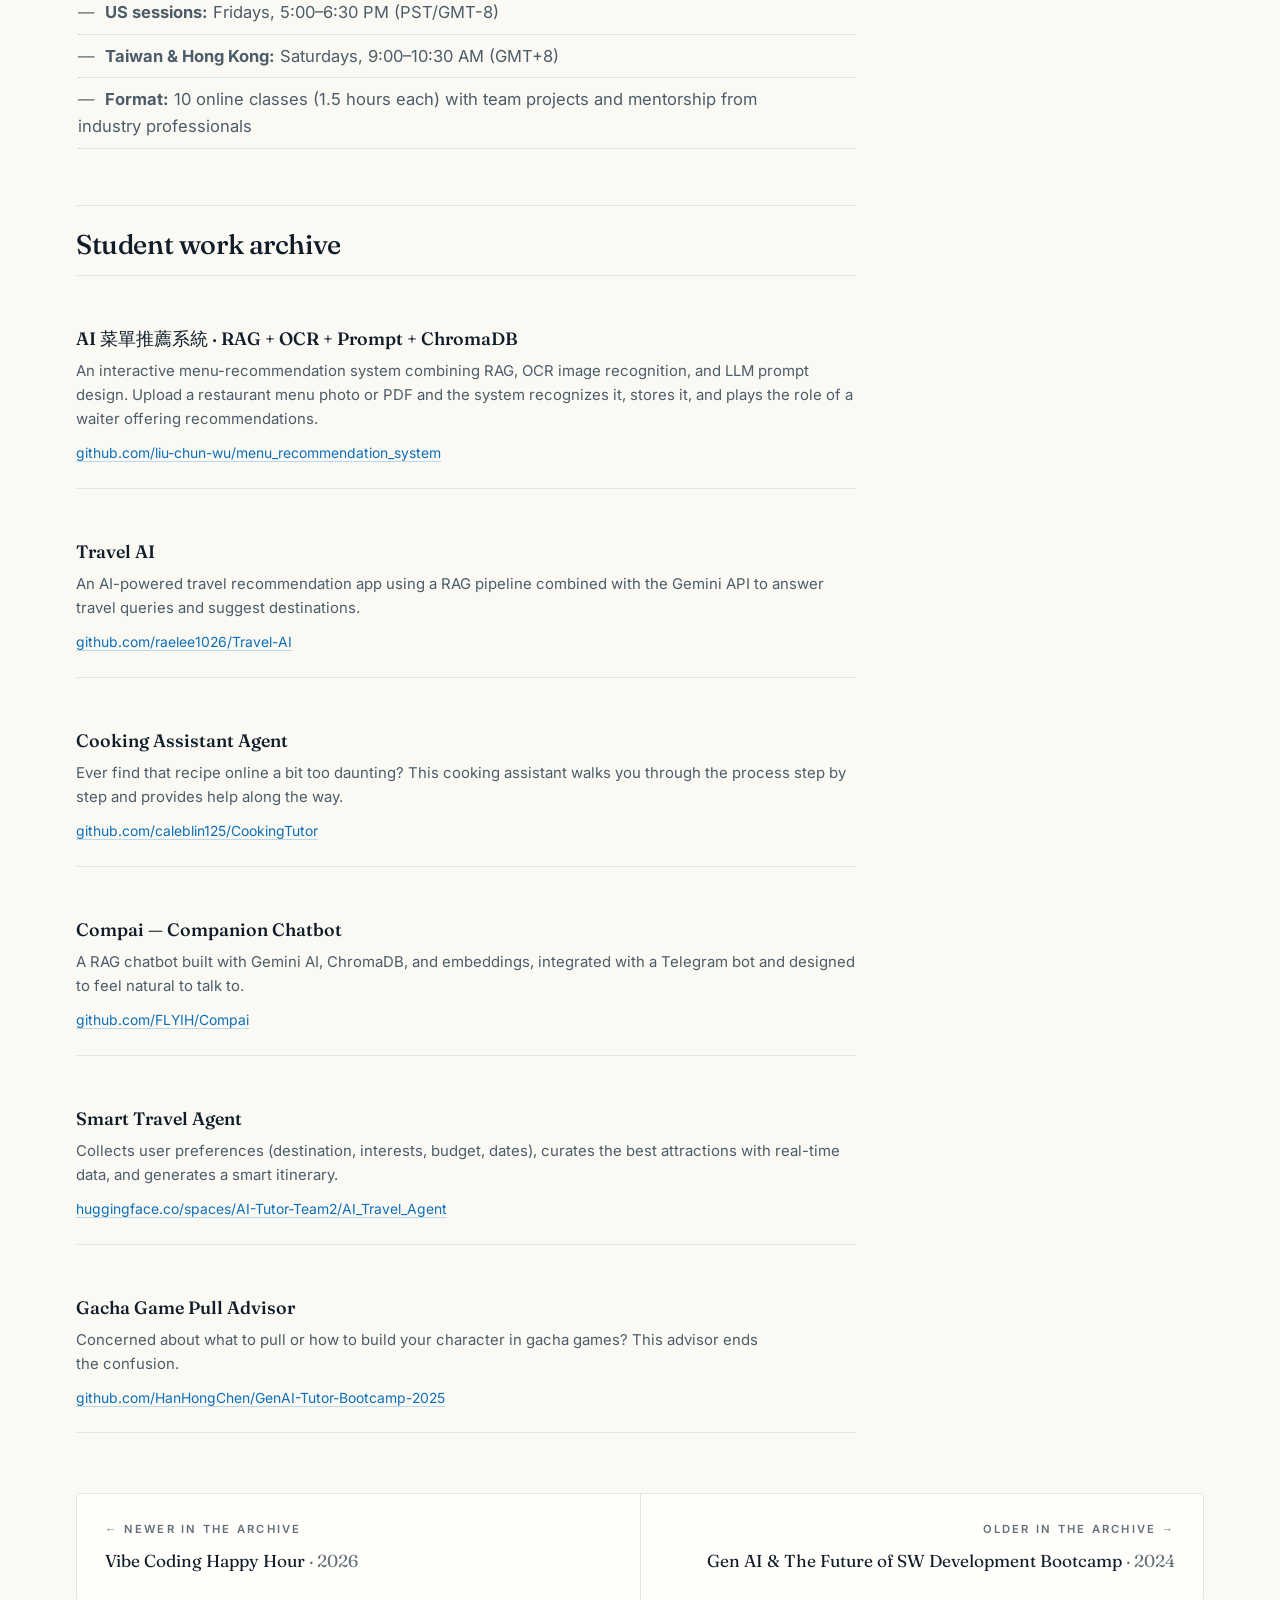
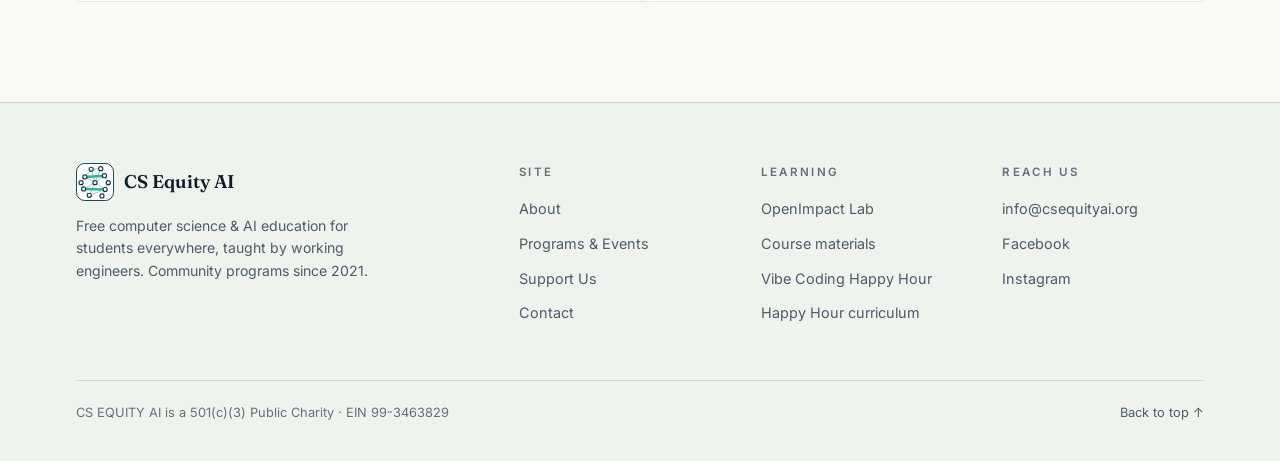
<file: events/ai-tutor-2024.html>
<!DOCTYPE html>
<html lang="en">
<head>
  <meta charset="UTF-8" />
  <meta name="viewport" content="width=device-width, initial-scale=1.0" />
  <title>The Course of Making AI Tutor for [X] — CS Equity AI</title>
  <meta name="description" content="A 10-week online course where 50 university students from Taiwan, HK & US built their own AI Tutors on Google Cloud with the Gemini API." />
  <link rel="canonical" href="https://csequityai.org/events/ai-tutor-2024" />
  <meta name="theme-color" content="#faf9f4" />
  <meta property="og:locale" content="en_US" />
  <meta property="og:type" content="website" />
  <meta property="og:site_name" content="CS Equity AI" />
  <meta property="og:title" content="The Course of Making AI Tutor for [X] — CS Equity AI" />
  <meta property="og:description" content="A 10-week online course where 50 university students from Taiwan, HK & US built their own AI Tutors on Google Cloud with the Gemini API." />
  <meta property="og:url" content="https://csequityai.org/events/ai-tutor-2024" />
  <meta property="og:image" content="https://csequityai.org/assets/img/og-image.jpg" />
  <meta property="og:image:width" content="1200" />
  <meta property="og:image:height" content="630" />
  <meta property="og:image:alt" content="CS Equity AI — we teach students to build with AI, not just use it. Free." />
  <meta name="twitter:card" content="summary_large_image" />
  <meta name="twitter:title" content="The Course of Making AI Tutor for [X] — CS Equity AI" />
  <meta name="twitter:description" content="A 10-week online course where 50 university students from Taiwan, HK & US built their own AI Tutors on Google Cloud with the Gemini API." />
  <meta name="twitter:image" content="https://csequityai.org/assets/img/og-image.jpg" />
  <link rel="icon" href="/favicon.ico" sizes="48x48" />
  <link rel="icon" type="image/png" sizes="96x96" href="/assets/img/favicon-96.png" />
  <link rel="apple-touch-icon" href="/assets/img/apple-touch-icon.png" />
  <link rel="manifest" href="/site.webmanifest" />
  <link rel="preload" href="../assets/fonts/v5.3.0/fraunces-latin-opsz-normal.woff2" as="font" type="font/woff2" crossorigin />
  <link rel="preload" href="../assets/fonts/v5.3.0/inter-latin-wght-normal.woff2" as="font" type="font/woff2" crossorigin />
  <link rel="stylesheet" href="../assets/css/style.css?v=0a7c9765" />
  <script>document.documentElement.className+=" js";addEventListener("load",function(){setTimeout(function(){if(!window.__cseq)document.documentElement.classList.remove("js")},1500)});</script>

  <script type="application/ld+json">{"@context":"https://schema.org","@graph":[{"@type":"WebSite","@id":"https://csequityai.org/#website","url":"https://csequityai.org/","name":"CS Equity AI","publisher":{"@id":"https://csequityai.org/#org"},"inLanguage":"en"},{"@type":"WebPage","@id":"https://csequityai.org/events/ai-tutor-2024#page","url":"https://csequityai.org/events/ai-tutor-2024","name":"The Course of Making AI Tutor for [X] — CS Equity AI","description":"A 10-week online course where 50 university students from Taiwan, HK & US built their own AI Tutors on Google Cloud with the Gemini API.","isPartOf":{"@id":"https://csequityai.org/#website"},"inLanguage":"en"},{"@type":"BreadcrumbList","itemListElement":[{"@type":"ListItem","position":1,"name":"Home","item":"https://csequityai.org/"},{"@type":"ListItem","position":2,"name":"Programs & Events","item":"https://csequityai.org/events"},{"@type":"ListItem","position":3,"name":"The Course of Making AI Tutor for [X]","item":"https://csequityai.org/events/ai-tutor-2024"}]},{"@type":"EducationEvent","@id":"https://csequityai.org/events/ai-tutor-2024#event","name":"The Course of Making AI Tutor for [X]","description":"A 10-week online course where 50 university students from Taiwan, Hong Kong and the US built their own AI Tutors on Google Cloud with the Gemini API.","startDate":"2024-12-07T10:30:00+08:00","endDate":"2025-03-01T11:30:00+08:00","eventStatus":"https://schema.org/EventScheduled","eventAttendanceMode":"https://schema.org/OnlineEventAttendanceMode","isAccessibleForFree":true,"inLanguage":"en","organizer":{"@id":"https://csequityai.org/#org"},"audience":{"@type":"EducationalAudience","audienceType":"University students"},"offers":{"@type":"Offer","price":"0","priceCurrency":"USD","availability":"https://schema.org/InStock","url":"https://csequityai.org/events/ai-tutor-2024"},"url":"https://csequityai.org/events/ai-tutor-2024","location":{"@type":"VirtualLocation","url":"https://csequityai.org/events/ai-tutor-2024"}}]}</script>
</head>
<body>
<a class="skip-link" href="#main">Skip to content</a>

<header class="nav" id="top">
  <div class="nav-inner">
    <a class="brand" href="../index.html"><img class="brand-mark" src="../assets/img/logo-mark.svg" width="38" height="38" alt="" /> CS&nbsp;Equity&nbsp;AI</a>
    <button class="nav-burger" aria-label="Menu" aria-expanded="false"><span></span><span></span><span></span></button>
    <nav class="nav-links">
      <a href="../index.html">Home</a>
      <a href="../about.html">About</a>
      <a href="../events.html" class="active">Programs & Events</a>
      <a href="../support.html">Support Us</a>
      <a href="../contact.html">Contact</a>
      <a class="btn sm" href="https://forms.gle/d4iYPMVnYYJ8Zn3h9" target="_blank" rel="noopener"><span>Sign up for Nov&nbsp;14&nbsp;<span class="a">→</span></span></a>
    </nav>
  </div>
</header>
<div class="nav-spacer"></div>


<section id="main" tabindex="-1" class="event-head">
  <div class="wrap">
    <a class="back" href="../events.html">← All programs &amp; events</a>
    <h1>The Course of Making AI Tutor for [X]</h1>
    <p class="when">Saturday, December 7, 2024, 10:30 AM – Saturday, March 1, 2025, 11:30 AM</p>
  </div>
</section>
<section class="event-body">
  <div class="wrap">
    <aside class="glance" aria-label="At a glance">
      <span class="label">At a glance</span>
      <dl>
        <div><dt>Dates</dt><dd>Dec 7, 2024 – Mar 1, 2025</dd></div>
        <div><dt>Format</dt><dd>10 online classes, 1.5 hours each</dd></div>
        <div><dt>Students</dt><dd>50 university students from Taiwan, Hong Kong and the US</dd></div>
        <div><dt>Teams</dt><dd>Ten teams of five, one Googler coach each</dd></div>
        <div><dt>Built with</dt><dd>Google Cloud and the Gemini API</dd></div>
      </dl>
      <ul class="glance-links">
        <li><a class="arrow-link" href="#student-work">Student work <span class="a">↓</span></a></li>
      </ul>
    </aside>
    <div class="content">
      
<img width="1000" height="562" loading="lazy" decoding="async" class="figure" src="../assets/img/event-ai-tutor-poster.jpg" alt="Bootcamp poster: Course of Making AI Tutor for X" />
<p class="caption">Course poster. Organized with Taiwan NEXT Foundation and co-organized with The Hong Kong Polytechnic University and National Yang Ming Chiao Tung University CS Dept.</p>

<p>In a 10-week online course, 50 university students from Taiwan, Hong Kong and the US built their own AI Tutor for a subject they picked, working in teams of five. Each team was coached by one Googler, then presented and demoed their AI Tutor.</p>
<p>The course was inspired by Harvard’s <em>Teaching CS50 with AI</em>. Students developed their AI Tutors on Google Cloud with the Gemini API.</p>

<!-- dg:teams -->
<figure class="dg dg-teams reveal">
<svg class="dg-wide" viewBox="0 0 800 276" role="img" aria-labelledby="team-w-t team-w-d"><title id="team-w-t">How the course was organised</title><desc id="team-w-d">Fifty students in ten teams of five. Each team has one Googler as its coach.</desc><defs><marker id="team-w-ar" viewBox="0 0 10 10" refX="9" refY="5" markerWidth="7" markerHeight="7" orient="auto-start-reverse"><path d="M1 1 L9 5 L1 9" fill="none" stroke="#14202b" stroke-width="1.6" stroke-linecap="round" stroke-linejoin="round"/></marker></defs><text x="0" y="46" class="big" text-anchor="start" >50</text><text x="0" y="70" class="s" text-anchor="start" >students</text><text x="0" y="128" class="big" text-anchor="start" >10</text><text x="0" y="152" class="s" text-anchor="start" >teams of five</text><text x="0" y="210" class="big" text-anchor="start" >10</text><text x="0" y="234" class="s" text-anchor="start" >Googler coaches</text><path d="M250 70 L250 36" class="spoke"/><path d="M250 70 L282.3 59.5" class="spoke"/><path d="M250 70 L270 97.5" class="spoke"/><path d="M250 70 L230 97.5" class="spoke"/><path d="M250 70 L217.7 59.5" class="spoke"/><circle cx="250" cy="36" r="8" class="student"/><circle cx="282.3" cy="59.5" r="8" class="student"/><circle cx="270" cy="97.5" r="8" class="student"/><circle cx="230" cy="97.5" r="8" class="student"/><circle cx="217.7" cy="59.5" r="8" class="student"/><rect x="242" y="62" width="16" height="16" rx="3" transform="rotate(45 250 70)" class="coach"/><path d="M366 70 L366 36" class="spoke"/><path d="M366 70 L398.3 59.5" class="spoke"/><path d="M366 70 L386 97.5" class="spoke"/><path d="M366 70 L346 97.5" class="spoke"/><path d="M366 70 L333.7 59.5" class="spoke"/><circle cx="366" cy="36" r="8" class="student"/><circle cx="398.3" cy="59.5" r="8" class="student"/><circle cx="386" cy="97.5" r="8" class="student"/><circle cx="346" cy="97.5" r="8" class="student"/><circle cx="333.7" cy="59.5" r="8" class="student"/><rect x="358" y="62" width="16" height="16" rx="3" transform="rotate(45 366 70)" class="coach"/><path d="M482 70 L482 36" class="spoke"/><path d="M482 70 L514.3 59.5" class="spoke"/><path d="M482 70 L502 97.5" class="spoke"/><path d="M482 70 L462 97.5" class="spoke"/><path d="M482 70 L449.7 59.5" class="spoke"/><circle cx="482" cy="36" r="8" class="student"/><circle cx="514.3" cy="59.5" r="8" class="student"/><circle cx="502" cy="97.5" r="8" class="student"/><circle cx="462" cy="97.5" r="8" class="student"/><circle cx="449.7" cy="59.5" r="8" class="student"/><rect x="474" y="62" width="16" height="16" rx="3" transform="rotate(45 482 70)" class="coach"/><path d="M598 70 L598 36" class="spoke"/><path d="M598 70 L630.3 59.5" class="spoke"/><path d="M598 70 L618 97.5" class="spoke"/><path d="M598 70 L578 97.5" class="spoke"/><path d="M598 70 L565.7 59.5" class="spoke"/><circle cx="598" cy="36" r="8" class="student"/><circle cx="630.3" cy="59.5" r="8" class="student"/><circle cx="618" cy="97.5" r="8" class="student"/><circle cx="578" cy="97.5" r="8" class="student"/><circle cx="565.7" cy="59.5" r="8" class="student"/><rect x="590" y="62" width="16" height="16" rx="3" transform="rotate(45 598 70)" class="coach"/><path d="M714 70 L714 36" class="spoke"/><path d="M714 70 L746.3 59.5" class="spoke"/><path d="M714 70 L734 97.5" class="spoke"/><path d="M714 70 L694 97.5" class="spoke"/><path d="M714 70 L681.7 59.5" class="spoke"/><circle cx="714" cy="36" r="8" class="student"/><circle cx="746.3" cy="59.5" r="8" class="student"/><circle cx="734" cy="97.5" r="8" class="student"/><circle cx="694" cy="97.5" r="8" class="student"/><circle cx="681.7" cy="59.5" r="8" class="student"/><rect x="706" y="62" width="16" height="16" rx="3" transform="rotate(45 714 70)" class="coach"/><path d="M250 188 L250 154" class="spoke"/><path d="M250 188 L282.3 177.5" class="spoke"/><path d="M250 188 L270 215.5" class="spoke"/><path d="M250 188 L230 215.5" class="spoke"/><path d="M250 188 L217.7 177.5" class="spoke"/><circle cx="250" cy="154" r="8" class="student"/><circle cx="282.3" cy="177.5" r="8" class="student"/><circle cx="270" cy="215.5" r="8" class="student"/><circle cx="230" cy="215.5" r="8" class="student"/><circle cx="217.7" cy="177.5" r="8" class="student"/><rect x="242" y="180" width="16" height="16" rx="3" transform="rotate(45 250 188)" class="coach"/><path d="M366 188 L366 154" class="spoke"/><path d="M366 188 L398.3 177.5" class="spoke"/><path d="M366 188 L386 215.5" class="spoke"/><path d="M366 188 L346 215.5" class="spoke"/><path d="M366 188 L333.7 177.5" class="spoke"/><circle cx="366" cy="154" r="8" class="student"/><circle cx="398.3" cy="177.5" r="8" class="student"/><circle cx="386" cy="215.5" r="8" class="student"/><circle cx="346" cy="215.5" r="8" class="student"/><circle cx="333.7" cy="177.5" r="8" class="student"/><rect x="358" y="180" width="16" height="16" rx="3" transform="rotate(45 366 188)" class="coach"/><path d="M482 188 L482 154" class="spoke"/><path d="M482 188 L514.3 177.5" class="spoke"/><path d="M482 188 L502 215.5" class="spoke"/><path d="M482 188 L462 215.5" class="spoke"/><path d="M482 188 L449.7 177.5" class="spoke"/><circle cx="482" cy="154" r="8" class="student"/><circle cx="514.3" cy="177.5" r="8" class="student"/><circle cx="502" cy="215.5" r="8" class="student"/><circle cx="462" cy="215.5" r="8" class="student"/><circle cx="449.7" cy="177.5" r="8" class="student"/><rect x="474" y="180" width="16" height="16" rx="3" transform="rotate(45 482 188)" class="coach"/><path d="M598 188 L598 154" class="spoke"/><path d="M598 188 L630.3 177.5" class="spoke"/><path d="M598 188 L618 215.5" class="spoke"/><path d="M598 188 L578 215.5" class="spoke"/><path d="M598 188 L565.7 177.5" class="spoke"/><circle cx="598" cy="154" r="8" class="student"/><circle cx="630.3" cy="177.5" r="8" class="student"/><circle cx="618" cy="215.5" r="8" class="student"/><circle cx="578" cy="215.5" r="8" class="student"/><circle cx="565.7" cy="177.5" r="8" class="student"/><rect x="590" y="180" width="16" height="16" rx="3" transform="rotate(45 598 188)" class="coach"/><path d="M714 188 L714 154" class="spoke"/><path d="M714 188 L746.3 177.5" class="spoke"/><path d="M714 188 L734 215.5" class="spoke"/><path d="M714 188 L694 215.5" class="spoke"/><path d="M714 188 L681.7 177.5" class="spoke"/><circle cx="714" cy="154" r="8" class="student"/><circle cx="746.3" cy="177.5" r="8" class="student"/><circle cx="734" cy="215.5" r="8" class="student"/><circle cx="694" cy="215.5" r="8" class="student"/><circle cx="681.7" cy="177.5" r="8" class="student"/><rect x="706" y="180" width="16" height="16" rx="3" transform="rotate(45 714 188)" class="coach"/><circle cx="220" cy="262" r="7" class="student"/><text x="236" y="267" class="s" text-anchor="start" >Student</text><rect x="324" y="255" width="14" height="14" rx="3" transform="rotate(45 331 262)" class="coach"/><text x="348" y="267" class="s" text-anchor="start" >Googler coach</text></svg>
<svg class="dg-tall" viewBox="0 0 360 606" role="img" aria-labelledby="team-t-t team-t-d"><title id="team-t-t">How the course was organised</title><desc id="team-t-d">Fifty students in ten teams of five. Each team has one Googler as its coach.</desc><defs><marker id="team-t-ar" viewBox="0 0 10 10" refX="9" refY="5" markerWidth="7" markerHeight="7" orient="auto-start-reverse"><path d="M1 1 L9 5 L1 9" fill="none" stroke="#14202b" stroke-width="1.6" stroke-linecap="round" stroke-linejoin="round"/></marker></defs><text x="0" y="40" class="big" text-anchor="start" >50</text><text x="56" y="40" class="s" text-anchor="start" >students · 10 teams · 10 coaches</text><path d="M95 110 L95 80" class="spoke"/><path d="M95 110 L123.5 100.7" class="spoke"/><path d="M95 110 L112.6 134.3" class="spoke"/><path d="M95 110 L77.4 134.3" class="spoke"/><path d="M95 110 L66.5 100.7" class="spoke"/><circle cx="95" cy="80" r="8" class="student"/><circle cx="123.5" cy="100.7" r="8" class="student"/><circle cx="112.6" cy="134.3" r="8" class="student"/><circle cx="77.4" cy="134.3" r="8" class="student"/><circle cx="66.5" cy="100.7" r="8" class="student"/><rect x="87" y="102" width="16" height="16" rx="3" transform="rotate(45 95 110)" class="coach"/><path d="M265 110 L265 80" class="spoke"/><path d="M265 110 L293.5 100.7" class="spoke"/><path d="M265 110 L282.6 134.3" class="spoke"/><path d="M265 110 L247.4 134.3" class="spoke"/><path d="M265 110 L236.5 100.7" class="spoke"/><circle cx="265" cy="80" r="8" class="student"/><circle cx="293.5" cy="100.7" r="8" class="student"/><circle cx="282.6" cy="134.3" r="8" class="student"/><circle cx="247.4" cy="134.3" r="8" class="student"/><circle cx="236.5" cy="100.7" r="8" class="student"/><rect x="257" y="102" width="16" height="16" rx="3" transform="rotate(45 265 110)" class="coach"/><path d="M95 206 L95 176" class="spoke"/><path d="M95 206 L123.5 196.7" class="spoke"/><path d="M95 206 L112.6 230.3" class="spoke"/><path d="M95 206 L77.4 230.3" class="spoke"/><path d="M95 206 L66.5 196.7" class="spoke"/><circle cx="95" cy="176" r="8" class="student"/><circle cx="123.5" cy="196.7" r="8" class="student"/><circle cx="112.6" cy="230.3" r="8" class="student"/><circle cx="77.4" cy="230.3" r="8" class="student"/><circle cx="66.5" cy="196.7" r="8" class="student"/><rect x="87" y="198" width="16" height="16" rx="3" transform="rotate(45 95 206)" class="coach"/><path d="M265 206 L265 176" class="spoke"/><path d="M265 206 L293.5 196.7" class="spoke"/><path d="M265 206 L282.6 230.3" class="spoke"/><path d="M265 206 L247.4 230.3" class="spoke"/><path d="M265 206 L236.5 196.7" class="spoke"/><circle cx="265" cy="176" r="8" class="student"/><circle cx="293.5" cy="196.7" r="8" class="student"/><circle cx="282.6" cy="230.3" r="8" class="student"/><circle cx="247.4" cy="230.3" r="8" class="student"/><circle cx="236.5" cy="196.7" r="8" class="student"/><rect x="257" y="198" width="16" height="16" rx="3" transform="rotate(45 265 206)" class="coach"/><path d="M95 302 L95 272" class="spoke"/><path d="M95 302 L123.5 292.7" class="spoke"/><path d="M95 302 L112.6 326.3" class="spoke"/><path d="M95 302 L77.4 326.3" class="spoke"/><path d="M95 302 L66.5 292.7" class="spoke"/><circle cx="95" cy="272" r="8" class="student"/><circle cx="123.5" cy="292.7" r="8" class="student"/><circle cx="112.6" cy="326.3" r="8" class="student"/><circle cx="77.4" cy="326.3" r="8" class="student"/><circle cx="66.5" cy="292.7" r="8" class="student"/><rect x="87" y="294" width="16" height="16" rx="3" transform="rotate(45 95 302)" class="coach"/><path d="M265 302 L265 272" class="spoke"/><path d="M265 302 L293.5 292.7" class="spoke"/><path d="M265 302 L282.6 326.3" class="spoke"/><path d="M265 302 L247.4 326.3" class="spoke"/><path d="M265 302 L236.5 292.7" class="spoke"/><circle cx="265" cy="272" r="8" class="student"/><circle cx="293.5" cy="292.7" r="8" class="student"/><circle cx="282.6" cy="326.3" r="8" class="student"/><circle cx="247.4" cy="326.3" r="8" class="student"/><circle cx="236.5" cy="292.7" r="8" class="student"/><rect x="257" y="294" width="16" height="16" rx="3" transform="rotate(45 265 302)" class="coach"/><path d="M95 398 L95 368" class="spoke"/><path d="M95 398 L123.5 388.7" class="spoke"/><path d="M95 398 L112.6 422.3" class="spoke"/><path d="M95 398 L77.4 422.3" class="spoke"/><path d="M95 398 L66.5 388.7" class="spoke"/><circle cx="95" cy="368" r="8" class="student"/><circle cx="123.5" cy="388.7" r="8" class="student"/><circle cx="112.6" cy="422.3" r="8" class="student"/><circle cx="77.4" cy="422.3" r="8" class="student"/><circle cx="66.5" cy="388.7" r="8" class="student"/><rect x="87" y="390" width="16" height="16" rx="3" transform="rotate(45 95 398)" class="coach"/><path d="M265 398 L265 368" class="spoke"/><path d="M265 398 L293.5 388.7" class="spoke"/><path d="M265 398 L282.6 422.3" class="spoke"/><path d="M265 398 L247.4 422.3" class="spoke"/><path d="M265 398 L236.5 388.7" class="spoke"/><circle cx="265" cy="368" r="8" class="student"/><circle cx="293.5" cy="388.7" r="8" class="student"/><circle cx="282.6" cy="422.3" r="8" class="student"/><circle cx="247.4" cy="422.3" r="8" class="student"/><circle cx="236.5" cy="388.7" r="8" class="student"/><rect x="257" y="390" width="16" height="16" rx="3" transform="rotate(45 265 398)" class="coach"/><path d="M95 494 L95 464" class="spoke"/><path d="M95 494 L123.5 484.7" class="spoke"/><path d="M95 494 L112.6 518.3" class="spoke"/><path d="M95 494 L77.4 518.3" class="spoke"/><path d="M95 494 L66.5 484.7" class="spoke"/><circle cx="95" cy="464" r="8" class="student"/><circle cx="123.5" cy="484.7" r="8" class="student"/><circle cx="112.6" cy="518.3" r="8" class="student"/><circle cx="77.4" cy="518.3" r="8" class="student"/><circle cx="66.5" cy="484.7" r="8" class="student"/><rect x="87" y="486" width="16" height="16" rx="3" transform="rotate(45 95 494)" class="coach"/><path d="M265 494 L265 464" class="spoke"/><path d="M265 494 L293.5 484.7" class="spoke"/><path d="M265 494 L282.6 518.3" class="spoke"/><path d="M265 494 L247.4 518.3" class="spoke"/><path d="M265 494 L236.5 484.7" class="spoke"/><circle cx="265" cy="464" r="8" class="student"/><circle cx="293.5" cy="484.7" r="8" class="student"/><circle cx="282.6" cy="518.3" r="8" class="student"/><circle cx="247.4" cy="518.3" r="8" class="student"/><circle cx="236.5" cy="484.7" r="8" class="student"/><rect x="257" y="486" width="16" height="16" rx="3" transform="rotate(45 265 494)" class="coach"/><circle cx="48" cy="590" r="7" class="student"/><text x="64" y="595" class="s" text-anchor="start" >Student</text><rect x="152" y="583" width="14" height="14" rx="3" transform="rotate(45 159 590)" class="coach"/><text x="176" y="595" class="s" text-anchor="start" >Googler coach</text></svg>
<figcaption>Fifty students, ten teams, and one Googler coaching each team.</figcaption>
</figure>
<!-- /dg:teams -->
<h2>Course schedule</h2>
<ul>
  <li><strong>Duration:</strong> Dec 07, 2024 – Mar 01, 2025 (10 weeks, excluding holidays)</li>
  <li><strong>US sessions:</strong> Fridays, 5:00–6:30 PM (PST/GMT-8)</li>
  <li><strong>Taiwan &amp; Hong Kong:</strong> Saturdays, 9:00–10:30 AM (GMT+8)</li>
  <li><strong>Format:</strong> 10 online classes (1.5 hours each) with team projects and mentorship from industry professionals</li>
</ul>

<h2 id="student-work">Student work archive</h2>
<div class="project">
  <h3>AI 菜單推薦系統 · RAG + OCR + Prompt + ChromaDB</h3>
  <p>An interactive menu-recommendation system combining RAG, OCR image recognition, and LLM prompt design. Upload a restaurant menu photo or PDF and the system recognizes it, stores it, and plays the role of a waiter offering recommendations.</p>
  <a href="https://github.com/liu-chun-wu/menu_recommendation_system" target="_blank" rel="noopener">github.com/liu-chun-wu/menu_recommendation_system</a>
</div>
<div class="project">
  <h3>Travel AI</h3>
  <p>An AI-powered travel recommendation app using a RAG pipeline combined with the Gemini API to answer travel queries and suggest destinations.</p>
  <a href="https://github.com/raelee1026/Travel-AI" target="_blank" rel="noopener">github.com/raelee1026/Travel-AI</a>
</div>
<div class="project">
  <h3>Cooking Assistant Agent</h3>
  <p>Ever find that recipe online a bit too daunting? This cooking assistant walks you through the process step by step and provides help along the way.</p>
  <a href="https://github.com/caleblin125/CookingTutor/tree/main" target="_blank" rel="noopener">github.com/caleblin125/CookingTutor</a>
</div>
<div class="project">
  <h3>Compai — Companion Chatbot</h3>
  <p>A RAG chatbot built with Gemini AI, ChromaDB, and embeddings, integrated with a Telegram bot and designed to feel natural to talk to.</p>
  <a href="https://github.com/FLYIH/Compai" target="_blank" rel="noopener">github.com/FLYIH/Compai</a>
</div>
<div class="project">
  <h3>Smart Travel Agent</h3>
  <p>Collects user preferences (destination, interests, budget, dates), curates the best attractions with real-time data, and generates a smart itinerary.</p>
  <a href="https://huggingface.co/spaces/AI-Tutor-Team2/AI_Travel_Agent" target="_blank" rel="noopener">huggingface.co/spaces/AI-Tutor-Team2/AI_Travel_Agent</a>
</div>
<div class="project">
  <h3>Gacha Game Pull Advisor</h3>
  <p>Concerned about what to pull or how to build your character in gacha games? This advisor ends the confusion.</p>
  <a href="https://github.com/HanHongChen/GenAI-Tutor-Bootcamp-2025/tree/dev/Group/ai-chatbot" target="_blank" rel="noopener">github.com/HanHongChen/GenAI-Tutor-Bootcamp-2025</a>
</div>

    </div>
    <nav class="evt-nav" aria-label="More programs in the archive">
      <a class="prev" href="vibe-coding-happy-hour.html"><span class="k">← Newer in the archive</span><span class="t">Vibe Coding Happy Hour <span style="color:var(--ink-3)">· 2026</span></span></a>
      <a class="next" href="genai-bootcamp-2024.html"><span class="k">Older in the archive →</span><span class="t">Gen AI &amp; The Future of SW Development Bootcamp <span style="color:var(--ink-3)">· 2024</span></span></a>
    </nav>
  </div>
</section>


<footer>
  <div class="footer-inner">
    <div class="footer-grid">
      <div>
        <div class="brand"><img class="brand-mark" src="../assets/img/logo-mark.svg" width="38" height="38" alt="" /> CS&nbsp;Equity&nbsp;AI</div>
        <p>Free computer science &amp; AI education for students everywhere, taught by working engineers. Community programs since 2021.</p>
      </div>
      <div>
        <h2>Site</h2>
        <ul>
          <li><a href="../about.html">About</a></li>
          <li><a href="../events.html">Programs &amp; Events</a></li>
          <li><a href="../support.html">Support Us</a></li>
          <li><a href="../contact.html">Contact</a></li>
        </ul>
      </div>
      <div>
        <h2>Learning</h2>
        <ul>
          <li><a href="https://oil2-next-827682634474.asia-east1.run.app/" target="_blank" rel="noopener">OpenImpact Lab</a></li>
          <li><a href="https://github.com/Alwin-Lin/mle-star-Bootcamp" target="_blank" rel="noopener">Course materials</a></li>
          <li><a href="vibe-coding-happy-hour.html">Vibe Coding Happy Hour</a></li>
          <li><a href="https://github.com/samlin-ai/vibe-coding-happy-hour" target="_blank" rel="noopener">Happy Hour curriculum</a></li>
        </ul>
      </div>
      <div>
        <h2>Reach us</h2>
        <ul>
          <li><a href="mailto:info@csequityai.org">info@csequityai.org</a></li>
          <li><a href="https://www.facebook.com/csequityai" target="_blank" rel="noopener">Facebook</a></li>
          <li><a href="https://www.instagram.com/csequityai/" target="_blank" rel="noopener">Instagram</a></li>
        </ul>
      </div>
    </div>
    <div class="footer-bottom">
      <span>CS EQUITY AI is a 501(c)(3) Public Charity · EIN <span class="nowrap">99-3463829</span></span>
      <span class="soc">
        <a class="top" href="#top">Back to top ↑</a>
      </span>
    </div>
  </div>
</footer>

<script src="../assets/js/main.js?v=5486d7fa"></script>
</body>
</html>
</file>
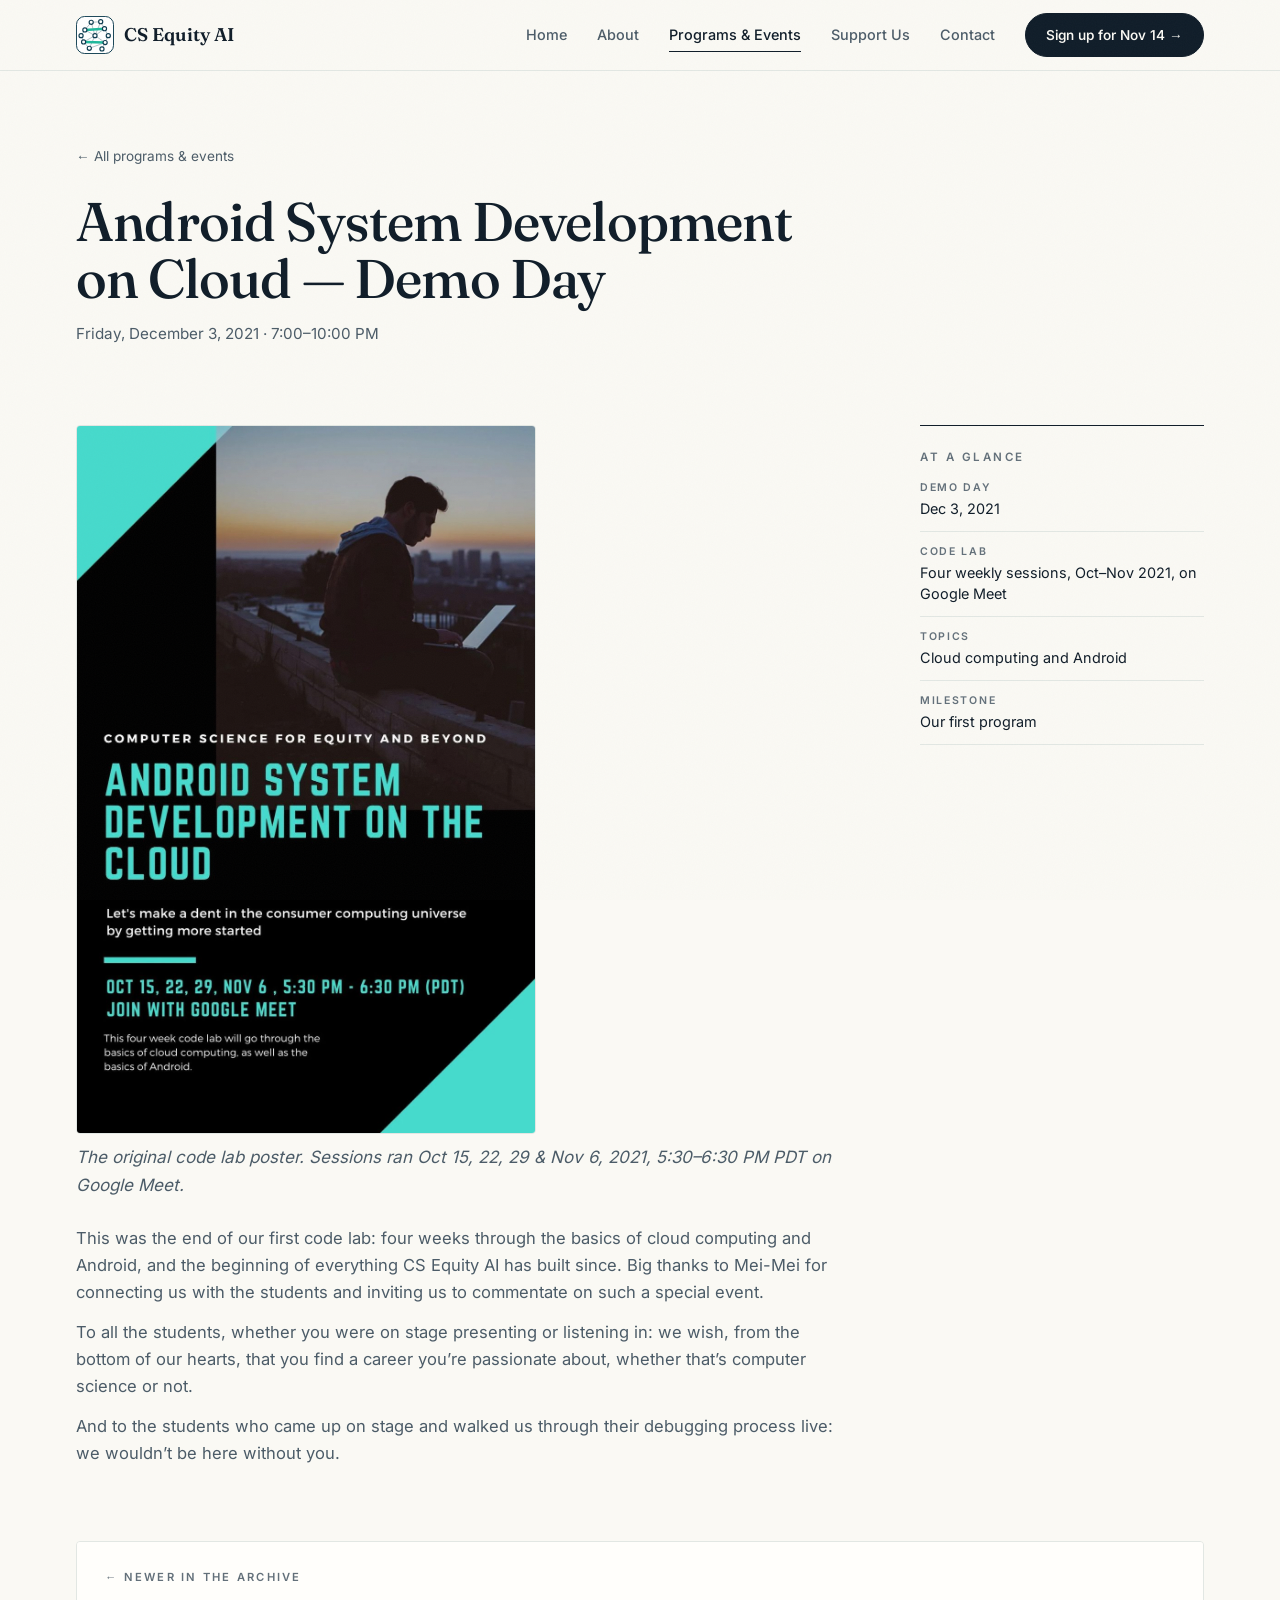
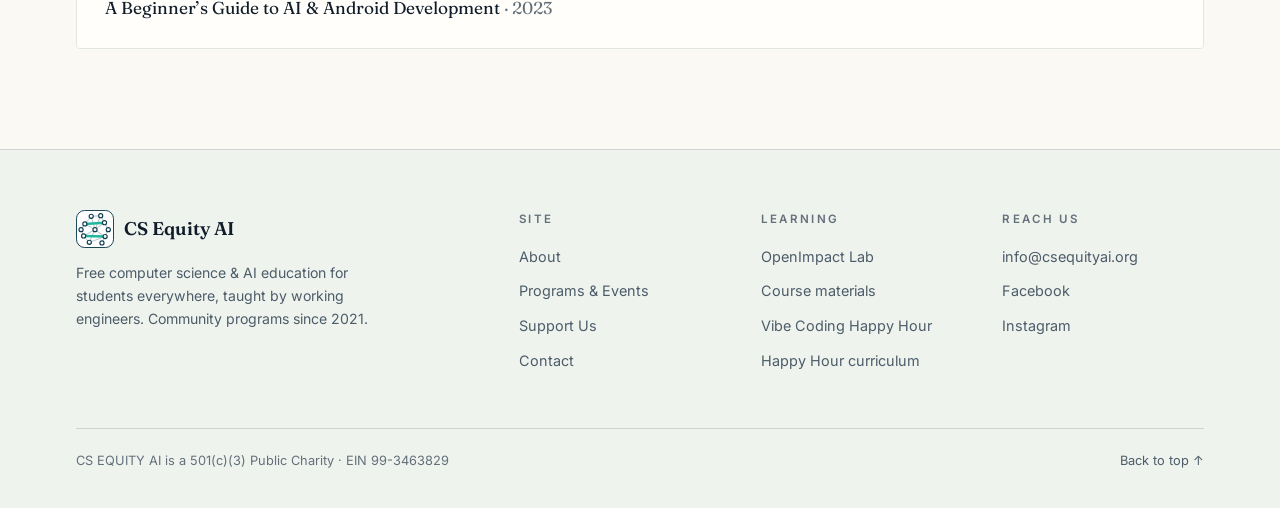
<file: events/android-demo-2021.html>
<!DOCTYPE html>
<html lang="en">
<head>
  <meta charset="UTF-8" />
  <meta name="viewport" content="width=device-width, initial-scale=1.0" />
  <title>Android System Development on Cloud, Demo Day — CS Equity AI</title>
  <meta name="description" content="The conclusion of our first code lab: four weeks on cloud computing and Android basics, capped with a student demo day." />
  <link rel="canonical" href="https://csequityai.org/events/android-demo-2021" />
  <meta name="theme-color" content="#faf9f4" />
  <meta property="og:locale" content="en_US" />
  <meta property="og:type" content="website" />
  <meta property="og:site_name" content="CS Equity AI" />
  <meta property="og:title" content="Android System Development on Cloud, Demo Day — CS Equity AI" />
  <meta property="og:description" content="The conclusion of our first code lab: four weeks on cloud computing and Android basics, capped with a student demo day." />
  <meta property="og:url" content="https://csequityai.org/events/android-demo-2021" />
  <meta property="og:image" content="https://csequityai.org/assets/img/og-image.jpg" />
  <meta property="og:image:width" content="1200" />
  <meta property="og:image:height" content="630" />
  <meta property="og:image:alt" content="CS Equity AI — we teach students to build with AI, not just use it. Free." />
  <meta name="twitter:card" content="summary_large_image" />
  <meta name="twitter:title" content="Android System Development on Cloud, Demo Day — CS Equity AI" />
  <meta name="twitter:description" content="The conclusion of our first code lab: four weeks on cloud computing and Android basics, capped with a student demo day." />
  <meta name="twitter:image" content="https://csequityai.org/assets/img/og-image.jpg" />
  <link rel="icon" href="/favicon.ico" sizes="48x48" />
  <link rel="icon" type="image/png" sizes="96x96" href="/assets/img/favicon-96.png" />
  <link rel="apple-touch-icon" href="/assets/img/apple-touch-icon.png" />
  <link rel="manifest" href="/site.webmanifest" />
  <link rel="preload" href="../assets/fonts/v5.3.0/fraunces-latin-opsz-normal.woff2" as="font" type="font/woff2" crossorigin />
  <link rel="preload" href="../assets/fonts/v5.3.0/inter-latin-wght-normal.woff2" as="font" type="font/woff2" crossorigin />
  <link rel="stylesheet" href="../assets/css/style.css?v=0a7c9765" />
  <script>document.documentElement.className+=" js";addEventListener("load",function(){setTimeout(function(){if(!window.__cseq)document.documentElement.classList.remove("js")},1500)});</script>

  <script type="application/ld+json">{"@context":"https://schema.org","@graph":[{"@type":"WebSite","@id":"https://csequityai.org/#website","url":"https://csequityai.org/","name":"CS Equity AI","publisher":{"@id":"https://csequityai.org/#org"},"inLanguage":"en"},{"@type":"WebPage","@id":"https://csequityai.org/events/android-demo-2021#page","url":"https://csequityai.org/events/android-demo-2021","name":"Android System Development on Cloud, Demo Day — CS Equity AI","description":"The conclusion of our first code lab: four weeks on cloud computing and Android basics, capped with a student demo day.","isPartOf":{"@id":"https://csequityai.org/#website"},"inLanguage":"en"},{"@type":"BreadcrumbList","itemListElement":[{"@type":"ListItem","position":1,"name":"Home","item":"https://csequityai.org/"},{"@type":"ListItem","position":2,"name":"Programs & Events","item":"https://csequityai.org/events"},{"@type":"ListItem","position":3,"name":"Android System Development on Cloud — Demo Day","item":"https://csequityai.org/events/android-demo-2021"}]},{"@type":"EducationEvent","@id":"https://csequityai.org/events/android-demo-2021#event","name":"Android System Development on Cloud — Demo Day","description":"The closing demo day of our first free code lab: four weeks on cloud computing and Android, ending with students presenting their debugging journeys.","startDate":"2021-12-03T00:00:00+08:00","endDate":"2021-12-03T00:00:00+08:00","eventStatus":"https://schema.org/EventScheduled","eventAttendanceMode":"https://schema.org/OnlineEventAttendanceMode","isAccessibleForFree":true,"inLanguage":"en","organizer":{"@id":"https://csequityai.org/#org"},"audience":{"@type":"EducationalAudience","audienceType":"Students"},"offers":{"@type":"Offer","price":"0","priceCurrency":"USD","availability":"https://schema.org/InStock","url":"https://csequityai.org/events/android-demo-2021"},"url":"https://csequityai.org/events/android-demo-2021","location":{"@type":"VirtualLocation","url":"https://csequityai.org/events/android-demo-2021"}}]}</script>
</head>
<body>
<a class="skip-link" href="#main">Skip to content</a>

<header class="nav" id="top">
  <div class="nav-inner">
    <a class="brand" href="../index.html"><img class="brand-mark" src="../assets/img/logo-mark.svg" width="38" height="38" alt="" /> CS&nbsp;Equity&nbsp;AI</a>
    <button class="nav-burger" aria-label="Menu" aria-expanded="false"><span></span><span></span><span></span></button>
    <nav class="nav-links">
      <a href="../index.html">Home</a>
      <a href="../about.html">About</a>
      <a href="../events.html" class="active">Programs & Events</a>
      <a href="../support.html">Support Us</a>
      <a href="../contact.html">Contact</a>
      <a class="btn sm" href="https://forms.gle/d4iYPMVnYYJ8Zn3h9" target="_blank" rel="noopener"><span>Sign up for Nov&nbsp;14&nbsp;<span class="a">→</span></span></a>
    </nav>
  </div>
</header>
<div class="nav-spacer"></div>


<section id="main" tabindex="-1" class="event-head">
  <div class="wrap">
    <a class="back" href="../events.html">← All programs &amp; events</a>
    <h1>Android System Development on Cloud — Demo Day</h1>
    <p class="when">Friday, December 3, 2021 · 7:00–10:00 PM</p>
  </div>
</section>
<section class="event-body">
  <div class="wrap">
    <aside class="glance" aria-label="At a glance">
      <span class="label">At a glance</span>
      <dl>
        <div><dt>Demo day</dt><dd>Dec 3, 2021</dd></div>
        <div><dt>Code lab</dt><dd>Four weekly sessions, Oct–Nov 2021, on Google Meet</dd></div>
        <div><dt>Topics</dt><dd>Cloud computing and Android</dd></div>
        <div><dt>Milestone</dt><dd>Our first program</dd></div>
      </dl>
    </aside>
    <div class="content">
      
<img width="1000" height="1545" loading="lazy" decoding="async" class="figure portrait" src="../assets/img/event-android-poster.jpg" alt="Poster: Android System Development on the Cloud" />
<p class="caption">The original code lab poster. Sessions ran Oct 15, 22, 29 &amp; Nov 6, 2021, 5:30–6:30 PM PDT on Google Meet.</p>

<p>This was the end of our first code lab: four weeks through the basics of cloud computing and Android, and the beginning of everything CS Equity AI has built since. Big thanks to Mei-Mei for connecting us with the students and inviting us to commentate on such a special event.</p>
<p>To all the students, whether you were on stage presenting or listening in: we wish, from the bottom of our hearts, that you find a career you’re passionate about, whether that’s computer science or not.</p>
<p>And to the students who came up on stage and walked us through their debugging process live: we wouldn’t be here without you.</p>

    </div>
    <nav class="evt-nav" aria-label="More programs in the archive">
      <a class="prev" href="beginners-guide-2023.html"><span class="k">← Newer in the archive</span><span class="t">A Beginner’s Guide to AI &amp; Android Development <span style="color:var(--ink-3)">· 2023</span></span></a>
    </nav>
  </div>
</section>


<footer>
  <div class="footer-inner">
    <div class="footer-grid">
      <div>
        <div class="brand"><img class="brand-mark" src="../assets/img/logo-mark.svg" width="38" height="38" alt="" /> CS&nbsp;Equity&nbsp;AI</div>
        <p>Free computer science &amp; AI education for students everywhere, taught by working engineers. Community programs since 2021.</p>
      </div>
      <div>
        <h2>Site</h2>
        <ul>
          <li><a href="../about.html">About</a></li>
          <li><a href="../events.html">Programs &amp; Events</a></li>
          <li><a href="../support.html">Support Us</a></li>
          <li><a href="../contact.html">Contact</a></li>
        </ul>
      </div>
      <div>
        <h2>Learning</h2>
        <ul>
          <li><a href="https://oil2-next-827682634474.asia-east1.run.app/" target="_blank" rel="noopener">OpenImpact Lab</a></li>
          <li><a href="https://github.com/Alwin-Lin/mle-star-Bootcamp" target="_blank" rel="noopener">Course materials</a></li>
          <li><a href="vibe-coding-happy-hour.html">Vibe Coding Happy Hour</a></li>
          <li><a href="https://github.com/samlin-ai/vibe-coding-happy-hour" target="_blank" rel="noopener">Happy Hour curriculum</a></li>
        </ul>
      </div>
      <div>
        <h2>Reach us</h2>
        <ul>
          <li><a href="mailto:info@csequityai.org">info@csequityai.org</a></li>
          <li><a href="https://www.facebook.com/csequityai" target="_blank" rel="noopener">Facebook</a></li>
          <li><a href="https://www.instagram.com/csequityai/" target="_blank" rel="noopener">Instagram</a></li>
        </ul>
      </div>
    </div>
    <div class="footer-bottom">
      <span>CS EQUITY AI is a 501(c)(3) Public Charity · EIN <span class="nowrap">99-3463829</span></span>
      <span class="soc">
        <a class="top" href="#top">Back to top ↑</a>
      </span>
    </div>
  </div>
</footer>

<script src="../assets/js/main.js?v=5486d7fa"></script>
</body>
</html>
</file>
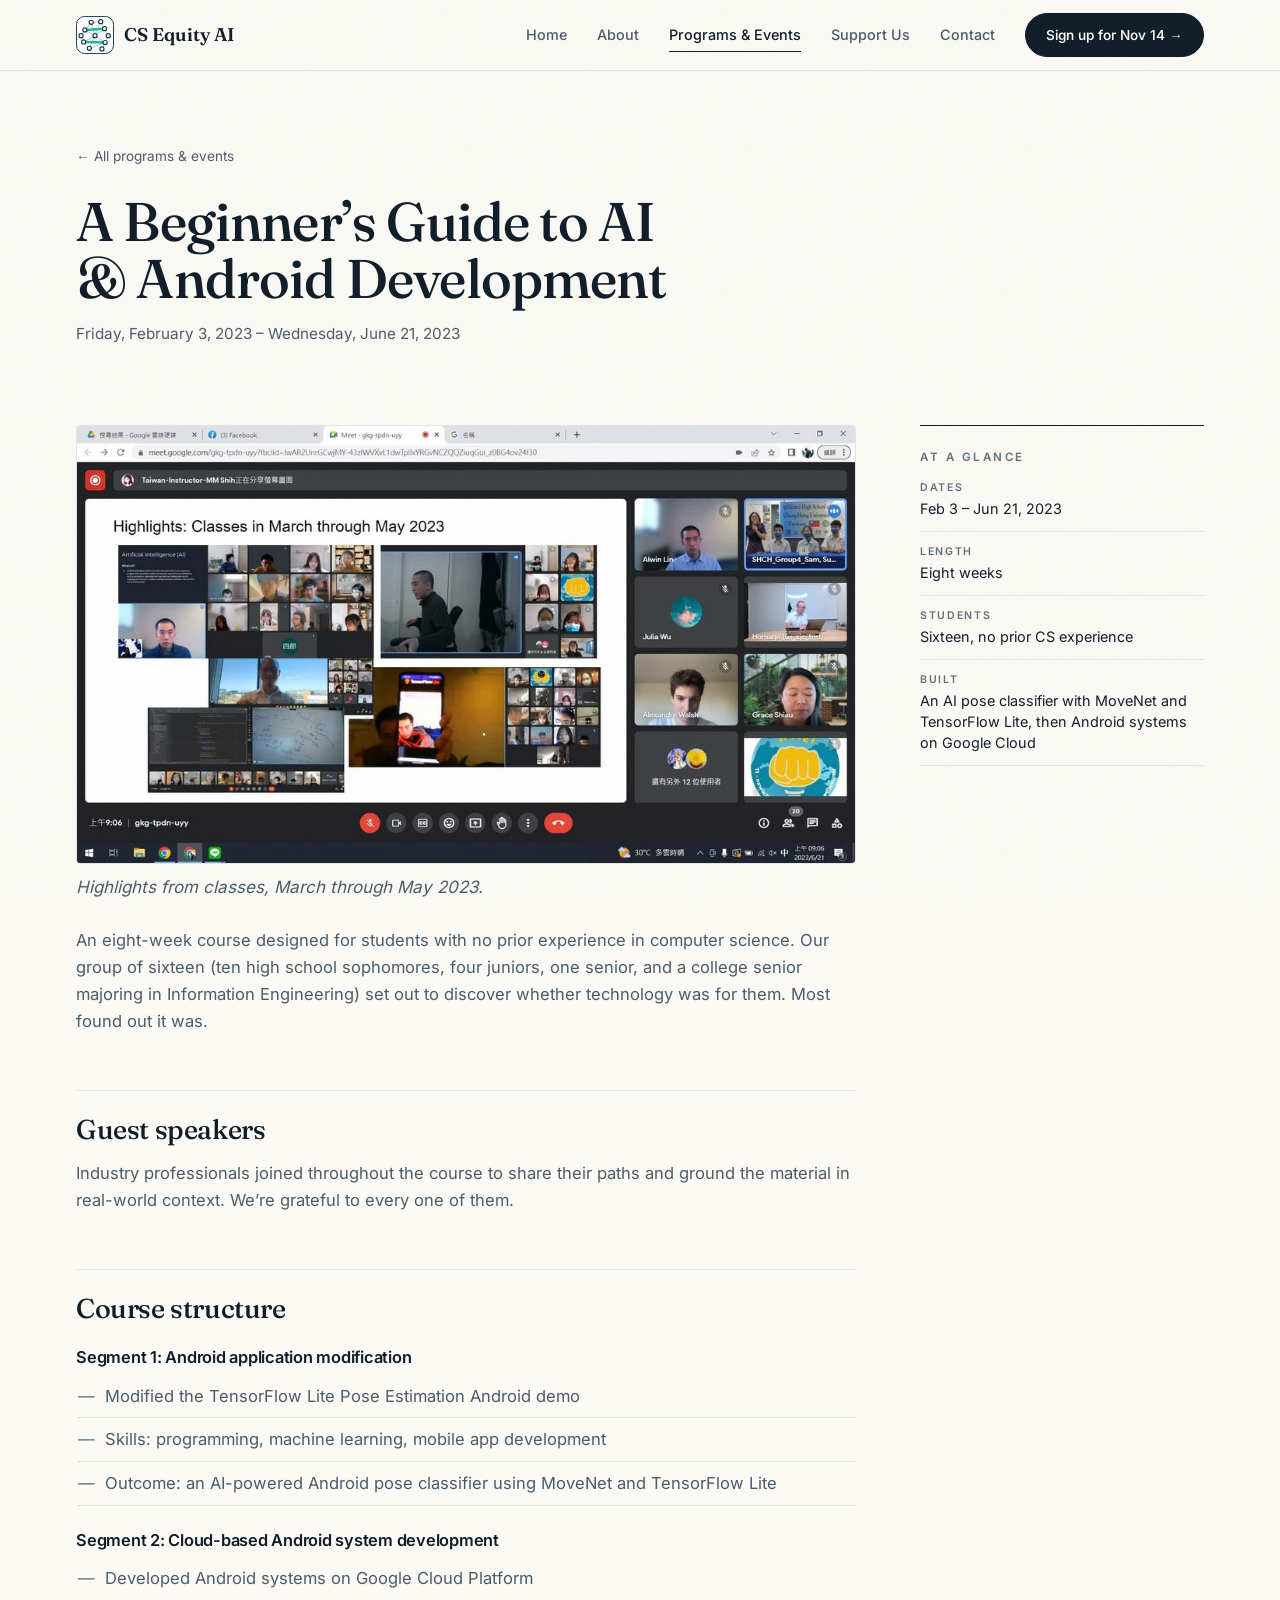
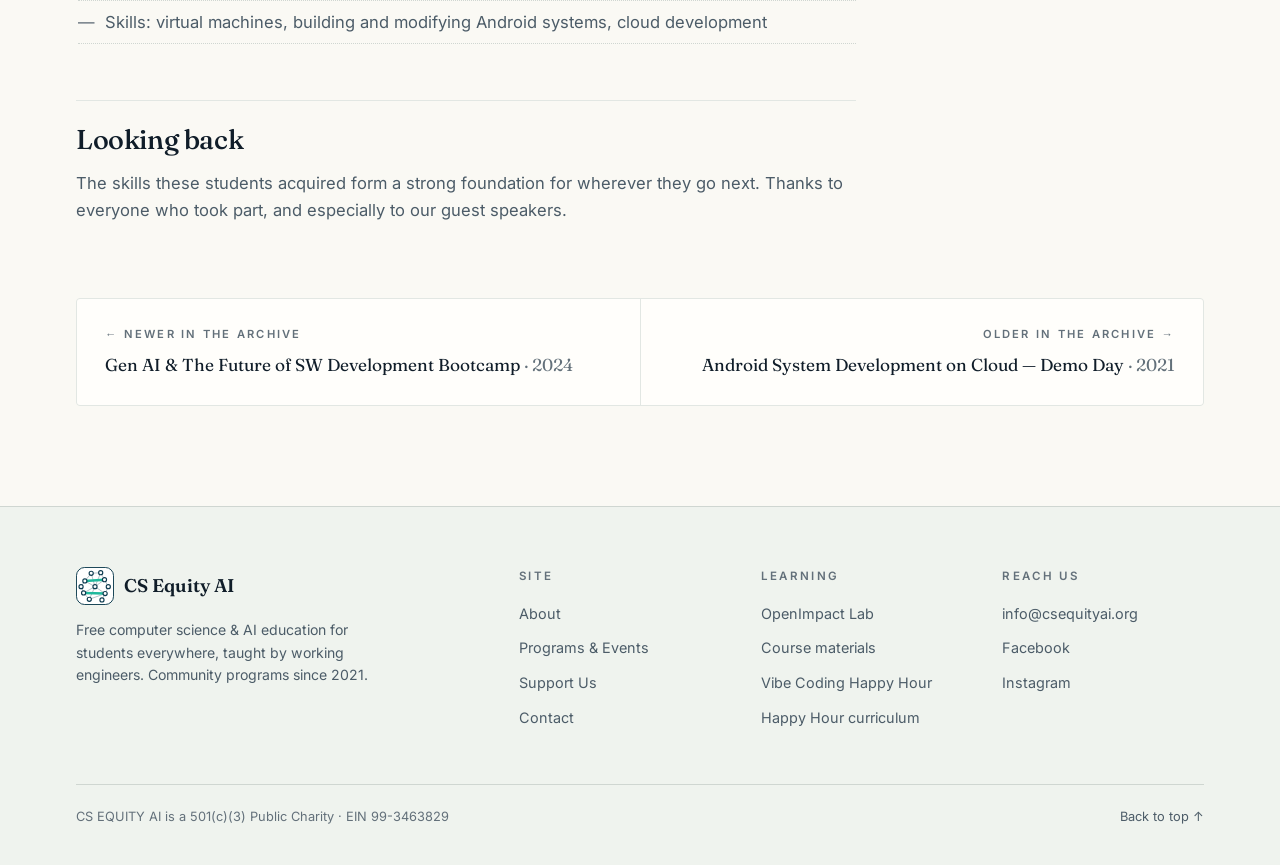
<file: events/beginners-guide-2023.html>
<!DOCTYPE html>
<html lang="en">
<head>
  <meta charset="UTF-8" />
  <meta name="viewport" content="width=device-width, initial-scale=1.0" />
  <title>A Beginner's Guide to AI & Android Development — CS Equity AI</title>
  <meta name="description" content="An 8-week course for students with no prior CS experience: AI-powered Android apps and cloud-based Android system development." />
  <link rel="canonical" href="https://csequityai.org/events/beginners-guide-2023" />
  <meta name="theme-color" content="#faf9f4" />
  <meta property="og:locale" content="en_US" />
  <meta property="og:type" content="website" />
  <meta property="og:site_name" content="CS Equity AI" />
  <meta property="og:title" content="A Beginner's Guide to AI & Android Development — CS Equity AI" />
  <meta property="og:description" content="An 8-week course for students with no prior CS experience: AI-powered Android apps and cloud-based Android system development." />
  <meta property="og:url" content="https://csequityai.org/events/beginners-guide-2023" />
  <meta property="og:image" content="https://csequityai.org/assets/img/og-image.jpg" />
  <meta property="og:image:width" content="1200" />
  <meta property="og:image:height" content="630" />
  <meta property="og:image:alt" content="CS Equity AI — we teach students to build with AI, not just use it. Free." />
  <meta name="twitter:card" content="summary_large_image" />
  <meta name="twitter:title" content="A Beginner's Guide to AI & Android Development — CS Equity AI" />
  <meta name="twitter:description" content="An 8-week course for students with no prior CS experience: AI-powered Android apps and cloud-based Android system development." />
  <meta name="twitter:image" content="https://csequityai.org/assets/img/og-image.jpg" />
  <link rel="icon" href="/favicon.ico" sizes="48x48" />
  <link rel="icon" type="image/png" sizes="96x96" href="/assets/img/favicon-96.png" />
  <link rel="apple-touch-icon" href="/assets/img/apple-touch-icon.png" />
  <link rel="manifest" href="/site.webmanifest" />
  <link rel="preload" href="../assets/fonts/v5.3.0/fraunces-latin-opsz-normal.woff2" as="font" type="font/woff2" crossorigin />
  <link rel="preload" href="../assets/fonts/v5.3.0/inter-latin-wght-normal.woff2" as="font" type="font/woff2" crossorigin />
  <link rel="stylesheet" href="../assets/css/style.css?v=0a7c9765" />
  <script>document.documentElement.className+=" js";addEventListener("load",function(){setTimeout(function(){if(!window.__cseq)document.documentElement.classList.remove("js")},1500)});</script>

  <script type="application/ld+json">{"@context":"https://schema.org","@graph":[{"@type":"WebSite","@id":"https://csequityai.org/#website","url":"https://csequityai.org/","name":"CS Equity AI","publisher":{"@id":"https://csequityai.org/#org"},"inLanguage":"en"},{"@type":"WebPage","@id":"https://csequityai.org/events/beginners-guide-2023#page","url":"https://csequityai.org/events/beginners-guide-2023","name":"A Beginner's Guide to AI & Android Development — CS Equity AI","description":"An 8-week course for students with no prior CS experience: AI-powered Android apps and cloud-based Android system development.","isPartOf":{"@id":"https://csequityai.org/#website"},"inLanguage":"en"},{"@type":"BreadcrumbList","itemListElement":[{"@type":"ListItem","position":1,"name":"Home","item":"https://csequityai.org/"},{"@type":"ListItem","position":2,"name":"Programs & Events","item":"https://csequityai.org/events"},{"@type":"ListItem","position":3,"name":"A Beginner's Guide to AI & Android Development","item":"https://csequityai.org/events/beginners-guide-2023"}]},{"@type":"EducationEvent","@id":"https://csequityai.org/events/beginners-guide-2023#event","name":"A Beginner's Guide to AI & Android Development","description":"An eight-week course where sixteen students with no CS background built an AI-powered Android pose classifier on Google Cloud.","startDate":"2023-02-03T00:00:00+08:00","endDate":"2023-06-21T00:00:00+08:00","eventStatus":"https://schema.org/EventScheduled","eventAttendanceMode":"https://schema.org/OnlineEventAttendanceMode","isAccessibleForFree":true,"inLanguage":"en","organizer":{"@id":"https://csequityai.org/#org"},"audience":{"@type":"EducationalAudience","audienceType":"Beginners with no CS background"},"offers":{"@type":"Offer","price":"0","priceCurrency":"USD","availability":"https://schema.org/InStock","url":"https://csequityai.org/events/beginners-guide-2023"},"url":"https://csequityai.org/events/beginners-guide-2023","location":{"@type":"VirtualLocation","url":"https://csequityai.org/events/beginners-guide-2023"}}]}</script>
</head>
<body>
<a class="skip-link" href="#main">Skip to content</a>

<header class="nav" id="top">
  <div class="nav-inner">
    <a class="brand" href="../index.html"><img class="brand-mark" src="../assets/img/logo-mark.svg" width="38" height="38" alt="" /> CS&nbsp;Equity&nbsp;AI</a>
    <button class="nav-burger" aria-label="Menu" aria-expanded="false"><span></span><span></span><span></span></button>
    <nav class="nav-links">
      <a href="../index.html">Home</a>
      <a href="../about.html">About</a>
      <a href="../events.html" class="active">Programs & Events</a>
      <a href="../support.html">Support Us</a>
      <a href="../contact.html">Contact</a>
      <a class="btn sm" href="https://forms.gle/d4iYPMVnYYJ8Zn3h9" target="_blank" rel="noopener"><span>Sign up for Nov&nbsp;14&nbsp;<span class="a">→</span></span></a>
    </nav>
  </div>
</header>
<div class="nav-spacer"></div>


<section id="main" tabindex="-1" class="event-head">
  <div class="wrap">
    <a class="back" href="../events.html">← All programs &amp; events</a>
    <h1>A Beginner’s Guide to AI &amp; Android Development</h1>
    <p class="when">Friday, February 3, 2023 – Wednesday, June 21, 2023</p>
  </div>
</section>
<section class="event-body">
  <div class="wrap">
    <aside class="glance" aria-label="At a glance">
      <span class="label">At a glance</span>
      <dl>
        <div><dt>Dates</dt><dd>Feb 3 – Jun 21, 2023</dd></div>
        <div><dt>Length</dt><dd>Eight weeks</dd></div>
        <div><dt>Students</dt><dd>Sixteen, no prior CS experience</dd></div>
        <div><dt>Built</dt><dd>An AI pose classifier with MoveNet and TensorFlow Lite, then Android systems on Google Cloud</dd></div>
      </dl>
    </aside>
    <div class="content">
      
<img width="1000" height="562" loading="lazy" decoding="async" class="figure" src="../assets/img/event-2023-course.jpg" alt="Highlights: classes March through May 2023" />
<p class="caption">Highlights from classes, March through May 2023.</p>

<p>An eight-week course designed for students with no prior experience in computer science. Our group of sixteen (ten high school sophomores, four juniors, one senior, and a college senior majoring in Information Engineering) set out to discover whether technology was for them. Most found out it was.</p>

<h2>Guest speakers</h2>
<p>Industry professionals joined throughout the course to share their paths and ground the material in real-world context. We’re grateful to every one of them.</p>

<h2>Course structure</h2>
<h3>Segment 1: Android application modification</h3>
<ul>
  <li>Modified the TensorFlow Lite Pose Estimation Android demo</li>
  <li>Skills: programming, machine learning, mobile app development</li>
  <li>Outcome: an AI-powered Android pose classifier using MoveNet and TensorFlow Lite</li>
</ul>
<h3>Segment 2: Cloud-based Android system development</h3>
<ul>
  <li>Developed Android systems on Google Cloud Platform</li>
  <li>Skills: virtual machines, building and modifying Android systems, cloud development</li>
</ul>

<h2>Looking back</h2>
<p>The skills these students acquired form a strong foundation for wherever they go next. Thanks to everyone who took part, and especially to our guest speakers.</p>

    </div>
    <nav class="evt-nav" aria-label="More programs in the archive">
      <a class="prev" href="genai-bootcamp-2024.html"><span class="k">← Newer in the archive</span><span class="t">Gen AI &amp; The Future of SW Development Bootcamp <span style="color:var(--ink-3)">· 2024</span></span></a>
      <a class="next" href="android-demo-2021.html"><span class="k">Older in the archive →</span><span class="t">Android System Development on Cloud — Demo Day <span style="color:var(--ink-3)">· 2021</span></span></a>
    </nav>
  </div>
</section>


<footer>
  <div class="footer-inner">
    <div class="footer-grid">
      <div>
        <div class="brand"><img class="brand-mark" src="../assets/img/logo-mark.svg" width="38" height="38" alt="" /> CS&nbsp;Equity&nbsp;AI</div>
        <p>Free computer science &amp; AI education for students everywhere, taught by working engineers. Community programs since 2021.</p>
      </div>
      <div>
        <h2>Site</h2>
        <ul>
          <li><a href="../about.html">About</a></li>
          <li><a href="../events.html">Programs &amp; Events</a></li>
          <li><a href="../support.html">Support Us</a></li>
          <li><a href="../contact.html">Contact</a></li>
        </ul>
      </div>
      <div>
        <h2>Learning</h2>
        <ul>
          <li><a href="https://oil2-next-827682634474.asia-east1.run.app/" target="_blank" rel="noopener">OpenImpact Lab</a></li>
          <li><a href="https://github.com/Alwin-Lin/mle-star-Bootcamp" target="_blank" rel="noopener">Course materials</a></li>
          <li><a href="vibe-coding-happy-hour.html">Vibe Coding Happy Hour</a></li>
          <li><a href="https://github.com/samlin-ai/vibe-coding-happy-hour" target="_blank" rel="noopener">Happy Hour curriculum</a></li>
        </ul>
      </div>
      <div>
        <h2>Reach us</h2>
        <ul>
          <li><a href="mailto:info@csequityai.org">info@csequityai.org</a></li>
          <li><a href="https://www.facebook.com/csequityai" target="_blank" rel="noopener">Facebook</a></li>
          <li><a href="https://www.instagram.com/csequityai/" target="_blank" rel="noopener">Instagram</a></li>
        </ul>
      </div>
    </div>
    <div class="footer-bottom">
      <span>CS EQUITY AI is a 501(c)(3) Public Charity · EIN <span class="nowrap">99-3463829</span></span>
      <span class="soc">
        <a class="top" href="#top">Back to top ↑</a>
      </span>
    </div>
  </div>
</footer>

<script src="../assets/js/main.js?v=5486d7fa"></script>
</body>
</html>
</file>
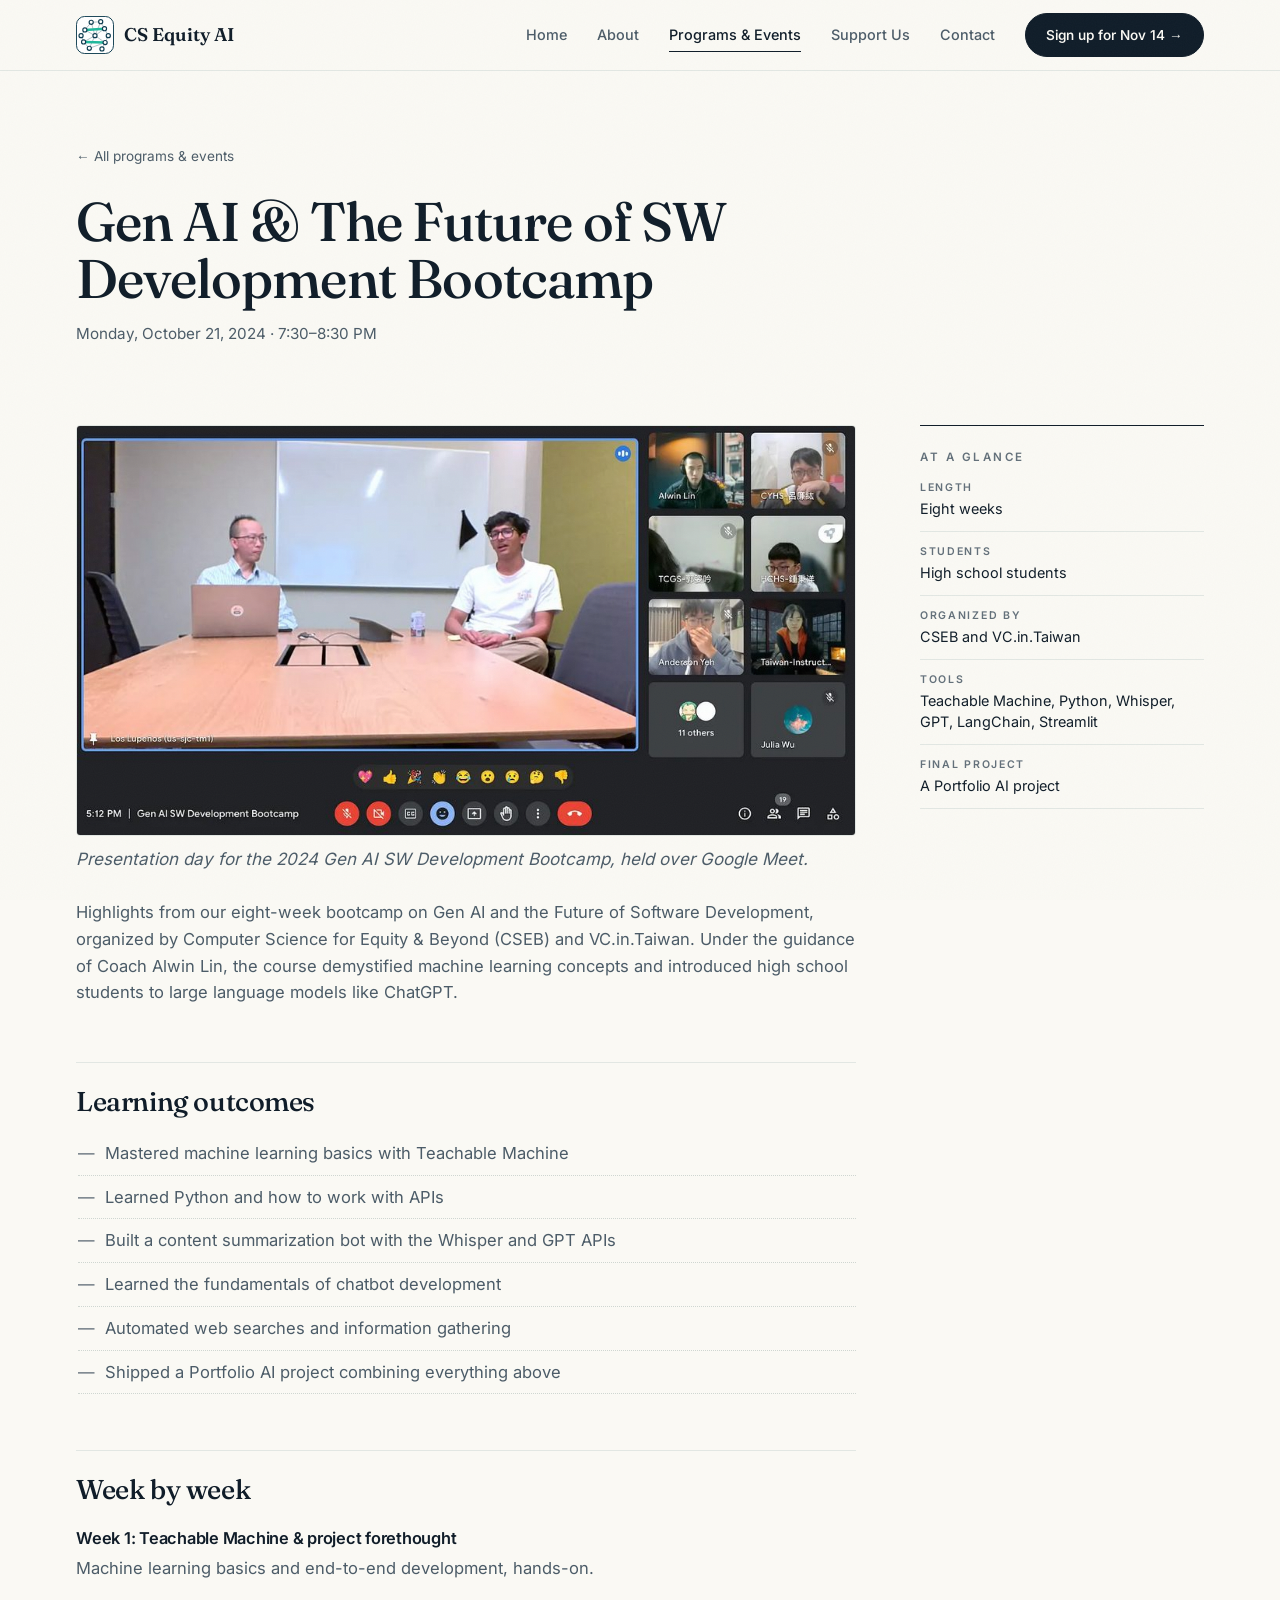
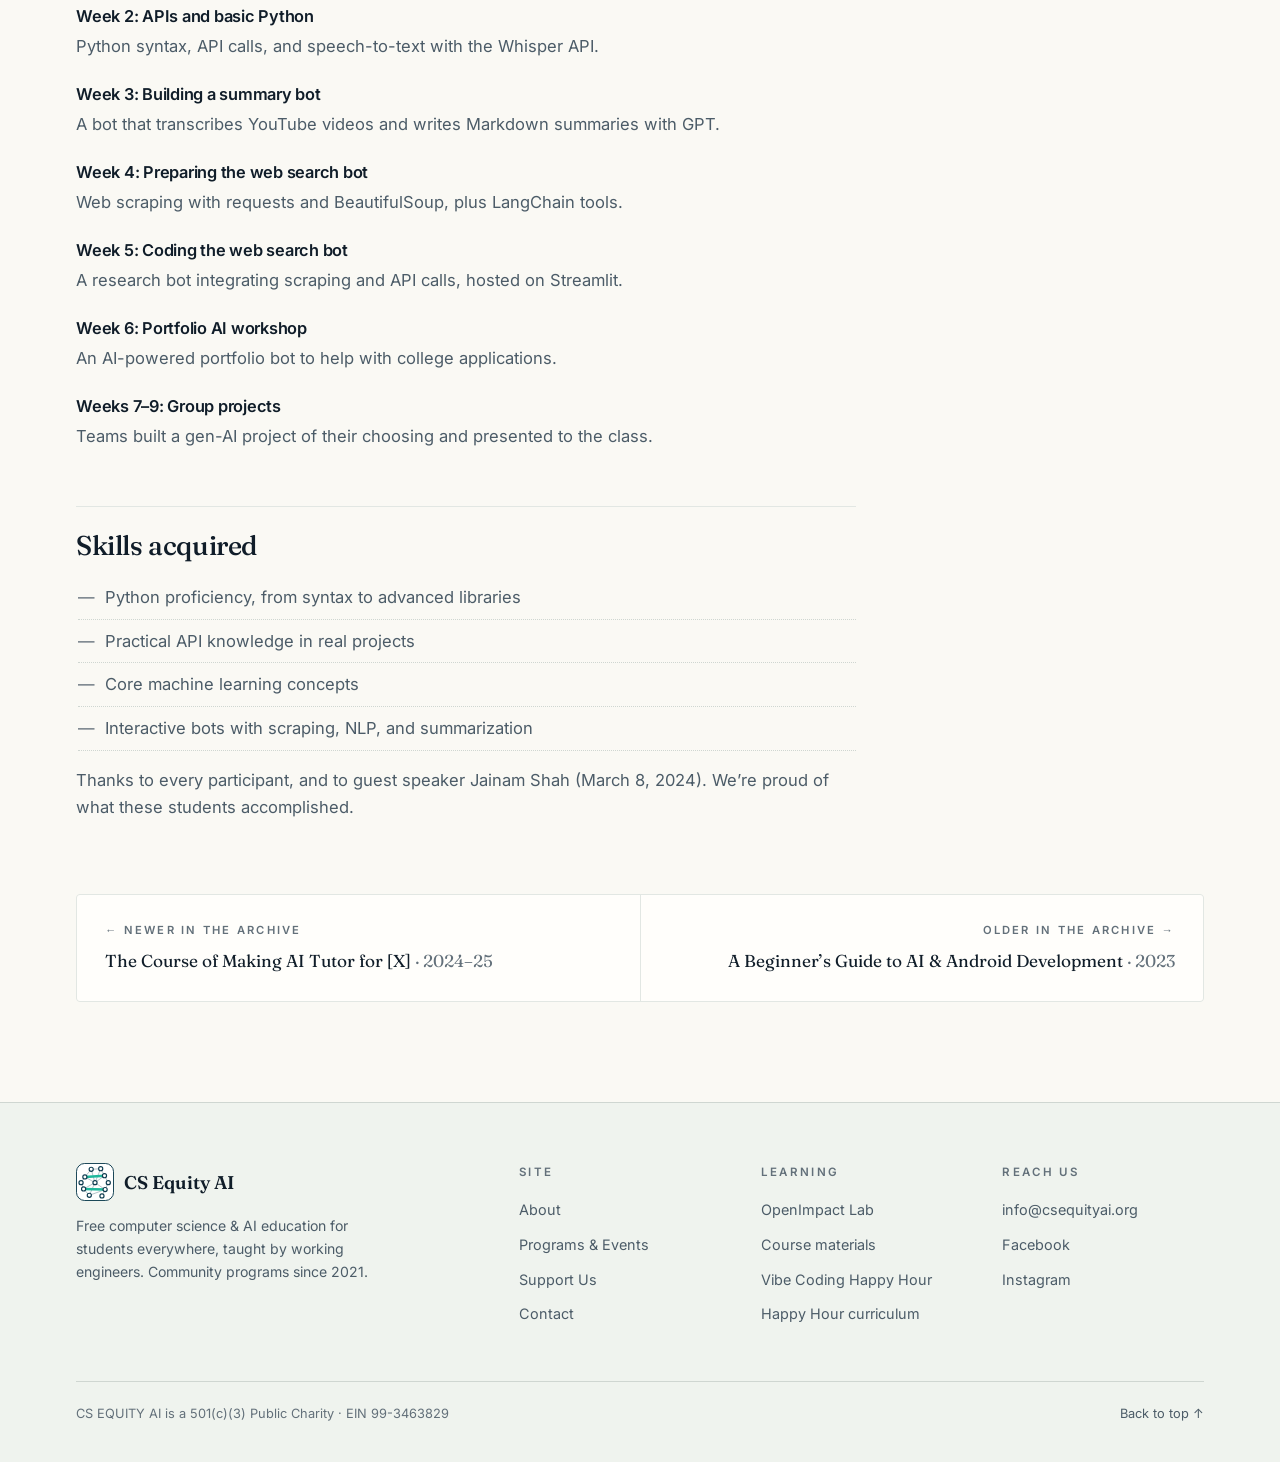
<file: events/genai-bootcamp-2024.html>
<!DOCTYPE html>
<html lang="en">
<head>
  <meta charset="UTF-8" />
  <meta name="viewport" content="width=device-width, initial-scale=1.0" />
  <title>Gen AI & The Future of SW Development Bootcamp — CS Equity AI</title>
  <meta name="description" content="An eight-week 2024 bootcamp taking high school students from Teachable Machine to a full portfolio AI project — Python, APIs, bots and research agents." />
  <link rel="canonical" href="https://csequityai.org/events/genai-bootcamp-2024" />
  <meta name="theme-color" content="#faf9f4" />
  <meta property="og:locale" content="en_US" />
  <meta property="og:type" content="website" />
  <meta property="og:site_name" content="CS Equity AI" />
  <meta property="og:title" content="Gen AI & The Future of SW Development Bootcamp — CS Equity AI" />
  <meta property="og:description" content="An eight-week 2024 bootcamp taking high school students from Teachable Machine to a full portfolio AI project — Python, APIs, bots and research agents." />
  <meta property="og:url" content="https://csequityai.org/events/genai-bootcamp-2024" />
  <meta property="og:image" content="https://csequityai.org/assets/img/og-image.jpg" />
  <meta property="og:image:width" content="1200" />
  <meta property="og:image:height" content="630" />
  <meta property="og:image:alt" content="CS Equity AI — we teach students to build with AI, not just use it. Free." />
  <meta name="twitter:card" content="summary_large_image" />
  <meta name="twitter:title" content="Gen AI & The Future of SW Development Bootcamp — CS Equity AI" />
  <meta name="twitter:description" content="An eight-week 2024 bootcamp taking high school students from Teachable Machine to a full portfolio AI project — Python, APIs, bots and research agents." />
  <meta name="twitter:image" content="https://csequityai.org/assets/img/og-image.jpg" />
  <link rel="icon" href="/favicon.ico" sizes="48x48" />
  <link rel="icon" type="image/png" sizes="96x96" href="/assets/img/favicon-96.png" />
  <link rel="apple-touch-icon" href="/assets/img/apple-touch-icon.png" />
  <link rel="manifest" href="/site.webmanifest" />
  <link rel="preload" href="../assets/fonts/v5.3.0/fraunces-latin-opsz-normal.woff2" as="font" type="font/woff2" crossorigin />
  <link rel="preload" href="../assets/fonts/v5.3.0/inter-latin-wght-normal.woff2" as="font" type="font/woff2" crossorigin />
  <link rel="stylesheet" href="../assets/css/style.css?v=0a7c9765" />
  <script>document.documentElement.className+=" js";addEventListener("load",function(){setTimeout(function(){if(!window.__cseq)document.documentElement.classList.remove("js")},1500)});</script>

  <script type="application/ld+json">{"@context":"https://schema.org","@graph":[{"@type":"WebSite","@id":"https://csequityai.org/#website","url":"https://csequityai.org/","name":"CS Equity AI","publisher":{"@id":"https://csequityai.org/#org"},"inLanguage":"en"},{"@type":"WebPage","@id":"https://csequityai.org/events/genai-bootcamp-2024#page","url":"https://csequityai.org/events/genai-bootcamp-2024","name":"Gen AI & The Future of SW Development Bootcamp — CS Equity AI","description":"Recap of an 8-week bootcamp on Gen AI and the future of software development for high school students.","isPartOf":{"@id":"https://csequityai.org/#website"},"inLanguage":"en"},{"@type":"BreadcrumbList","itemListElement":[{"@type":"ListItem","position":1,"name":"Home","item":"https://csequityai.org/"},{"@type":"ListItem","position":2,"name":"Programs & Events","item":"https://csequityai.org/events"},{"@type":"ListItem","position":3,"name":"Gen AI & The Future of SW Development Bootcamp","item":"https://csequityai.org/events/genai-bootcamp-2024"}]},{"@type":"EducationEvent","@id":"https://csequityai.org/events/genai-bootcamp-2024#event","name":"Gen AI & The Future of SW Development Bootcamp","description":"An eight-week bootcamp taking high school students from Teachable Machine to a full portfolio AI project.","startDate":"2024-10-21T00:00:00+08:00","endDate":"2024-12-16T00:00:00+08:00","eventStatus":"https://schema.org/EventScheduled","eventAttendanceMode":"https://schema.org/OnlineEventAttendanceMode","isAccessibleForFree":true,"inLanguage":"en","organizer":{"@id":"https://csequityai.org/#org"},"audience":{"@type":"EducationalAudience","audienceType":"High school students"},"offers":{"@type":"Offer","price":"0","priceCurrency":"USD","availability":"https://schema.org/InStock","url":"https://csequityai.org/events/genai-bootcamp-2024"},"url":"https://csequityai.org/events/genai-bootcamp-2024","location":{"@type":"VirtualLocation","url":"https://csequityai.org/events/genai-bootcamp-2024"}}]}</script>
</head>
<body>
<a class="skip-link" href="#main">Skip to content</a>

<header class="nav" id="top">
  <div class="nav-inner">
    <a class="brand" href="../index.html"><img class="brand-mark" src="../assets/img/logo-mark.svg" width="38" height="38" alt="" /> CS&nbsp;Equity&nbsp;AI</a>
    <button class="nav-burger" aria-label="Menu" aria-expanded="false"><span></span><span></span><span></span></button>
    <nav class="nav-links">
      <a href="../index.html">Home</a>
      <a href="../about.html">About</a>
      <a href="../events.html" class="active">Programs & Events</a>
      <a href="../support.html">Support Us</a>
      <a href="../contact.html">Contact</a>
      <a class="btn sm" href="https://forms.gle/d4iYPMVnYYJ8Zn3h9" target="_blank" rel="noopener"><span>Sign up for Nov&nbsp;14&nbsp;<span class="a">→</span></span></a>
    </nav>
  </div>
</header>
<div class="nav-spacer"></div>


<section id="main" tabindex="-1" class="event-head">
  <div class="wrap">
    <a class="back" href="../events.html">← All programs &amp; events</a>
    <h1>Gen AI &amp; The Future of SW Development Bootcamp</h1>
    <p class="when">Monday, October 21, 2024 · 7:30–8:30 PM</p>
  </div>
</section>
<section class="event-body">
  <div class="wrap">
    <aside class="glance" aria-label="At a glance">
      <span class="label">At a glance</span>
      <dl>
        <div><dt>Length</dt><dd>Eight weeks</dd></div>
        <div><dt>Students</dt><dd>High school students</dd></div>
        <div><dt>Organized by</dt><dd>CSEB and VC.in.Taiwan</dd></div>
        <div><dt>Tools</dt><dd>Teachable Machine, Python, Whisper, GPT, LangChain, Streamlit</dd></div>
        <div><dt>Final project</dt><dd>A Portfolio AI project</dd></div>
      </dl>
    </aside>
    <div class="content">
      
<img width="1000" height="526" loading="lazy" decoding="async" class="figure" src="../assets/img/event-genai-bootcamp.jpg" alt="Presentation day 2024 over Google Meet" />
<p class="caption">Presentation day for the 2024 Gen AI SW Development Bootcamp, held over Google Meet.</p>

<p>Highlights from our eight-week bootcamp on Gen AI and the Future of Software Development, organized by Computer Science for Equity &amp; Beyond (CSEB) and VC.in.Taiwan. Under the guidance of Coach Alwin Lin, the course demystified machine learning concepts and introduced high school students to large language models like ChatGPT.</p>

<h2>Learning outcomes</h2>
<ul>
  <li>Mastered machine learning basics with Teachable Machine</li>
  <li>Learned Python and how to work with APIs</li>
  <li>Built a content summarization bot with the Whisper and GPT APIs</li>
  <li>Learned the fundamentals of chatbot development</li>
  <li>Automated web searches and information gathering</li>
  <li>Shipped a Portfolio AI project combining everything above</li>
</ul>

<h2>Week by week</h2>
<h3>Week 1: Teachable Machine &amp; project forethought</h3>
<p>Machine learning basics and end-to-end development, hands-on.</p>
<h3>Week 2: APIs and basic Python</h3>
<p>Python syntax, API calls, and speech-to-text with the Whisper API.</p>
<h3>Week 3: Building a summary bot</h3>
<p>A bot that transcribes YouTube videos and writes Markdown summaries with GPT.</p>
<h3>Week 4: Preparing the web search bot</h3>
<p>Web scraping with requests and BeautifulSoup, plus LangChain tools.</p>
<h3>Week 5: Coding the web search bot</h3>
<p>A research bot integrating scraping and API calls, hosted on Streamlit.</p>
<h3>Week 6: Portfolio AI workshop</h3>
<p>An AI-powered portfolio bot to help with college applications.</p>
<h3>Weeks 7–9: Group projects</h3>
<p>Teams built a gen-AI project of their choosing and presented to the class.</p>

<h2>Skills acquired</h2>
<ul>
  <li>Python proficiency, from syntax to advanced libraries</li>
  <li>Practical API knowledge in real projects</li>
  <li>Core machine learning concepts</li>
  <li>Interactive bots with scraping, NLP, and summarization</li>
</ul>

<p>Thanks to every participant, and to guest speaker Jainam Shah (March 8, 2024). We’re proud of what these students accomplished.</p>

    </div>
    <nav class="evt-nav" aria-label="More programs in the archive">
      <a class="prev" href="ai-tutor-2024.html"><span class="k">← Newer in the archive</span><span class="t">The Course of Making AI Tutor for [X] <span style="color:var(--ink-3)">· 2024–25</span></span></a>
      <a class="next" href="beginners-guide-2023.html"><span class="k">Older in the archive →</span><span class="t">A Beginner’s Guide to AI &amp; Android Development <span style="color:var(--ink-3)">· 2023</span></span></a>
    </nav>
  </div>
</section>


<footer>
  <div class="footer-inner">
    <div class="footer-grid">
      <div>
        <div class="brand"><img class="brand-mark" src="../assets/img/logo-mark.svg" width="38" height="38" alt="" /> CS&nbsp;Equity&nbsp;AI</div>
        <p>Free computer science &amp; AI education for students everywhere, taught by working engineers. Community programs since 2021.</p>
      </div>
      <div>
        <h2>Site</h2>
        <ul>
          <li><a href="../about.html">About</a></li>
          <li><a href="../events.html">Programs &amp; Events</a></li>
          <li><a href="../support.html">Support Us</a></li>
          <li><a href="../contact.html">Contact</a></li>
        </ul>
      </div>
      <div>
        <h2>Learning</h2>
        <ul>
          <li><a href="https://oil2-next-827682634474.asia-east1.run.app/" target="_blank" rel="noopener">OpenImpact Lab</a></li>
          <li><a href="https://github.com/Alwin-Lin/mle-star-Bootcamp" target="_blank" rel="noopener">Course materials</a></li>
          <li><a href="vibe-coding-happy-hour.html">Vibe Coding Happy Hour</a></li>
          <li><a href="https://github.com/samlin-ai/vibe-coding-happy-hour" target="_blank" rel="noopener">Happy Hour curriculum</a></li>
        </ul>
      </div>
      <div>
        <h2>Reach us</h2>
        <ul>
          <li><a href="mailto:info@csequityai.org">info@csequityai.org</a></li>
          <li><a href="https://www.facebook.com/csequityai" target="_blank" rel="noopener">Facebook</a></li>
          <li><a href="https://www.instagram.com/csequityai/" target="_blank" rel="noopener">Instagram</a></li>
        </ul>
      </div>
    </div>
    <div class="footer-bottom">
      <span>CS EQUITY AI is a 501(c)(3) Public Charity · EIN <span class="nowrap">99-3463829</span></span>
      <span class="soc">
        <a class="top" href="#top">Back to top ↑</a>
      </span>
    </div>
  </div>
</footer>

<script src="../assets/js/main.js?v=5486d7fa"></script>
</body>
</html>
</file>
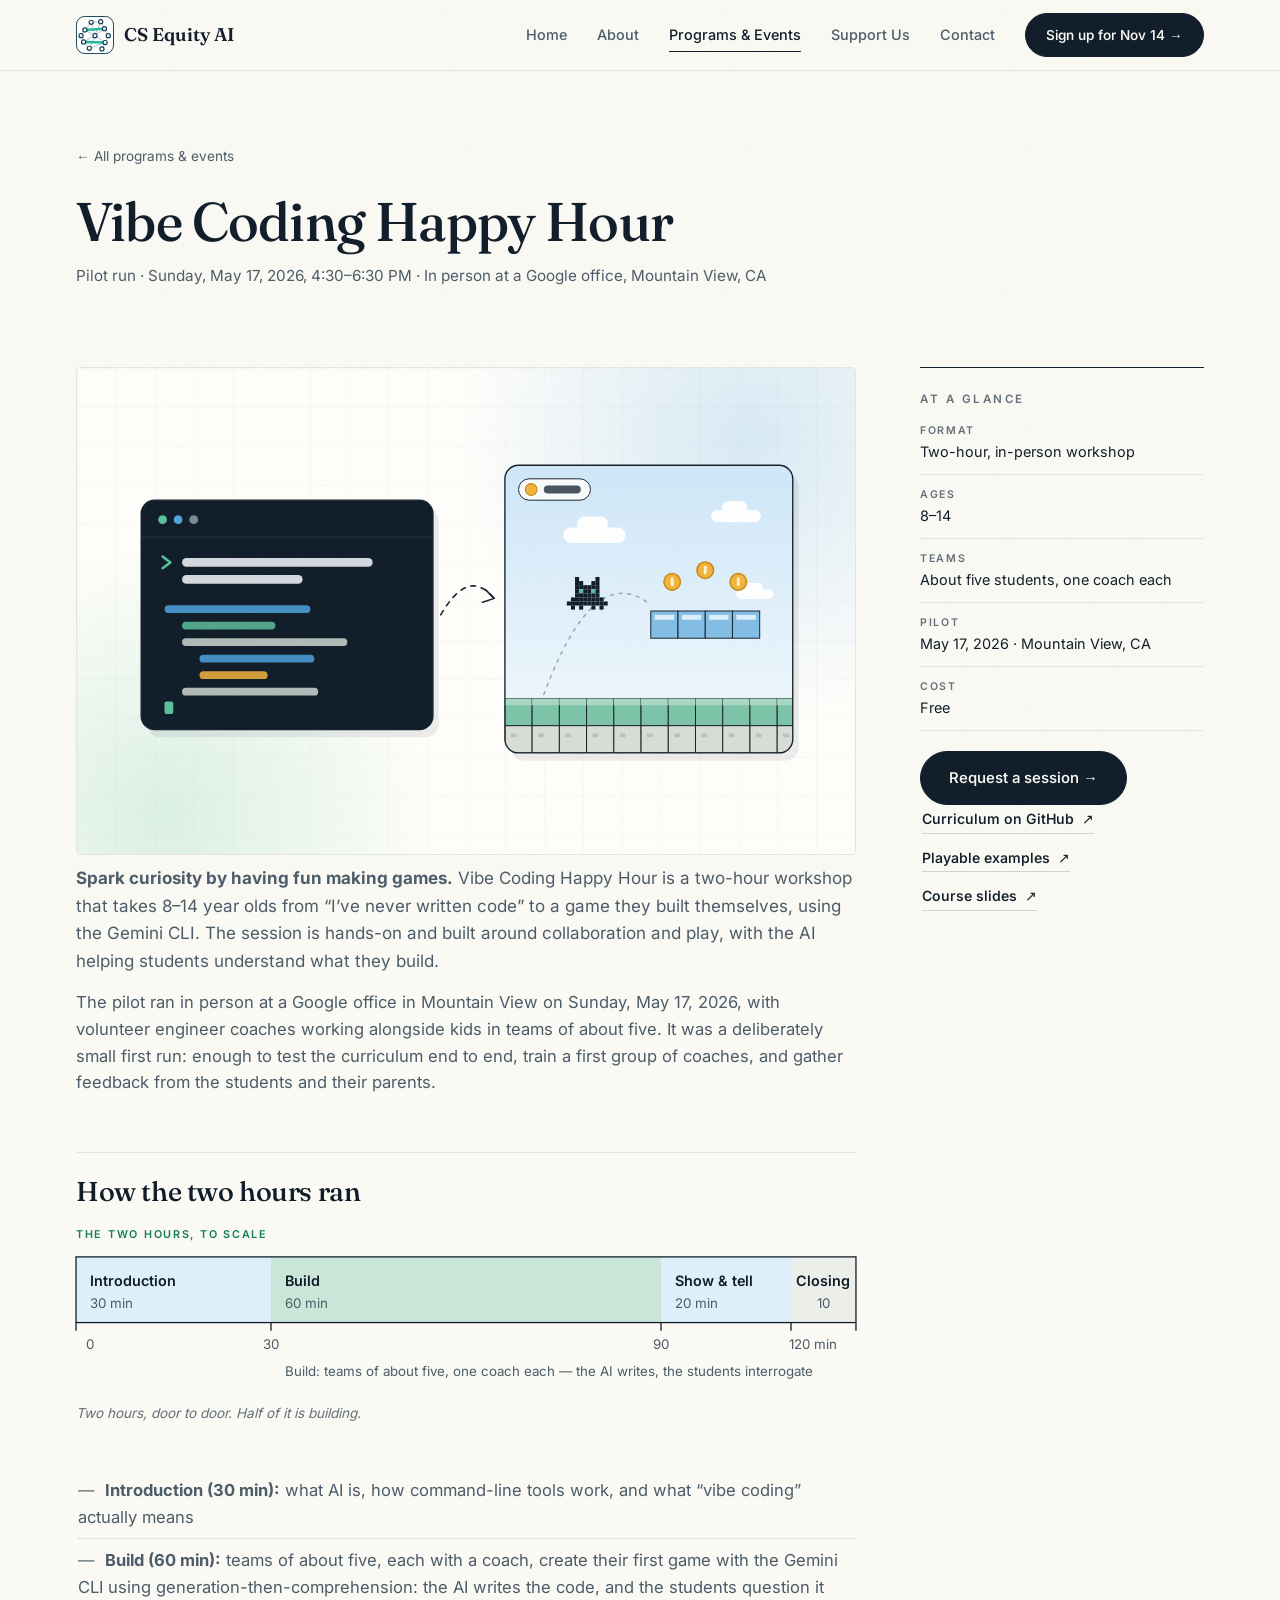
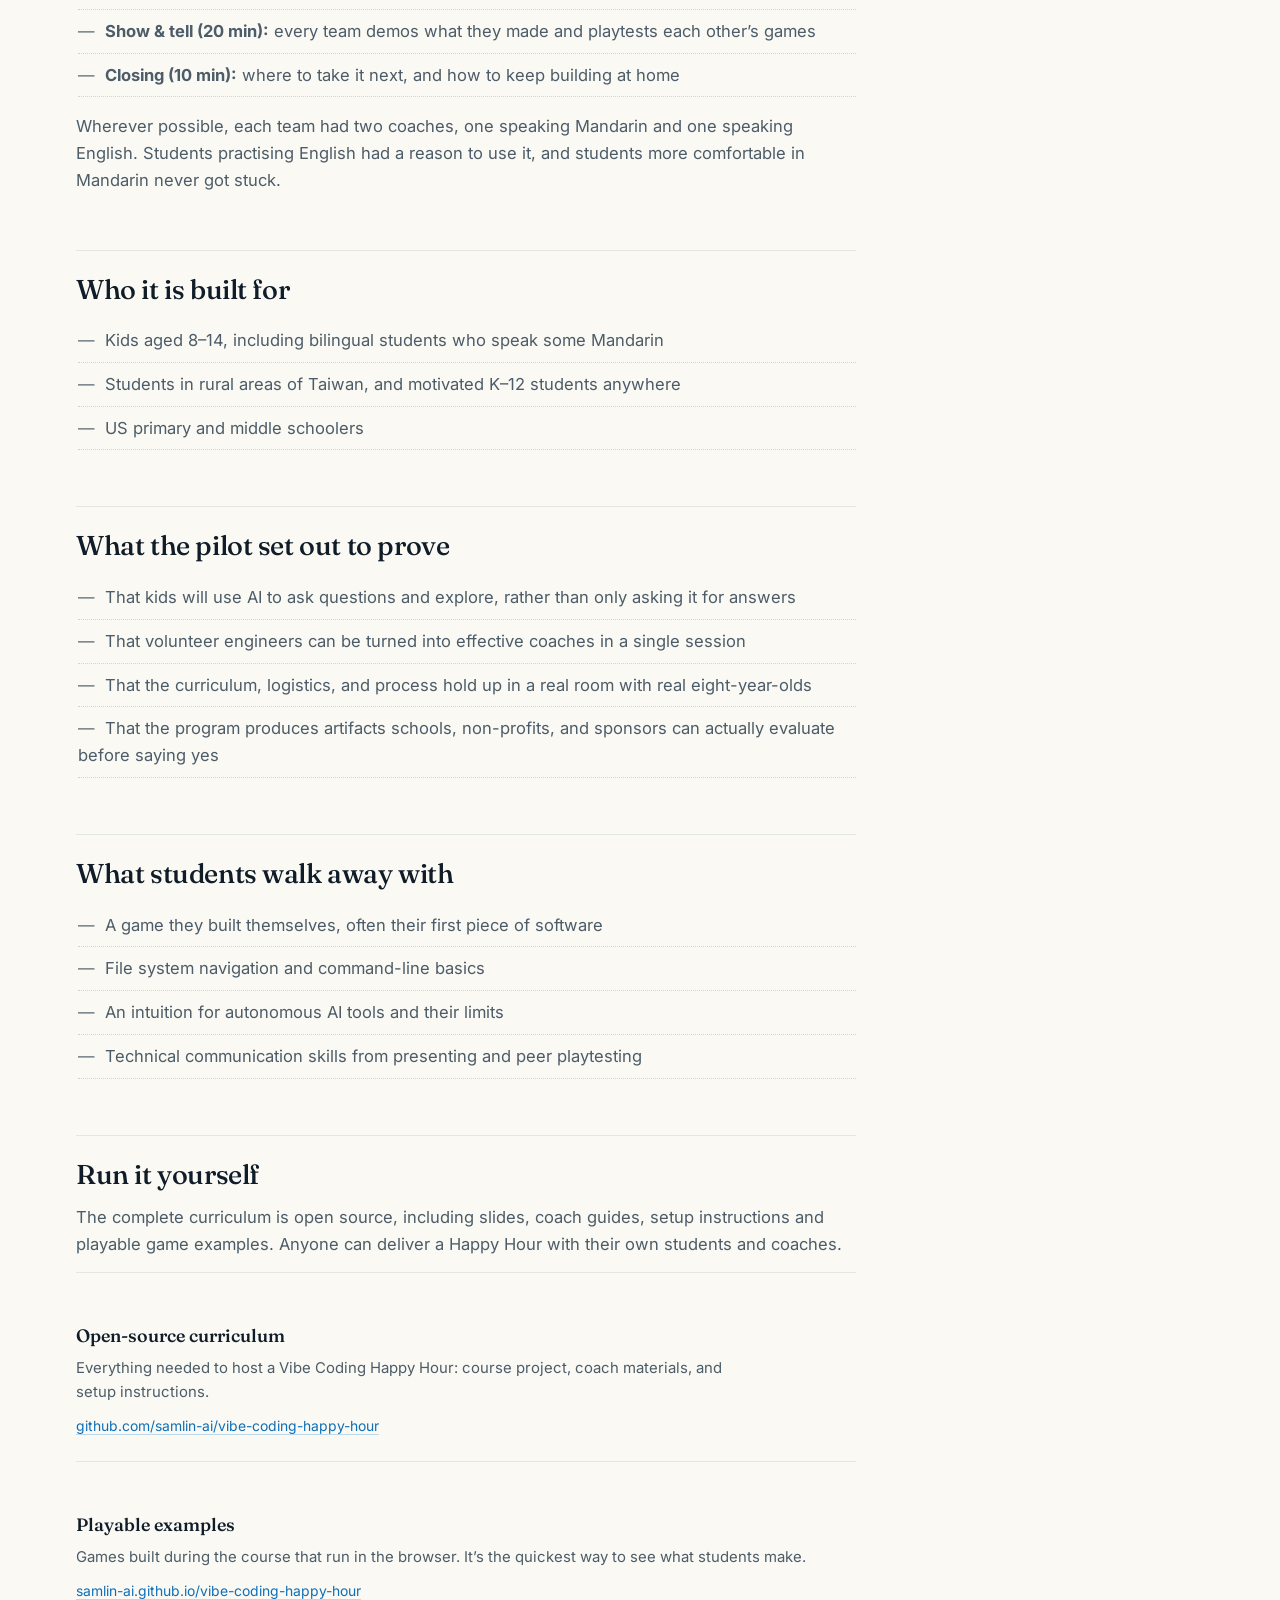
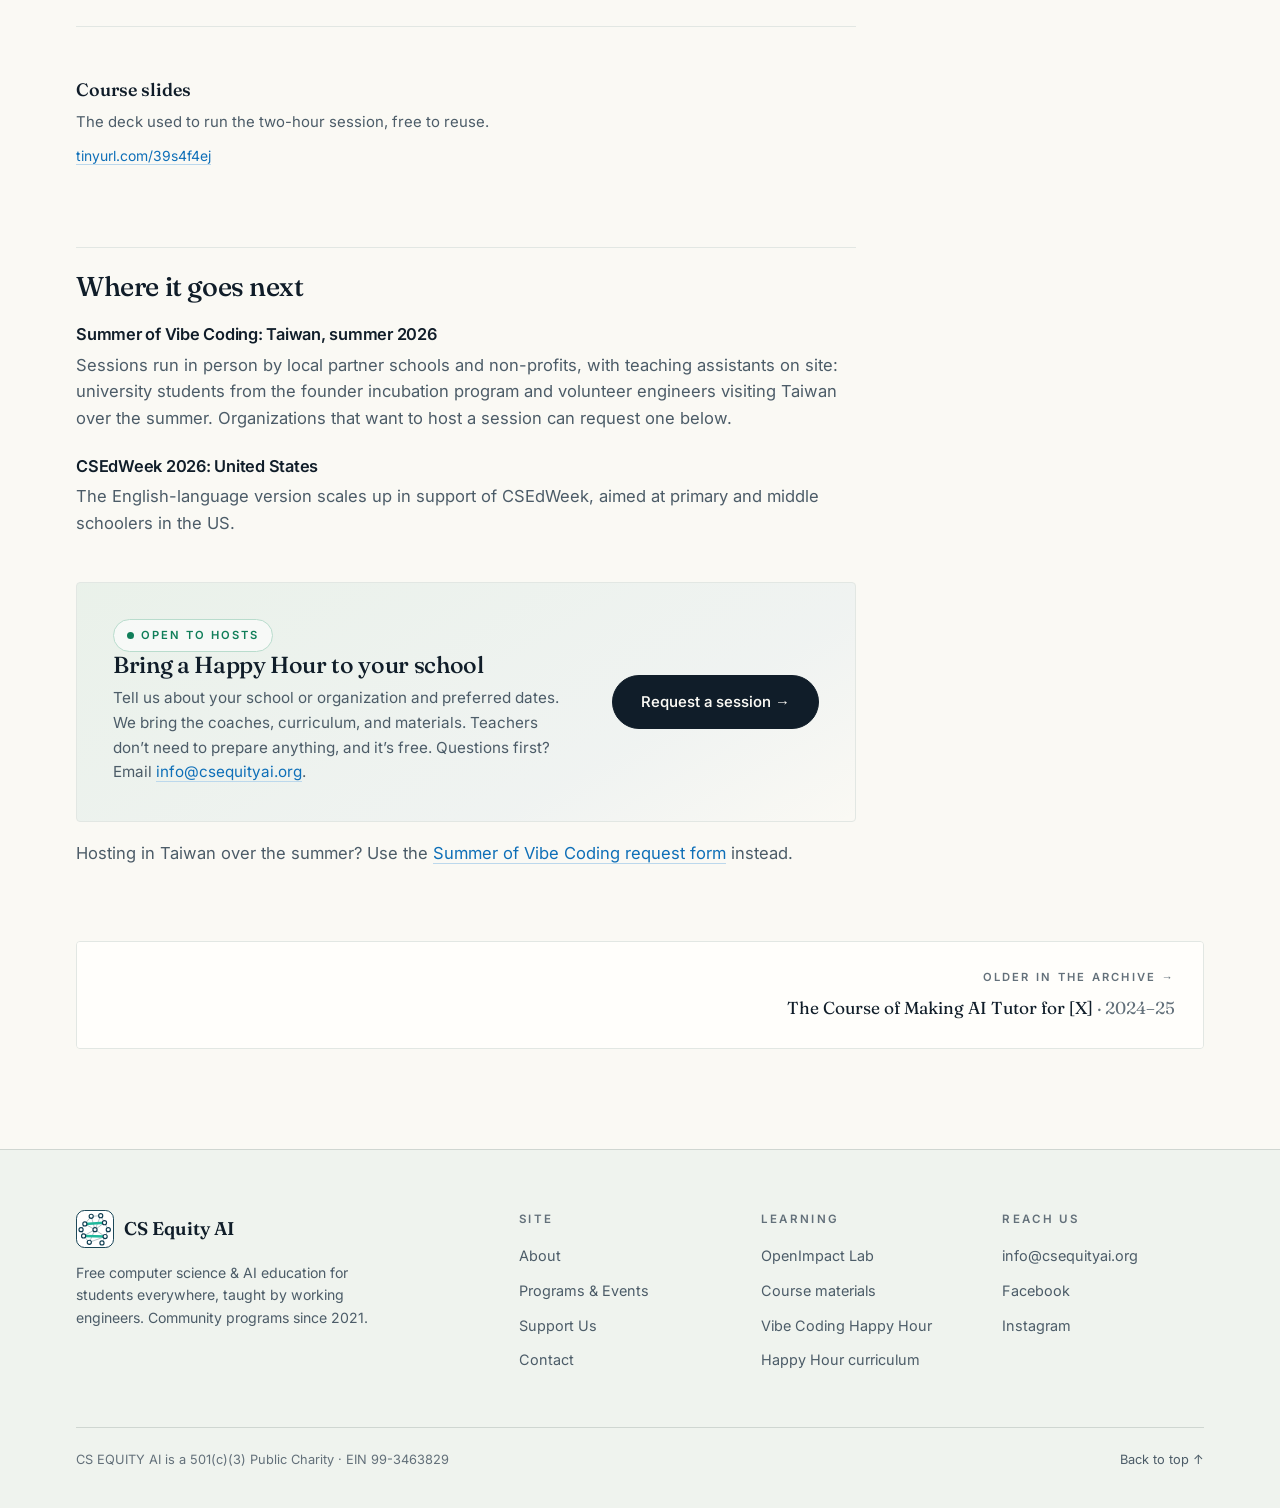
<file: events/vibe-coding-happy-hour.html>
<!DOCTYPE html>
<html lang="en">
<head>
  <meta charset="UTF-8" />
  <meta name="viewport" content="width=device-width, initial-scale=1.0" />
  <title>Vibe Coding Happy Hour — CS Equity AI</title>
  <meta name="description" content="A free two-hour workshop where 8–14 year olds build their first game with an AI coding agent. Pilot recap, open-source curriculum, and what comes next." />
  <link rel="canonical" href="https://csequityai.org/events/vibe-coding-happy-hour" />
  <meta name="theme-color" content="#faf9f4" />
  <meta property="og:locale" content="en_US" />
  <meta property="og:type" content="website" />
  <meta property="og:site_name" content="CS Equity AI" />
  <meta property="og:title" content="Vibe Coding Happy Hour — CS Equity AI" />
  <meta property="og:description" content="A free two-hour workshop where 8–14 year olds build their first game with an AI coding agent. Pilot recap, open-source curriculum, and what comes next." />
  <meta property="og:url" content="https://csequityai.org/events/vibe-coding-happy-hour" />
  <meta property="og:image" content="https://csequityai.org/assets/img/og-image.jpg" />
  <meta property="og:image:width" content="1200" />
  <meta property="og:image:height" content="630" />
  <meta property="og:image:alt" content="CS Equity AI — we teach students to build with AI, not just use it. Free." />
  <meta name="twitter:card" content="summary_large_image" />
  <meta name="twitter:title" content="Vibe Coding Happy Hour — CS Equity AI" />
  <meta name="twitter:description" content="A free two-hour workshop where 8–14 year olds build their first game with an AI coding agent. Pilot recap, open-source curriculum, and what comes next." />
  <meta name="twitter:image" content="https://csequityai.org/assets/img/og-image.jpg" />
  <link rel="icon" href="/favicon.ico" sizes="48x48" />
  <link rel="icon" type="image/png" sizes="96x96" href="/assets/img/favicon-96.png" />
  <link rel="apple-touch-icon" href="/assets/img/apple-touch-icon.png" />
  <link rel="manifest" href="/site.webmanifest" />
  <link rel="preload" href="../assets/fonts/v5.3.0/fraunces-latin-opsz-normal.woff2" as="font" type="font/woff2" crossorigin />
  <link rel="preload" href="../assets/fonts/v5.3.0/inter-latin-wght-normal.woff2" as="font" type="font/woff2" crossorigin />
  <link rel="stylesheet" href="../assets/css/style.css?v=0a7c9765" />
  <script>document.documentElement.className+=" js";addEventListener("load",function(){setTimeout(function(){if(!window.__cseq)document.documentElement.classList.remove("js")},1500)});</script>

  <script type="application/ld+json">{"@context":"https://schema.org","@graph":[{"@type":"WebSite","@id":"https://csequityai.org/#website","url":"https://csequityai.org/","name":"CS Equity AI","publisher":{"@id":"https://csequityai.org/#org"},"inLanguage":"en"},{"@type":"WebPage","@id":"https://csequityai.org/events/vibe-coding-happy-hour#page","url":"https://csequityai.org/events/vibe-coding-happy-hour","name":"Vibe Coding Happy Hour — CS Equity AI","description":"A two-hour workshop where 8–14 year olds build their first game with an AI coding agent. Pilot run at a Google office, May 2026 — recap, open-source curriculum, and what comes next.","isPartOf":{"@id":"https://csequityai.org/#website"},"inLanguage":"en"},{"@type":"BreadcrumbList","itemListElement":[{"@type":"ListItem","position":1,"name":"Home","item":"https://csequityai.org/"},{"@type":"ListItem","position":2,"name":"Programs & Events","item":"https://csequityai.org/events"},{"@type":"ListItem","position":3,"name":"Vibe Coding Happy Hour","item":"https://csequityai.org/events/vibe-coding-happy-hour"}]},{"@type":"EducationEvent","@id":"https://csequityai.org/events/vibe-coding-happy-hour#event","name":"Vibe Coding Happy Hour","description":"A two-hour workshop where 8-14 year olds build their first game with an AI coding agent. Pilot run at a Google office in Mountain View.","startDate":"2026-05-17T16:30:00-07:00","endDate":"2026-05-17T18:30:00-07:00","eventStatus":"https://schema.org/EventScheduled","eventAttendanceMode":"https://schema.org/OfflineEventAttendanceMode","isAccessibleForFree":true,"inLanguage":"en","organizer":{"@id":"https://csequityai.org/#org"},"audience":{"@type":"EducationalAudience","audienceType":"Students aged 8-14"},"offers":{"@type":"Offer","price":"0","priceCurrency":"USD","availability":"https://schema.org/InStock","url":"https://csequityai.org/events/vibe-coding-happy-hour"},"url":"https://csequityai.org/events/vibe-coding-happy-hour","location":{"@type":"Place","name":"Google office, Mountain View","address":{"@type":"PostalAddress","addressLocality":"Mountain View","addressRegion":"CA","addressCountry":"US"}}}]}</script>
</head>
<body>
<a class="skip-link" href="#main">Skip to content</a>

<header class="nav" id="top">
  <div class="nav-inner">
    <a class="brand" href="../index.html"><img class="brand-mark" src="../assets/img/logo-mark.svg" width="38" height="38" alt="" /> CS&nbsp;Equity&nbsp;AI</a>
    <button class="nav-burger" aria-label="Menu" aria-expanded="false"><span></span><span></span><span></span></button>
    <nav class="nav-links">
      <a href="../index.html">Home</a>
      <a href="../about.html">About</a>
      <a href="../events.html" class="active">Programs & Events</a>
      <a href="../support.html">Support Us</a>
      <a href="../contact.html">Contact</a>
      <a class="btn sm" href="https://forms.gle/d4iYPMVnYYJ8Zn3h9" target="_blank" rel="noopener"><span>Sign up for Nov&nbsp;14&nbsp;<span class="a">→</span></span></a>
    </nav>
  </div>
</header>
<div class="nav-spacer"></div>


<section id="main" tabindex="-1" class="event-head">
  <div class="wrap">
    <a class="back" href="../events.html">← All programs &amp; events</a>
    <h1>Vibe Coding Happy Hour</h1>
    <p class="when">Pilot run · Sunday, May 17, 2026, 4:30–6:30 PM · In person at a Google office, Mountain View, CA</p>
  </div>
</section>
<section class="event-body">
  <div class="wrap">
    <aside class="glance" aria-label="At a glance">
      <span class="label">At a glance</span>
      <dl>
        <div><dt>Format</dt><dd>Two-hour, in-person workshop</dd></div>
        <div><dt>Ages</dt><dd>8–14</dd></div>
        <div><dt>Teams</dt><dd>About five students, one coach each</dd></div>
        <div><dt>Pilot</dt><dd>May 17, 2026 · Mountain View, CA</dd></div>
        <div><dt>Cost</dt><dd>Free</dd></div>
      </dl>
      <a class="btn" href="https://docs.google.com/forms/d/e/1FAIpQLSdrHpIXCjz7uJCodehNM42YMjyqG7-yfrKZv8hOTn7wK_TzmQ/viewform" target="_blank" rel="noopener"><span>Request a session&nbsp;<span class="a">→</span></span></a>
      <ul class="glance-links">
        <li><a class="arrow-link" href="https://github.com/samlin-ai/vibe-coding-happy-hour" target="_blank" rel="noopener">Curriculum on GitHub <span class="a">↗</span></a></li>
        <li><a class="arrow-link" href="https://samlin-ai.github.io/vibe-coding-happy-hour/" target="_blank" rel="noopener">Playable examples <span class="a">↗</span></a></li>
        <li><a class="arrow-link" href="https://tinyurl.com/39s4f4ej" target="_blank" rel="noopener">Course slides <span class="a">↗</span></a></li>
      </ul>
    </aside>
    <div class="content">

<img class="figure" width="800" height="500" decoding="async" src="../assets/img/course-vibe-coding.svg" alt="Illustration: a prompt in a code terminal turning into a platform game with coins and a jumping character" />

<p><strong>Spark curiosity by having fun making games.</strong> Vibe Coding Happy Hour is a two-hour workshop that takes 8–14 year olds from “I’ve never written code” to a game they built themselves, using the Gemini CLI. The session is hands-on and built around collaboration and play, with the AI helping students understand what they build.</p>
<p>The pilot ran in person at a Google office in Mountain View on Sunday, May 17, 2026, with volunteer engineer coaches working alongside kids in teams of about five. It was a deliberately small first run: enough to test the curriculum end to end, train a first group of coaches, and gather feedback from the students and their parents.</p>

<h2>How the two hours ran</h2>
<!-- dg:session -->
<figure class="dg dg-session reveal">
<svg class="dg-wide" viewBox="0 0 760 162" role="img" aria-labelledby="sess-w-t sess-w-d"><title id="sess-w-t">The two-hour session, to scale</title><desc id="sess-w-d">A two-hour session: a 30-minute introduction, 60 minutes of building in teams, 20 minutes of show and tell, and a 10-minute close.</desc><defs><marker id="sess-w-ar" viewBox="0 0 10 10" refX="9" refY="5" markerWidth="7" markerHeight="7" orient="auto-start-reverse"><path d="M1 1 L9 5 L1 9" fill="none" stroke="#14202b" stroke-width="1.6" stroke-linecap="round" stroke-linejoin="round"/></marker></defs><text x="0" y="16" class="k" text-anchor="start" >THE TWO HOURS, TO SCALE</text><rect x="0" y="34" width="190" height="64" class="seg-a"/><text x="14" y="62" class="h-sm" text-anchor="start" >Introduction</text><text x="14" y="84" class="s" text-anchor="start" >30 min</text><rect x="190" y="34" width="380" height="64" class="seg-b"/><text x="204" y="62" class="h-sm" text-anchor="start" >Build</text><text x="204" y="84" class="s" text-anchor="start" >60 min</text><rect x="570" y="34" width="126.7" height="64" class="seg-a"/><text x="584" y="62" class="h-sm" text-anchor="start" >Show &amp; tell</text><text x="584" y="84" class="s" text-anchor="start" >20 min</text><rect x="696.7" y="34" width="63.3" height="64" class="seg-c"/><text x="728.3" y="62" class="h-sm" text-anchor="middle" >Closing</text><text x="728.3" y="84" class="s" text-anchor="middle" >10</text><rect x="0" y="34" width="760" height="64" class="frame"/><path d="M0 98 L0 106" class="tick"/><text x="10" y="124" class="s" text-anchor="start" >0</text><path d="M190 98 L190 106" class="tick"/><text x="190" y="124" class="s" text-anchor="middle" >30</text><path d="M570 98 L570 106" class="tick"/><text x="570" y="124" class="s" text-anchor="middle" >90</text><path d="M696.7 98 L696.7 106" class="tick"/><path d="M760 98 L760 106" class="tick"/><text x="742" y="124" class="s" text-anchor="end" >120 min</text><text x="204" y="150" class="s" text-anchor="start" >Build: teams of about five, one coach each — the AI writes, the students interrogate</text></svg>
<svg class="dg-tall" viewBox="0 0 360 518.0" role="img" aria-labelledby="sess-t-t sess-t-d"><title id="sess-t-t">The two-hour session, to scale</title><desc id="sess-t-d">A two-hour session: a 30-minute introduction, 60 minutes of building in teams, 20 minutes of show and tell, and a 10-minute close.</desc><defs><marker id="sess-t-ar" viewBox="0 0 10 10" refX="9" refY="5" markerWidth="7" markerHeight="7" orient="auto-start-reverse"><path d="M1 1 L9 5 L1 9" fill="none" stroke="#14202b" stroke-width="1.6" stroke-linecap="round" stroke-linejoin="round"/></marker></defs><text x="0" y="16" class="k" text-anchor="start" >THE TWO HOURS, TO SCALE</text><rect x="0" y="30" width="64" height="120" class="seg-a"/><text x="82" y="52" class="h-sm" text-anchor="start" >Introduction</text><text x="195.2" y="52" class="s" text-anchor="start" >30 min</text><text x="82" y="74" class="s" text-anchor="start" >What AI is; how command-line tools work</text><path d="M64 150 L74 150" class="tick"/><rect x="0" y="150" width="64" height="240" class="seg-b"/><text x="82" y="172" class="h-sm" text-anchor="start" >Build</text><text x="135" y="172" class="s" text-anchor="start" >60 min</text><text x="82" y="194" class="s" text-anchor="start" >Teams of about five, one coach each</text><path d="M64 390 L74 390" class="tick"/><rect x="0" y="390" width="64" height="80" class="seg-a"/><text x="82" y="412" class="h-sm" text-anchor="start" >Show &amp; tell</text><text x="186.6" y="412" class="s" text-anchor="start" >20 min</text><text x="82" y="434" class="s" text-anchor="start" >Demos and playtesting</text><path d="M64 470 L74 470" class="tick"/><rect x="0" y="470" width="64" height="40" class="seg-c"/><text x="82" y="492" class="h-sm" text-anchor="start" >Closing</text><text x="152.2" y="492" class="s" text-anchor="start" >10 min</text><path d="M64 510 L74 510" class="tick"/><rect x="0" y="30" width="64" height="480" class="frame"/></svg>
<figcaption>Two hours, door to door. Half of it is building.</figcaption>
</figure>
<!-- /dg:session -->
<ul>
  <li><strong>Introduction (30 min):</strong> what AI is, how command-line tools work, and what “vibe coding” actually means</li>
  <li><strong>Build (60 min):</strong> teams of about five, each with a coach, create their first game with the Gemini CLI using generation-then-comprehension: the AI writes the code, and the students question it</li>
  <li><strong>Show &amp; tell (20 min):</strong> every team demos what they made and playtests each other’s games</li>
  <li><strong>Closing (10 min):</strong> where to take it next, and how to keep building at home</li>
</ul>
<p>Wherever possible, each team had two coaches, one speaking Mandarin and one speaking English. Students practising English had a reason to use it, and students more comfortable in Mandarin never got stuck.</p>

<h2>Who it is built for</h2>
<ul>
  <li>Kids aged 8–14, including bilingual students who speak some Mandarin</li>
  <li>Students in rural areas of Taiwan, and motivated K–12 students anywhere</li>
  <li>US primary and middle schoolers</li>
</ul>

<h2>What the pilot set out to prove</h2>
<ul>
  <li>That kids will use AI to ask questions and explore, rather than only asking it for answers</li>
  <li>That volunteer engineers can be turned into effective coaches in a single session</li>
  <li>That the curriculum, logistics, and process hold up in a real room with real eight-year-olds</li>
  <li>That the program produces artifacts schools, non-profits, and sponsors can actually evaluate before saying yes</li>
</ul>

<h2>What students walk away with</h2>
<ul>
  <li>A game they built themselves, often their first piece of software</li>
  <li>File system navigation and command-line basics</li>
  <li>An intuition for autonomous AI tools and their limits</li>
  <li>Technical communication skills from presenting and peer playtesting</li>
</ul>

<h2>Run it yourself</h2>
<p>The complete curriculum is open source, including slides, coach guides, setup instructions and playable game examples. Anyone can deliver a Happy Hour with their own students and coaches.</p>
<div class="project">
  <h3>Open-source curriculum</h3>
  <p>Everything needed to host a Vibe Coding Happy Hour: course project, coach materials, and setup instructions.</p>
  <a href="https://github.com/samlin-ai/vibe-coding-happy-hour" target="_blank" rel="noopener">github.com/samlin-ai/vibe-coding-happy-hour</a>
</div>
<div class="project">
  <h3>Playable examples</h3>
  <p>Games built during the course that run in the browser. It’s the quickest way to see what students make.</p>
  <a href="https://samlin-ai.github.io/vibe-coding-happy-hour/" target="_blank" rel="noopener">samlin-ai.github.io/vibe-coding-happy-hour</a>
</div>
<div class="project">
  <h3>Course slides</h3>
  <p>The deck used to run the two-hour session, free to reuse.</p>
  <a href="https://tinyurl.com/39s4f4ej" target="_blank" rel="noopener">tinyurl.com/39s4f4ej</a>
</div>

<h2>Where it goes next</h2>
<h3>Summer of Vibe Coding: Taiwan, summer 2026</h3>
<p>Sessions run in person by local partner schools and non-profits, with teaching assistants on site: university students from the founder incubation program and volunteer engineers visiting Taiwan over the summer. Organizations that want to host a session can request one below.</p>
<h3>CSEdWeek 2026: United States</h3>
<p>The English-language version scales up in support of <a href="https://www.csedweek.org/" target="_blank" rel="noopener">CSEdWeek</a>, aimed at primary and middle schoolers in the US.</p>

<div class="cta-box end">
  <div>
    <span class="tag green"><span class="pulse"></span>Open to hosts</span>
    <h3>Bring a Happy Hour to your school</h3>
    <p>Tell us about your school or organization and preferred dates. We bring the coaches, curriculum, and materials. Teachers don’t need to prepare anything, and it’s free. Questions first? Email <a href="mailto:info@csequityai.org">info@csequityai.org</a>.</p>
  </div>
  <a class="btn" href="https://docs.google.com/forms/d/e/1FAIpQLSdrHpIXCjz7uJCodehNM42YMjyqG7-yfrKZv8hOTn7wK_TzmQ/viewform" target="_blank" rel="noopener"><span>Request a session&nbsp;<span class="a">→</span></span></a>
</div>
<p style="margin-top:18px;">Hosting in Taiwan over the summer? Use the <a href="https://forms.gle/1PgLvw7CcMU8pTrFA" target="_blank" rel="noopener" style="color:var(--blue);border-bottom:1px solid #bcd8ec;">Summer of Vibe Coding request form</a> instead.</p>

    </div>
    <nav class="evt-nav" aria-label="More programs in the archive">
      <a class="next" href="ai-tutor-2024.html"><span class="k">Older in the archive →</span><span class="t">The Course of Making AI Tutor for [X] <span style="color:var(--ink-3)">· 2024–25</span></span></a>
    </nav>
  </div>
</section>


<footer>
  <div class="footer-inner">
    <div class="footer-grid">
      <div>
        <div class="brand"><img class="brand-mark" src="../assets/img/logo-mark.svg" width="38" height="38" alt="" /> CS&nbsp;Equity&nbsp;AI</div>
        <p>Free computer science &amp; AI education for students everywhere, taught by working engineers. Community programs since 2021.</p>
      </div>
      <div>
        <h2>Site</h2>
        <ul>
          <li><a href="../about.html">About</a></li>
          <li><a href="../events.html">Programs &amp; Events</a></li>
          <li><a href="../support.html">Support Us</a></li>
          <li><a href="../contact.html">Contact</a></li>
        </ul>
      </div>
      <div>
        <h2>Learning</h2>
        <ul>
          <li><a href="https://oil2-next-827682634474.asia-east1.run.app/" target="_blank" rel="noopener">OpenImpact Lab</a></li>
          <li><a href="https://github.com/Alwin-Lin/mle-star-Bootcamp" target="_blank" rel="noopener">Course materials</a></li>
          <li><a href="vibe-coding-happy-hour.html">Vibe Coding Happy Hour</a></li>
          <li><a href="https://github.com/samlin-ai/vibe-coding-happy-hour" target="_blank" rel="noopener">Happy Hour curriculum</a></li>
        </ul>
      </div>
      <div>
        <h2>Reach us</h2>
        <ul>
          <li><a href="mailto:info@csequityai.org">info@csequityai.org</a></li>
          <li><a href="https://www.facebook.com/csequityai" target="_blank" rel="noopener">Facebook</a></li>
          <li><a href="https://www.instagram.com/csequityai/" target="_blank" rel="noopener">Instagram</a></li>
        </ul>
      </div>
    </div>
    <div class="footer-bottom">
      <span>CS EQUITY AI is a 501(c)(3) Public Charity · EIN <span class="nowrap">99-3463829</span></span>
      <span class="soc">
        <a class="top" href="#top">Back to top ↑</a>
      </span>
    </div>
  </div>
</footer>

<script src="../assets/js/main.js?v=5486d7fa"></script>
</body>
</html>
</file>
<file: assets/css/style.css>
/* ============================================================
   CS Equity AI — stylesheet v3
   Editorial light theme · paper / ink / blue / green
   Kinetic type, scroll dynamics, pinned sections
   ============================================================ */

/* ============ fonts (self-hosted, SIL OFL — see assets/fonts/OFL.txt) ============ */
/* Variable Fraunces (opsz + wght) and Inter (wght), latin + latin-ext subsets from
   Fontsource 5.3.0. Same unicode-ranges Google Fonts serves; the browser only
   downloads a subset when the page actually uses a character from it. */
@font-face { font-family: "Fraunces"; font-style: normal; font-weight: 100 900; font-display: optional;
  src: url("../fonts/v5.3.0/fraunces-latin-ext-opsz-normal.woff2") format("woff2"); unicode-range: U+0100-02BA,U+02BD-02C5,U+02C7-02CC,U+02CE-02D7,U+02DD-02FF,U+0304,U+0308,U+0329,U+1D00-1DBF,U+1E00-1E9F,U+1EF2-1EFF,U+2020,U+20A0-20AB,U+20AD-20C0,U+2113,U+2C60-2C7F,U+A720-A7FF; }
@font-face { font-family: "Fraunces"; font-style: normal; font-weight: 100 900; font-display: optional;
  src: url("../fonts/v5.3.0/fraunces-latin-opsz-normal.woff2") format("woff2"); unicode-range: U+0000-00FF,U+0131,U+0152-0153,U+02BB-02BC,U+02C6,U+02DA,U+02DC,U+0304,U+0308,U+0329,U+2000-206F,U+20AC,U+2122,U+2191,U+2193,U+2212,U+2215,U+FEFF,U+FFFD; }
@font-face { font-family: "Fraunces"; font-style: italic; font-weight: 100 900; font-display: optional;
  src: url("../fonts/v5.3.0/fraunces-latin-ext-opsz-italic.woff2") format("woff2"); unicode-range: U+0100-02BA,U+02BD-02C5,U+02C7-02CC,U+02CE-02D7,U+02DD-02FF,U+0304,U+0308,U+0329,U+1D00-1DBF,U+1E00-1E9F,U+1EF2-1EFF,U+2020,U+20A0-20AB,U+20AD-20C0,U+2113,U+2C60-2C7F,U+A720-A7FF; }
@font-face { font-family: "Fraunces"; font-style: italic; font-weight: 100 900; font-display: optional;
  src: url("../fonts/v5.3.0/fraunces-latin-opsz-italic.woff2") format("woff2"); unicode-range: U+0000-00FF,U+0131,U+0152-0153,U+02BB-02BC,U+02C6,U+02DA,U+02DC,U+0304,U+0308,U+0329,U+2000-206F,U+20AC,U+2122,U+2191,U+2193,U+2212,U+2215,U+FEFF,U+FFFD; }
@font-face { font-family: "Inter"; font-style: normal; font-weight: 100 900; font-display: swap;
  src: url("../fonts/v5.3.0/inter-latin-ext-wght-normal.woff2") format("woff2"); unicode-range: U+0100-02BA,U+02BD-02C5,U+02C7-02CC,U+02CE-02D7,U+02DD-02FF,U+0304,U+0308,U+0329,U+1D00-1DBF,U+1E00-1E9F,U+1EF2-1EFF,U+2020,U+20A0-20AB,U+20AD-20C0,U+2113,U+2C60-2C7F,U+A720-A7FF; }
@font-face { font-family: "Inter"; font-style: normal; font-weight: 100 900; font-display: swap;
  src: url("../fonts/v5.3.0/inter-latin-wght-normal.woff2") format("woff2"); unicode-range: U+0000-00FF,U+0131,U+0152-0153,U+02BB-02BC,U+02C6,U+02DA,U+02DC,U+0304,U+0308,U+0329,U+2000-206F,U+20AC,U+2122,U+2191,U+2193,U+2212,U+2215,U+FEFF,U+FFFD; }

:root {
  --paper: #faf9f4;
  --paper-2: #eff3ee;
  --ink: #101d29;
  --ink-2: #4c5c68;
  --ink-3: #63707a;   /* was #7d8b95: 3.1:1 on --paper-2, now 4.5:1+ (WCAG AA) */
  --blue: #0e6fb8;
  --blue-2: #4ea3dd;
  --green: #107e59;   /* was #128a62: 3.9:1 on --paper-2, now 4.5:1+ (WCAG AA) */
  --green-2: #5cbf9b;
  --hair: #e2e7e3;
  --hair-2: #cfd6d1;
  --serif: "Fraunces", Georgia, serif;
  --sans: "Inter", "Helvetica Neue", Arial, sans-serif;
  --ease-out: cubic-bezier(0.22, 1, 0.36, 1);
}

* { margin: 0; padding: 0; box-sizing: border-box; }
html { scroll-behavior: smooth; }
@media (prefers-reduced-motion: reduce) { html { scroll-behavior: auto; } }
body {
  font-family: var(--sans);
  background: var(--paper);
  color: var(--ink);
  line-height: 1.62;
  font-size: 16.5px;
  -webkit-font-smoothing: antialiased;
  overflow-x: hidden;
}
img { max-width: 100%; height: auto; display: block; }
a { color: inherit; text-decoration: none; }
::selection { background: #d5e9f7; }

/* film-grain texture over everything, extremely faint */
body::after {
  content: ""; position: fixed; inset: 0; pointer-events: none; z-index: 500;
  opacity: 0.028;
  background-image: url("data:image/svg+xml,%3Csvg xmlns='http://www.w3.org/2000/svg' width='140' height='140'%3E%3Cfilter id='n'%3E%3CfeTurbulence type='fractalNoise' baseFrequency='0.9' numOctaves='2'/%3E%3C/filter%3E%3Crect width='140' height='140' filter='url(%23n)'/%3E%3C/svg%3E");
}

h1, h2, h3 { font-family: var(--serif); font-weight: 500; line-height: 1.06; letter-spacing: -0.015em; text-wrap: balance; }
p, li, blockquote { text-wrap: pretty; }
h4, h5 { font-family: var(--sans); }

.wrap { max-width: 1240px; margin: 0 auto; padding: 0 clamp(20px, 4.5vw, 56px); }

/* reveal primitives
   Gated on html.js so the page is fully readable when scripting is off or
   main.js fails to load — otherwise everything below the fold stays at
   opacity 0 forever. The .js class is set inline in <head>. */
.js .reveal { opacity: 0; transform: translate3d(0, 10px, 0); transition: opacity 0.6s ease, transform 0.6s var(--ease-out); }
.js .reveal.visible { opacity: 1; transform: translate3d(0, 0, 0); }
.js .reveal-blur { opacity: 0; transform: translate3d(0, 8px, 0); transition: opacity 0.6s ease, transform 0.6s var(--ease-out); }
.js .reveal-blur.visible { opacity: 1; transform: translate3d(0, 0, 0); }
.js .stagger > * { opacity: 0; transform: translate3d(0, 10px, 0); transition: opacity 0.6s ease, transform 0.6s var(--ease-out); }
.js .stagger.visible > * { opacity: 1; transform: translate3d(0, 0, 0); }
/* without JS: no accordion, so show every answer */
html:not(.js) .faq-a { max-height: none; }

/* ============ label ============ */
.label {
  font-size: 0.72rem; font-weight: 600;
  letter-spacing: 0.22em; text-transform: uppercase;
  color: var(--ink-3);
}
.label b { color: var(--ink); font-weight: 600; }

/* ============ links & buttons ============ */
.arrow-link {
  display: inline-flex; align-items: baseline; gap: 8px;
  font-weight: 550; font-size: 0.95rem; color: var(--ink);
  border-bottom: 1px solid var(--hair-2);
  padding-bottom: 2px;
  transition: border-color 0.2s ease;
}
.arrow-link:hover { border-color: var(--ink); }
.arrow-link .a { display: inline-block; transition: transform 0.25s var(--ease-out); }
.arrow-link:hover .a { transform: translateX(5px); }

.btn {
  position: relative;
  display: inline-flex; align-items: center; gap: 10px;
  padding: 14px 28px;
  border-radius: 999px;
  font-family: var(--sans); font-weight: 550; font-size: 0.93rem;
  border: 1px solid var(--ink); cursor: pointer;
  background: var(--ink); color: var(--paper);
  overflow: hidden;
  transition: transform 0.16s cubic-bezier(.34,1.6,.6,1), color 0.3s;
  will-change: transform;
}
.btn > span, .btn > b { position: relative; z-index: 1; font-weight: inherit; }
.btn::before {
  content: ""; position: absolute; inset: 0;
  background: linear-gradient(100deg, var(--blue), var(--green));
  transform: translateY(101%);
  transition: transform 0.38s var(--ease-out);
  border-radius: inherit;
}
.btn:hover::before { transform: translateY(0); }
.btn:active { transform: scale(0.94); }
.btn.line { background: transparent; color: var(--ink); }
.btn.line:hover { color: #fff; border-color: transparent; }
.btn.sm { padding: 10px 20px; font-size: 0.85rem; }

/* ============ nav ============ */
.nav {
  position: fixed; top: 0; left: 0; right: 0; z-index: 100;
  background: rgba(250, 249, 244, 0.9);
  backdrop-filter: blur(12px);
  border-bottom: 1px solid var(--hair);
  transition: transform 0.4s var(--ease-out);
}
.nav.hidden { transform: translateY(-100%); }
.nav-inner {
  max-width: 1240px; margin: 0 auto; padding: 0 clamp(20px, 4.5vw, 56px);
  height: 70px; display: flex; align-items: center; gap: 30px;
}
.brand {
  display: flex; align-items: center; gap: 10px;
  font-family: var(--serif); font-weight: 600; font-size: 1.15rem;
}
.brand svg, .brand-mark { display: block; }
.brand-mark { width: 38px; height: 38px; flex: none; }
.nav-links { display: flex; align-items: center; gap: 30px; margin-left: auto; }
.nav-links > a:not(.btn) {
  position: relative;
  font-size: 0.9rem; font-weight: 500; color: var(--ink-2);
  transition: color 0.15s;
}
.nav-links > a:not(.btn)::after {
  content: ""; position: absolute; left: 0; bottom: -5px;
  width: 100%; height: 1px; background: var(--ink);
  transform: scaleX(0); transform-origin: 100% 50%;
  transition: transform 0.3s var(--ease-out);
}
.nav-links > a:not(.btn):hover::after,
.nav-links > a.active::after { transform: scaleX(1); transform-origin: 0 50%; }
.nav-links > a:not(.btn):hover, .nav-links > a:not(.btn).active { color: var(--ink); }
.nav-burger { display: none; margin-left: auto; background: none; border: none; cursor: pointer; width: 40px; height: 40px; }
.nav-burger span { display: block; width: 20px; height: 1.5px; background: var(--ink); margin: 5px auto; transition: 0.25s; }
@media (max-width: 960px) {
  .nav-links {
    position: fixed; top: 70px; left: 0; right: 0;
    background: var(--paper); border-bottom: 1px solid var(--hair);
    flex-direction: column; align-items: flex-start; gap: 2px;
    padding: 16px clamp(20px, 4.5vw, 56px) 26px;
    transform: translateY(-130%);
    /* visibility keeps the closed menu out of the tab order and the
       accessibility tree; delayed so it stays on screen while sliding shut */
    visibility: hidden;
    transition: transform 0.3s var(--ease-out), visibility 0s linear 0.3s;
  }
  .nav-links.open { transform: translateY(0); visibility: visible; transition-delay: 0s; }
  .nav-links > a { padding: 10px 0; font-size: 1.05rem; }
  .nav-burger { display: block; }
}

/* ============ announcement ============ */
.announce {
  margin-top: 70px;
  background: var(--ink); color: #e8eef2;
  font-size: 0.82rem;
  text-align: center; padding: 9px 20px;
}
.announce a { color: #fff; border-bottom: 1px solid rgba(255,255,255,0.4); padding-bottom: 1px; }
.announce a:hover { border-color: #fff; }
.announce .label { color: #9db4c4; margin-right: 10px; }

/* ============ hero ============ */
.hero {
  position: relative;
  min-height: calc(100vh - 106px);
  display: flex; flex-direction: column; justify-content: center;
  padding: clamp(50px, 7vh, 90px) 0 clamp(48px, 8vh, 88px);
  border-bottom: 1px solid var(--hair);
  overflow: hidden;
}
/* faint graph-paper grid behind the hero */
.hero::before {
  content: ""; position: absolute; inset: 0; z-index: 0; pointer-events: none;
  background-image:
    linear-gradient(to right, rgba(16, 29, 41, 0.045) 1px, transparent 1px),
    linear-gradient(to bottom, rgba(16, 29, 41, 0.045) 1px, transparent 1px);
  background-size: 72px 72px;
  mask-image: radial-gradient(ellipse 90% 80% at 50% 40%, black 30%, transparent 78%);
  -webkit-mask-image: radial-gradient(ellipse 90% 80% at 50% 40%, black 30%, transparent 78%);
}
.aurora {
  position: absolute; inset: -10%; pointer-events: none; z-index: 0;
  filter: blur(70px); opacity: 0.55;
}
.aurora::before, .aurora::after {
  content: ""; position: absolute; border-radius: 50%;
}
.aurora::before {
  width: 46vw; height: 46vw; right: -8vw; top: -6vw;
  background: radial-gradient(circle, rgba(78, 163, 221, 0.35), transparent 65%);
  animation: drift1 26s ease-in-out infinite alternate;
}
.aurora::after {
  width: 40vw; height: 40vw; left: -10vw; bottom: -14vw;
  background: radial-gradient(circle, rgba(92, 191, 155, 0.32), transparent 65%);
  animation: drift2 32s ease-in-out infinite alternate;
}
@keyframes drift1 { to { transform: translate(-9vw, 7vh) scale(1.15); } }
@keyframes drift2 { to { transform: translate(7vw, -8vh) scale(1.1); } }
@media (prefers-reduced-motion: reduce) { .aurora::before, .aurora::after { animation: none; } }

#hero-canvas { position: absolute; inset: 0; width: 100%; height: 100%; pointer-events: none; z-index: 0; }
.hero-inner { position: relative; z-index: 2; }
.hero .label { margin-bottom: 30px; display: block; }
.hero h1 {
  font-size: clamp(2.8rem, 6.8vw, 5.6rem);
  max-width: 16ch;
}
.hero h1 .accent { font-style: italic; color: var(--blue); }
.hero h1 .accent-g { font-style: italic; color: var(--green); }
/* top-aligned: bottom-aligning against the tall illustration pushed the primary
   CTA to ~y960, below the fold on a 1366x768 laptop */
.hero-cols {
  display: grid; grid-template-columns: 1.5fr 1fr; gap: 60px;
  margin-top: 46px; align-items: start;
}
.hero-sub { color: var(--ink-2); font-size: 1.07rem; max-width: 46ch; }
.hero-side { border-left: 1px solid var(--hair-2); padding-left: 28px; font-size: 0.9rem; color: var(--ink-2); }
.hero-side .label { display: block; margin-bottom: 10px; }

/* isometric neural-net illustration */
.net-viz { width: 100%; max-width: 460px; height: auto; display: block; margin: 0 0 26px; }
.net-viz .ln {
  stroke: #b9c6cf; stroke-width: 1;
  stroke-dasharray: 5 7;
  animation: lnflow 1.6s linear infinite;
}
@keyframes lnflow { to { stroke-dashoffset: -12; } }
.net-viz .cube {
  animation: cubebob 4.6s ease-in-out infinite;
  transform-box: fill-box; transform-origin: center;
}
@keyframes cubebob {
  0%, 100% { transform: translateY(0); }
  50% { transform: translateY(-7px); }
}
.net-viz .nl {
  font-family: var(--sans); font-size: 10.5px; font-weight: 600;
  letter-spacing: 0.18em; text-transform: uppercase;
  fill: var(--ink-3); text-anchor: middle;
}
@media (prefers-reduced-motion: reduce) {
  .net-viz .ln, .net-viz .cube { animation: none; }
}
.hero-ctas { display: flex; flex-wrap: wrap; gap: 18px; align-items: center; margin-top: 34px; }
@media (max-width: 880px) {
  .hero-cols { grid-template-columns: 1fr; gap: 30px; }
  .hero-side { border-left: none; border-top: 1px solid var(--hair-2); padding: 20px 0 0; }
}


/* ============ sections ============ */
.section { padding: clamp(72px, 11vh, 130px) 0; position: relative; }
.section.tint { background: var(--paper-2); }
.sec-head {
  display: grid; grid-template-columns: 200px 1fr; gap: 24px;
  border-top: 1px solid var(--ink);
  padding-top: 20px; margin-bottom: clamp(40px, 6vh, 70px);
}
.sec-head .idx { font-family: var(--serif); font-style: italic; color: var(--ink-3); font-size: 0.95rem; }
.sec-head h2 { font-size: clamp(1.9rem, 3.6vw, 2.9rem); max-width: 24ch; }
.sec-head .sub { margin-top: 14px; color: var(--ink-2); max-width: 58ch; }
@media (max-width: 720px) { .sec-head { grid-template-columns: 1fr; gap: 8px; } }

/* ============ facts ============ */
.facts { display: grid; grid-template-columns: repeat(4, 1fr); }
.fact { border-left: 1px solid var(--hair-2); padding: 8px 26px 8px 24px; }
.fact:first-child { border-left: none; padding-left: 0; }
.fact b {
  display: flex; align-items: baseline; gap: 9px;
  font-family: var(--serif); font-weight: 500;
  font-size: clamp(2.4rem, 3.8vw, 3.4rem); line-height: 1.1;
}
.fact b span { font-size: inherit; color: inherit; }
.fact b em {
  font-size: 0.78rem; font-family: var(--sans); font-style: normal;
  font-weight: 600; letter-spacing: 0.16em; text-transform: uppercase;
  color: var(--green); transform: translateY(-4px);
}
.fact > span { display: block; margin-top: 6px; font-size: 0.85rem; color: var(--ink-2); }
@media (max-width: 820px) {
  .facts { grid-template-columns: 1fr 1fr; gap: 30px 0; }
  .fact:nth-child(odd) { border-left: none; padding-left: 0; }
}

/* ============ pinned path ============ */
.path-grid { display: grid; grid-template-columns: 0.9fr 1.4fr; gap: clamp(30px, 5vw, 80px); align-items: start; }
.path-sticky { position: sticky; top: 120px; }
.path-sticky .big {
  font-family: var(--serif); font-style: italic;
  font-size: clamp(6rem, 13vw, 11rem); line-height: 0.9; color: var(--ink);
  position: relative; height: 1em; overflow: visible;
}
.path-sticky .big span {
  position: absolute; left: 0; top: 0;
  opacity: 0; transform: translateY(28px) rotate(2deg);
  transition: opacity 0.5s ease, transform 0.5s var(--ease-out);
}
.path-sticky .big span.on { opacity: 1; transform: none; }
.path-sticky .names { margin-top: 34px; border-top: 1px solid var(--hair); }
.path-sticky .names button {
  display: flex; justify-content: space-between; width: 100%;
  padding: 13px 2px; border: 0; border-bottom: 1px solid var(--hair); background: none;
  font: inherit; font-size: 0.85rem; letter-spacing: 0.14em; text-transform: uppercase; text-align: left;
  color: var(--ink-3); cursor: pointer;
  transition: color 0.3s;
}
.path-sticky .names button:hover, .path-sticky .names button.on { color: var(--ink); }
.path-sticky .names button.on::after { content: "●"; color: var(--green); font-size: 0.5rem; align-self: center; }
.path-step { padding: clamp(36px, 6vh, 64px) 0; border-bottom: 1px solid var(--hair); }
.path-step:first-child { padding-top: 6px; }
.path-step .k { font-size: 0.72rem; font-weight: 600; letter-spacing: 0.2em; text-transform: uppercase; color: var(--green); }
.path-step h3 { font-size: clamp(1.55rem, 2.8vw, 2.2rem); margin: 12px 0 14px; }
.path-step p { color: var(--ink-2); max-width: 52ch; }
.path-step ul { list-style: none; margin-top: 20px; }
.path-step ul li { padding: 10px 0; border-bottom: 1px dotted var(--hair-2); font-size: 0.93rem; color: var(--ink-2); }
.path-step ul li:last-child { border-bottom: none; }
.path-step ul li::before { content: "—"; margin-right: 12px; color: var(--ink-3); }
.path-step .arrow-link { margin-top: 20px; }
@media (max-width: 880px) {
  .path-grid { grid-template-columns: 1fr; gap: 26px; }
  .path-sticky { position: static; }
  .path-sticky .big { display: none; }
  .path-sticky .names { display: none; }
  /* with JS the levels are tabs: a row of three above the panel */
  .js .path-sticky .names { display: flex; margin-top: 0; border-top: 0; border-bottom: 1px solid var(--hair); }
  .js .path-sticky .names button {
    flex: 1; justify-content: center; width: auto; padding: 12px 4px;
    border-bottom: 2px solid transparent; margin-bottom: -1px;
    font-size: 0.72rem; letter-spacing: 0.1em;
  }
  .js .path-sticky .names button.on { border-bottom-color: var(--green); }
  .js .path-sticky .names button.on::after { content: none; }
}

/* ============ project marquee cards ============ */
.works-rail-wrap { overflow: hidden; }
.works-rail {
  display: flex; gap: 18px;
  overflow-x: auto; padding: 6px 4px 22px;
  scroll-snap-type: x mandatory;
  scrollbar-width: none;
  cursor: grab;
}
.works-rail::-webkit-scrollbar { display: none; }
.works-rail.dragging { cursor: grabbing; scroll-snap-type: none; }
.work {
  flex: 0 0 clamp(260px, 30vw, 360px);
  scroll-snap-align: start;
  border: 1px solid var(--hair); background: #fffefb;
  padding: 26px 26px 24px;
  display: flex; flex-direction: column; min-height: 240px;
  transition: transform 0.35s var(--ease-out), box-shadow 0.35s ease, border-color 0.3s;
}
.work:hover { transform: translateY(-6px); border-color: var(--hair-2); box-shadow: 0 24px 40px -30px rgba(20, 40, 60, 0.35); }
.work .no { font-family: var(--serif); font-style: italic; color: var(--ink-3); font-size: 0.9rem; }
.work h3 { font-family: var(--serif); font-weight: 550; font-size: 1.18rem; margin: 12px 0 8px;
  line-height: inherit; letter-spacing: normal; }
.work p { font-size: 0.88rem; color: var(--ink-2); flex: 1; }
.work a { margin-top: 16px; font-size: 0.82rem; font-weight: 600; color: var(--blue); }
.work a:hover { text-decoration: underline; }
.rail-nav { display: flex; gap: 10px; }
.rail-nav button {
  width: 46px; height: 46px; border-radius: 50%;
  border: 1px solid var(--hair-2); background: transparent; color: var(--ink);
  font-size: 1.05rem; cursor: pointer;
  transition: background 0.25s, color 0.25s, transform 0.15s;
}
.rail-nav button:hover { background: var(--ink); color: var(--paper); }
.rail-nav button:active { transform: scale(0.9); }
.rail-nav button:disabled { opacity: 0.35; cursor: default; background: transparent; color: var(--ink); transform: none; }

/* ============ split panels & dates ============ */
.split { display: grid; grid-template-columns: 1fr 1fr; border: 1px solid var(--hair); background: #fffefb; }
.split > div { padding: clamp(30px, 4vw, 50px); position: relative; overflow: hidden; }
.split > div + div { border-left: 1px solid var(--hair); }
.split h3 { font-size: 1.6rem; margin: 16px 0 12px; }
.split p { color: var(--ink-2); font-size: 0.96rem; }
.split .foot { margin-top: 28px; }
.tag {
  display: inline-block; font-size: 0.7rem; font-weight: 600;
  letter-spacing: 0.18em; text-transform: uppercase;
  padding: 6px 13px; border: 1px solid var(--hair-2); border-radius: 999px;
  color: var(--ink-2); background: #fff;
}
.tag.green { color: var(--green); border-color: #b9dccd; }
.tag.blue { color: var(--blue); border-color: #bcd8ec; }
.tag .pulse {
  display: inline-block; width: 7px; height: 7px; border-radius: 50%;
  background: var(--green); margin-right: 7px;
}
@media (max-width: 820px) {
  .split { grid-template-columns: 1fr; }
  .split > div + div { border-left: none; border-top: 1px solid var(--hair); }
}

.dates { display: grid; grid-template-columns: repeat(3, 1fr); border-top: 1px solid var(--hair); border-left: 1px solid var(--hair); background: #fff; }
.date-cell {
  border-right: 1px solid var(--hair); border-bottom: 1px solid var(--hair);
  padding: 32px 30px 36px; position: relative; overflow: hidden;
}
.date-cell::after {
  content: ""; position: absolute; left: 0; bottom: 0; height: 3px; width: 100%;
  background: linear-gradient(90deg, var(--blue), var(--green));
  transform: scaleX(0); transform-origin: 0 50%;
  transition: transform 0.5s var(--ease-out);
}
.date-cell:hover::after { transform: scaleX(1); }
.date-cell .label { display: block; margin-bottom: 18px; }
.date-cell .d { font-family: var(--serif); font-size: clamp(1.5rem, 2.6vw, 2.1rem); }
.date-cell p { font-size: 0.9rem; color: var(--ink-2); margin-top: 10px; }
@media (max-width: 820px) { .dates { grid-template-columns: 1fr; } }
/* a single key date: one wide cell, date on the left and what it means on the right */
.dates.one { grid-template-columns: 1fr; }
@media (min-width: 821px) {
  .dates.one .date-cell { display: grid; grid-template-columns: minmax(0, 1fr) minmax(0, 1.3fr); column-gap: 48px; align-items: end; }
  .dates.one .date-cell .label { grid-column: 1; }
  .dates.one .date-cell .d { grid-column: 1; }
  .dates.one .date-cell p { grid-column: 2; grid-row: 1 / span 2; align-self: center; margin-top: 0; font-size: 0.95rem; max-width: 46ch; }
}

/* ============ team ============ */
.team { display: grid; grid-template-columns: repeat(4, 1fr); gap: 28px; }
@media (max-width: 980px) { .team { grid-template-columns: 1fr 1fr; } }
@media (max-width: 540px) {
  .team { grid-template-columns: 1fr 1fr; gap: 26px 14px; }
  .member h3 { font-size: 1rem; margin-top: 12px; }
  .member .role { font-size: 0.62rem; letter-spacing: 0.14em; }
  .member .org { font-size: 0.8rem; }
}
.member { perspective: 700px; }
.member .photo {
  aspect-ratio: 0.88; overflow: hidden;
  border: 1px solid var(--hair);
  transition: transform 0.4s var(--ease-out);
  transform-style: preserve-3d;
}
.member .photo img {
  width: 100%; height: 100%; object-fit: cover; object-position: center 20%;
  filter: saturate(0.8) contrast(1.02);
  transition: filter 0.4s ease, transform 0.6s var(--ease-out);
}
.member:hover .photo img { filter: saturate(1); transform: scale(1.045); }
.member h3 { font-family: var(--serif); font-weight: 550; font-size: 1.14rem; margin-top: 18px;
  line-height: inherit; letter-spacing: normal; }
.member .role { font-size: 0.72rem; font-weight: 600; letter-spacing: 0.18em; text-transform: uppercase; color: var(--green); margin: 5px 0 4px; }
.member .org { font-size: 0.86rem; color: var(--ink-2); }
.member .arrow-link { margin-top: 12px; font-size: 0.85rem; }

/* ============ quote band ============ */
.quote-band { background: var(--ink); color: #eef3f6; }
.quote-band .wrap { padding-top: clamp(70px, 11vh, 120px); padding-bottom: clamp(70px, 11vh, 120px); }
.quote-band .label { color: #8ba4b6; }
.quote-band blockquote {
  font-family: var(--serif); font-size: clamp(1.5rem, 3.4vw, 2.6rem);
  line-height: 1.25; max-width: 26ch; margin-top: 26px;
}
.quote-band blockquote em { color: var(--green-2); }
.quote-band .who { margin-top: 26px; font-size: 0.88rem; color: #9db4c4; }

/* ============ FAQ ============ */
.faq { border-top: 1px solid var(--hair); }
.faq-item { border-bottom: 1px solid var(--hair); transition: background 0.3s; }
.faq-item:hover { background: rgba(255,255,255,0.6); }
.faq-q {
  width: 100%; text-align: left; background: none; border: none; cursor: pointer;
  padding: 24px 6px; font-family: var(--serif); font-size: 1.15rem; color: var(--ink);
  display: flex; justify-content: space-between; align-items: center; gap: 18px;
}
.faq-q .pm { font-family: var(--sans); font-size: 1.25rem; color: var(--ink-3); transition: transform 0.3s var(--ease-out); flex-shrink: 0; }
.faq-item.open .pm { transform: rotate(45deg); }
.faq-a { max-height: 0; overflow: hidden; transition: max-height 0.35s var(--ease-out); }
.faq-a p { padding: 0 6px 26px; color: var(--ink-2); font-size: 0.95rem; max-width: 68ch; }
.faq-a a { color: var(--blue); border-bottom: 1px solid #bcd8ec; }

/* ============ endcap ============ */
.endcap { border-top: 1px solid var(--ink); padding: clamp(70px, 12vh, 130px) 0; position: relative; overflow: hidden; }
.endcap h2 { font-size: clamp(2.3rem, 5.4vw, 4rem); max-width: 18ch; }
.endcap h2 .accent { font-style: italic; color: var(--blue); }
.endcap .row { display: flex; flex-wrap: wrap; gap: 22px; align-items: center; margin-top: 38px; }
.endcap p.note { margin-top: 22px; font-size: 0.88rem; color: var(--ink-3); }

/* ============ footer ============ */
footer { border-top: 1px solid var(--hair-2); background: var(--paper-2); }
.footer-inner { max-width: 1240px; margin: 0 auto; padding: 60px clamp(20px, 4.5vw, 56px) 36px; }
.footer-grid { display: grid; grid-template-columns: 2fr 1fr 1fr 1fr; gap: 40px; }
@media (max-width: 820px) { .footer-grid { grid-template-columns: 1fr 1fr; } }
@media (max-width: 540px) {
  .footer-grid { gap: 28px 20px; }
  .footer-grid > :first-child { grid-column: 1 / -1; }
  .footer-inner { padding-top: 44px; }
}
footer .brand { margin-bottom: 14px; }
footer p { font-size: 0.88rem; color: var(--ink-2); max-width: 34ch; }
footer h2 { font-family: var(--sans); font-size: 0.72rem; letter-spacing: 0.2em; text-transform: uppercase;
  color: var(--ink-3); margin-bottom: 14px; font-weight: 600; line-height: inherit; }
footer ul { list-style: none; }
footer ul li { margin-bottom: 8px; }
footer ul a { font-size: 0.9rem; color: var(--ink-2); }
footer ul a:hover { color: var(--ink); }
.footer-bottom {
  border-top: 1px solid var(--hair-2); margin-top: 46px; padding-top: 22px;
  display: flex; flex-wrap: wrap; gap: 12px; justify-content: space-between;
  font-size: 0.8rem; color: var(--ink-3);
}
.footer-bottom .soc { display: flex; flex-wrap: wrap; gap: 6px 18px; }
.footer-bottom .soc a { color: var(--ink-2); border-bottom: 1px solid transparent; }
.footer-bottom .soc a:hover { border-color: var(--ink-2); }

/* ============ inner page head ============ */
.page-head { padding: clamp(64px, 10vh, 110px) 0 clamp(34px, 5vh, 54px); position: relative; overflow: hidden; }
.page-head .label { display: block; margin-bottom: 26px; }
.page-head h1 { font-size: clamp(2.4rem, 5.4vw, 4.2rem); max-width: 20ch; }
.page-head .lede { margin-top: 24px; color: var(--ink-2); font-size: 1.07rem; max-width: 58ch; }

/* ============ events list ============ */
.evt {
  display: grid; grid-template-columns: 170px 320px 1fr; gap: 32px;
  padding: 40px 0; border-top: 1px solid var(--hair);
  align-items: start;
}
.evt:last-of-type { border-bottom: 1px solid var(--hair); }
.evt .when { font-size: 0.85rem; color: var(--ink-2); }
.evt .when .y { font-family: var(--serif); font-size: 1.8rem; color: var(--ink); display: block; margin-bottom: 6px; }
.evt .thumb { border: 1px solid var(--hair); overflow: hidden; aspect-ratio: 16/10; background: #fffefb; }
.evt .thumb img { width: 100%; height: 100%; object-fit: cover; filter: saturate(0.85); transition: filter 0.4s, transform 0.7s var(--ease-out); }
.evt:hover .thumb img { filter: saturate(1); transform: scale(1.04); }
.evt h3 { font-size: clamp(1.3rem, 2.3vw, 1.7rem); margin: 10px 0 10px; }
.evt p { color: var(--ink-2); font-size: 0.94rem; max-width: 60ch; }
.evt .arrow-link { margin-top: 16px; }
/* narrower screens: date and thumbnail share the top row, text runs full
   width below, rather than stacking a full-width image in every row */
@media (max-width: 960px) {
  .evt { grid-template-columns: minmax(0, 1fr) minmax(0, 300px); gap: 16px 20px; padding: 32px 0; }
  .evt > .when { align-self: center; }
  .evt > :nth-child(3) { grid-column: 1 / -1; }
}
@media (max-width: 540px) {
  .evt { grid-template-columns: minmax(0, 1fr) 46%; }
  .evt .when .y { font-size: 1.55rem; }
}

/* ============ event detail ============ */
.event-head { padding: clamp(54px, 8vh, 84px) 0 30px; }
.event-head .back { font-size: 0.85rem; color: var(--ink-2); }
.event-head .back:hover { color: var(--ink); }
.event-head h1 { font-size: clamp(2rem, 4.6vw, 3.4rem); margin: 24px 0 14px; max-width: 24ch; }
.event-head .when { color: var(--ink-2); font-size: 0.95rem; }
.event-body { padding: 20px 0 100px; }
.event-body .content { max-width: 780px; }
.event-body h2 { font-size: 1.7rem; margin: 50px 0 16px; padding-top: 24px; border-top: 1px solid var(--hair); }
.event-body h3 { font-family: var(--sans); font-weight: 600; font-size: 1.02rem; margin: 26px 0 8px; }
.event-body p { color: var(--ink-2); margin-bottom: 14px; }
.event-body ul { margin: 0 0 16px 2px; color: var(--ink-2); list-style: none; }
.event-body ul li { padding: 8px 0; border-bottom: 1px dotted var(--hair-2); }
.event-body ul li::before { content: "—"; margin-right: 10px; color: var(--ink-3); }
.event-body img.figure { border: 1px solid var(--hair); margin: 28px 0 10px; }
/* tall posters: capped so one image isn't a whole screen of scrolling */
.event-body img.figure.portrait { max-width: min(100%, 460px); }
.event-body .caption { font-size: 0.82rem; color: var(--ink-3); margin-bottom: 26px; font-style: italic; }
.project { border-top: 1px solid var(--hair); padding: 22px 0; }
.project:last-child { border-bottom: 1px solid var(--hair); }
.project h3 { font-family: var(--serif); font-weight: 550; font-size: 1.12rem; margin-bottom: 6px;
  line-height: inherit; letter-spacing: normal; }
.project p { margin-bottom: 8px; font-size: 0.93rem; }
.project a { font-size: 0.87rem; color: var(--blue); border-bottom: 1px solid #bcd8ec; word-break: break-all; }

/* ============ misc layouts ============ */
.two-col { display: grid; grid-template-columns: 1fr 1fr; gap: clamp(30px, 5vw, 80px); align-items: start; }
@media (max-width: 860px) { .two-col { grid-template-columns: 1fr; } }
.two-col .side { border-left: 1px solid var(--hair-2); padding-left: 28px; }
@media (max-width: 860px) { .two-col .side { border-left: none; padding-left: 0; } }
.plain-list { list-style: none; }
.plain-list li { padding: 13px 0; border-bottom: 1px solid var(--hair); font-size: 0.94rem; color: var(--ink-2); }
.plain-list li:first-child { border-top: 1px solid var(--hair); }
.plain-list li b { color: var(--ink); font-weight: 600; }

.pillars { border-top: 1px solid var(--hair); }
.pillar {
  display: grid; grid-template-columns: 200px 1fr 1.2fr; gap: 24px;
  padding: 34px 0; border-bottom: 1px solid var(--hair); align-items: baseline;
}
.pillar .no { font-family: var(--serif); font-style: italic; color: var(--ink-3); }
.pillar h3 { font-size: 1.4rem; }
.pillar p { color: var(--ink-2); font-size: 0.95rem; }
.pillar a { color: var(--blue); border-bottom: 1px solid #bcd8ec; }
@media (max-width: 860px) { .pillar { grid-template-columns: 1fr; gap: 8px; } }

.partners { display: flex; flex-wrap: wrap; gap: 12px 34px; align-items: baseline; }
.partners span { font-family: var(--serif); font-style: italic; font-size: 1.05rem; color: var(--ink-2); }

.give { display: grid; grid-template-columns: 1fr 1fr; border: 1px solid var(--hair); background: #fffefb; }
.give > div { padding: clamp(30px, 4vw, 48px); }
.give > div + div { border-left: 1px solid var(--hair); }
.give h3 { font-size: 1.5rem; margin-bottom: 14px; }
.give p { color: var(--ink-2); font-size: 0.95rem; margin-bottom: 12px; }
.give .kv { font-family: var(--serif); font-size: 1.2rem; margin: 16px 0 4px; }
.give .warn {
  border-left: 2px solid var(--green); padding: 13px 17px;
  background: var(--paper-2); font-size: 0.87rem; color: var(--ink-2); margin-top: 18px;
}
.give ol { margin: 14px 0 0 18px; color: var(--ink-2); font-size: 0.92rem; }
.give ol li { margin-bottom: 8px; }
@media (max-width: 820px) {
  .give { grid-template-columns: 1fr; }
  .give > div + div { border-left: none; border-top: 1px solid var(--hair); }
}

.contact-rows { border-top: 1px solid var(--hair); }
.contact-row {
  display: grid; grid-template-columns: 1fr 1.4fr auto; gap: 24px;
  align-items: center; padding: 34px 0; border-bottom: 1px solid var(--hair);
}
/* wide screens: rows share one set of columns, so every description starts
   at the same x however many buttons a row has */
@media (min-width: 821px) {
  .contact-rows { display: grid; grid-template-columns: minmax(0, 1fr) minmax(0, 1.4fr) auto; }
  .contact-row { grid-column: 1 / -1; grid-template-columns: subgrid; }
  .contact-row > :last-child { justify-self: end; }
}
.contact-row h3, .contact-row h2 { font-family: var(--serif); font-weight: 500;
  font-size: 1.35rem; line-height: 1.06; letter-spacing: -0.015em; text-transform: none; color: inherit;
  margin-bottom: 0; }
.contact-row p { color: var(--ink-2); font-size: 0.93rem; }
@media (max-width: 820px) { .contact-row { grid-template-columns: 1fr; gap: 12px; } }

/* parallax helper */
[data-parallax] { will-change: transform; }

/* ============================================================
   Polish pass — global refinements
   ============================================================ */

/* soft corner radius on all bordered surfaces */
.split, .dates, .give, .work, .evt .thumb, .member .photo,
.event-body img.figure, .faq-item { border-radius: 4px; }
.dates { overflow: hidden; }
.split { overflow: hidden; }
.give { overflow: hidden; }

/* anchors land below the fixed nav */
section[id] { scroll-margin-top: 110px; }

/* skip link: off-screen until focused by keyboard */
.skip-link {
  position: fixed; left: 16px; top: -80px; z-index: 600;
  background: var(--ink); color: var(--paper);
  padding: 12px 20px; border-radius: 0 0 4px 4px;
  font-size: 0.9rem; font-weight: 550;
  transition: top 0.2s var(--ease-out);
}
.skip-link:focus { top: 0; }

/* visible keyboard focus */
a:focus-visible, button:focus-visible, .path-step:focus-visible {
  outline: 2px solid var(--blue); outline-offset: 3px; border-radius: 3px;
}

/* announcement bar: hairline gradient base */
.announce { position: relative; }
.announce::after {
  content: ""; position: absolute; left: 0; right: 0; bottom: -1px; height: 1px;
  background: linear-gradient(90deg, var(--blue), var(--green));
  opacity: 0.55;
}

/* page heads get the hero's graph grid */
.page-head::before {
  content: ""; position: absolute; inset: 0; z-index: 0; pointer-events: none;
  background-image:
    linear-gradient(to right, rgba(16, 29, 41, 0.04) 1px, transparent 1px),
    linear-gradient(to bottom, rgba(16, 29, 41, 0.04) 1px, transparent 1px);
  background-size: 72px 72px;
  mask-image: radial-gradient(ellipse 85% 90% at 40% 20%, black 25%, transparent 75%);
  -webkit-mask-image: radial-gradient(ellipse 85% 90% at 40% 20%, black 25%, transparent 75%);
}
.page-head .wrap { position: relative; z-index: 1; }


/* path: the levels are tabs, one panel at a time. Panels share one grid cell,
   so the section is as tall as the longest level and switching never moves
   what's below. Without JS all three stay stacked. */
.js .path-panels { display: grid; }
.js .path-step { grid-area: 1 / 1; padding-top: 6px; padding-bottom: 6px; border-bottom: 0; }
.js .path-step:not(.active) { visibility: hidden; }
.js .path-step.active { animation: path-in 0.45s var(--ease-out); }
@keyframes path-in { from { opacity: 0; transform: translate3d(0, 10px, 0); } }
@media (prefers-reduced-motion: reduce) { .js .path-step.active { animation: none; } }

/* works rail: edge fade so it reads as scrollable */
.works-rail-wrap { position: relative; }
.works-rail-wrap::after {
  content: ""; position: absolute; top: 0; right: 0; bottom: 0; width: 90px;
  background: linear-gradient(to right, transparent, var(--paper));
  pointer-events: none;
}
.section.tint .works-rail-wrap::after {
  background: linear-gradient(to right, transparent, var(--paper-2));
}
.work .no { border-bottom: 1px solid var(--hair); display: block; padding-bottom: 10px; }

/* quote band ornament + texture */
.quote-band { position: relative; overflow: hidden; }
.quote-band::before {
  /* -0.28em pushed the glyph's ink above the band, leaving two clipped blobs */
  content: "\201C"; position: absolute; top: -0.04em; right: 4%;
  font-family: var(--serif); font-style: italic;
  font-size: clamp(16rem, 30vw, 26rem); line-height: 1;
  color: rgba(255, 255, 255, 0.06); pointer-events: none;
}
.quote-band .wrap { position: relative; }

/* endcap: soft glow behind headline */
.endcap::before {
  content: ""; position: absolute; right: -12%; top: -30%;
  width: 55vw; height: 55vw; border-radius: 50%;
  background: radial-gradient(circle, rgba(78, 163, 221, 0.14), rgba(92, 191, 155, 0.1) 45%, transparent 68%);
  filter: blur(50px); pointer-events: none;
}
.endcap .wrap { position: relative; }

/* footer: link hover nudges, back-to-top */
footer ul a { display: inline-block; transition: transform 0.25s var(--ease-out), color 0.2s; }
footer ul a:hover { transform: translateX(4px); }
.footer-bottom .top {
  color: var(--ink-2); border-bottom: 1px solid transparent;
}
.footer-bottom .top:hover { color: var(--ink); border-color: var(--ink-2); }

/* event rows: title underline sweep on hover */
.evt h3 { display: inline-block; background-image: linear-gradient(var(--ink), var(--ink));
  background-repeat: no-repeat; background-size: 0% 1px; background-position: 0 100%;
  transition: background-size 0.4s var(--ease-out); padding-bottom: 3px; }
.evt:hover h3 { background-size: 100% 1px; }

/* tags: tiny lift on hover inside interactive rows */
.tag { transition: border-color 0.25s; }

/* team roles in blue for variety against green units elsewhere */
.member .role { letter-spacing: 0.2em; }

/* smoother img rendering during tilt */
.member .photo { border-radius: 4px; }
.member .photo img { transform-origin: center; }

/* nav cta: keep label legible over gradient sweep */
.nav .btn.sm > span { white-space: nowrap; }

/* selection color on dark band */
.quote-band ::selection { background: rgba(92, 191, 155, 0.4); }

/* horizontal rules inside event bodies breathe more */
.event-body h2 { margin-top: 56px; }

/* mobile: hero net-viz slightly smaller, centered */
@media (max-width: 880px) {
  .net-viz { max-width: 380px; margin: 0 auto 24px; }
}

/* ============================================================
   Coding Happy Hour — signup components + UI pass
   ============================================================ */

/* three-up now/next, with the open program leading */
.split.three { grid-template-columns: 1.25fr 1fr 1fr; }
.split.three > div + div { border-left: 1px solid var(--hair); }
.split .feature { background: linear-gradient(170deg, rgba(18,138,98,0.055), transparent 62%); }
.split .foot { display: flex; flex-wrap: wrap; gap: 16px; align-items: center; }
@media (max-width: 1040px) {
  .split.three { grid-template-columns: 1fr; }
  .split.three > div + div { border-left: none; border-top: 1px solid var(--hair); }
}

/* inline CTA box on the event detail page */
.cta-box {
  display: flex; flex-wrap: wrap; gap: 26px;
  align-items: center; justify-content: space-between;
  border: 1px solid var(--hair); border-radius: 4px;
  background: linear-gradient(150deg, rgba(18,138,98,0.07), rgba(14,111,184,0.045) 70%, transparent);
  padding: clamp(24px, 3.4vw, 36px);
  margin: 6px 0 36px;
}
.cta-box.end { margin: 46px 0 0; }
.cta-box h3, .event-body .cta-box h3 { font-family: var(--serif); font-weight: 500; letter-spacing: -0.015em;
  line-height: 1.15; font-size: 1.45rem; margin: 14px 0 8px; }
.cta-box.end h3 { margin-top: 0; }
.cta-box p { color: var(--ink-2); font-size: 0.95rem; margin: 0; max-width: 46ch; }
.cta-box p a { color: var(--blue); border-bottom: 1px solid #bcd8ec; }
.cta-box .btn { flex-shrink: 0; }

/* open-registration event row gets a green marker */
.evt.open { position: relative; }
.evt.open::before {
  content: ""; position: absolute; left: -18px; top: 40px; bottom: 40px; width: 2px;
  background: linear-gradient(var(--green), rgba(18,138,98,0));
  border-radius: 2px;
}
@media (max-width: 960px) { .evt.open::before { display: none; } }

/* burger morphs to an X when the menu is open */
.nav-links.open ~ .nav-burger span,
.nav-burger.is-open span { background: var(--ink); }
.nav-burger.is-open span:nth-child(1) { transform: translateY(7px) rotate(45deg); }
.nav-burger.is-open span:nth-child(2) { opacity: 0; }
.nav-burger.is-open span:nth-child(3) { transform: translateY(-7px) rotate(-45deg); }

/* tighter, more confident hover on work cards */
.work:hover { border-color: var(--green-2); }

/* pulse dot also works on light tag over tinted panel */
.tag.green { background: rgba(255,255,255,0.6); }

/* announce bar: subtle sheen sweep to draw the eye to the open signup */
.announce a { position: relative; }
.announce::before {
  content: ""; position: absolute; inset: 0; pointer-events: none;
  background: linear-gradient(100deg, transparent 30%, rgba(255,255,255,0.07) 48%, transparent 66%);
  transform: translateX(-100%);
  animation: sheen 7s ease-in-out infinite;
}
@keyframes sheen { 0%, 62% { transform: translateX(-100%); } 92%, 100% { transform: translateX(100%); } }
@media (prefers-reduced-motion: reduce) { .announce::before { animation: none; } }

/* event body: first paragraph sets the tone */
.event-body .content > p:first-of-type { font-size: 1.06rem; color: var(--ink-2); }

/* headings inside event bodies never orphan a lone rule at the top */
.event-body .cta-box + p { margin-top: 0; }

/* event rows: status tag always sits on its own line above the title */
.evt .tag { display: block; width: fit-content; margin-bottom: 12px; }

/* ============ nav spacer (event detail pages) ============ */
/* matches the 70px fixed bar exactly */
.nav-spacer { height: 70px; }

/* ============ clickable event cards ============ */
/* the whole row is a hit target; the real <a> stays for keyboard + crawlers */
.evt.linked { cursor: pointer; }
.evt.linked:hover .thumb { border-color: var(--hair-2); }

/* ============ next / prev through the archive ============ */
.evt-nav {
  display: grid; grid-template-columns: 1fr 1fr; gap: 1px;
  background: var(--hair); border: 1px solid var(--hair); border-radius: 4px;
  margin: 60px 0 0; overflow: hidden;
}
.evt-nav a {
  display: block; background: #fffefb; padding: 26px 28px;
  transition: background 0.25s;
}
.evt-nav a:hover { background: var(--paper-2); }
.evt-nav a.next { text-align: right; }
.evt-nav .k {
  display: block; font-size: 0.7rem; font-weight: 600;
  letter-spacing: 0.2em; text-transform: uppercase; color: var(--ink-3);
  margin-bottom: 8px;
}
.evt-nav .t { font-family: var(--serif); font-size: 1.08rem; color: var(--ink); }
.evt-nav a:only-child { grid-column: 1 / -1; }
@media (max-width: 640px) {
  .evt-nav { grid-template-columns: 1fr; }
  .evt-nav a.next { text-align: left; }
}

/* ============ print ============ */
/* teachers and school admins print the program pages — make that legible */
@media print {
  .nav, .nav-spacer, .announce,
  .aurora, #hero-canvas, .skip-link,
  .rail-nav, .evt-nav, body::after { display: none !important; }
  html { scroll-behavior: auto; }
  body { background: #fff; color: #000; font-size: 11pt; }
  .js .reveal, .js .reveal-blur, .js .stagger > * { opacity: 1 !important; filter: none !important; transform: none !important; }
  .path-step { visibility: visible !important; grid-area: auto !important; }
  .faq-a { max-height: none !important; }
  .section { padding: 18pt 0 !important; }
  .works-rail { display: block !important; overflow: visible !important; }
  a { color: #000; }
  /* spell out link targets that are not obvious in print */
  .event-body a[href^="http"]::after,
  .content a[href^="http"]::after { content: " (" attr(href) ")"; font-size: 8.5pt; color: #444; word-break: break-all; }
  h1, h2, h3 { page-break-after: avoid; }
  .evt, .project, .member, .faq-item { page-break-inside: avoid; }
  footer { border-top: 1pt solid #999; }
}

/* ============ team sub-groups ============ */
/* keeps coaches/mentors and TAs/tech visually distinct without a new component */
.team-group + .team-group { margin-top: clamp(44px, 6vh, 62px); }
/* wide screens: one row of five, the TA group keeping its own label over the
   fifth column. Five equal tracks with the same 28px gap as .team, so the
   photos all come out the same size */
@media (min-width: 1100px) {
  .team-groups { display: grid; grid-template-columns: repeat(5, minmax(0, 1fr)); gap: 0 28px; align-items: start; }
  .team-groups > .team-group:first-child { grid-column: span 4; }
  .team-groups > .team-group + .team-group { margin-top: 0; }
  .team-groups > .team-group:last-child .team { grid-template-columns: 1fr; }
}
.team-group > .label { display: block; margin-bottom: 20px; }

/* ============ deadlines that have passed ============ */
/* main.js compares each <time datetime> with the visitor's clock, so a cycle's
   dates stop reading as upcoming the day after they pass — no redeploy needed */
.date-cell .d { display: block; }
.date-cell .state {
  display: inline-block; margin-left: 10px; padding: 2px 8px; vertical-align: 1px;
  border: 1px solid var(--hair-2); border-radius: 999px;
  font-size: 0.62rem; letter-spacing: 0.16em; color: var(--ink-2);
}
.date-cell.is-past .d { color: var(--ink-3); }
.date-cell.is-past p { color: var(--ink-3); }
.dates-closed {
  grid-column: 1 / -1; padding: 14px clamp(24px, 3vw, 34px);
  border-right: 1px solid var(--hair); border-bottom: 1px solid var(--hair);
  background: var(--paper-2); font-size: 0.88rem; color: var(--ink-2);
}
.dates.all-past .date-cell { display: none; }
.dates.all-past { background: var(--paper-2); }

/* keep IDs and numbers like the EIN from breaking across lines */
.nowrap { white-space: nowrap; }

/* ============ copy-to-clipboard (support page) ============ */
.copy {
  margin-left: 8px; padding: 3px 11px; vertical-align: 2px;
  font: 600 0.68rem/1.5 var(--sans); letter-spacing: 0.08em; text-transform: uppercase;
  color: var(--ink-2); background: transparent;
  border: 1px solid var(--hair-2); border-radius: 999px; cursor: pointer;
  transition: background 0.2s, color 0.2s, border-color 0.2s;
}
.copy:hover { background: var(--ink); color: var(--paper); border-color: var(--ink); }
.copy.done { background: var(--green); border-color: var(--green); color: #fff; }
html:not(.js) .copy { display: none; }   /* nothing to click without JS */
.give .tel { border-bottom: 1px solid var(--hair-2); }
.give .tel:hover { border-color: var(--ink); }
.sr-only {
  position: absolute; width: 1px; height: 1px; padding: 0; margin: -1px;
  overflow: hidden; clip: rect(0 0 0 0); white-space: nowrap; border: 0;
}

/* ============ page-header illustrations ============ */
/* isometric art beside the headline on inner pages, so they don't open on a
   wall of text; drawn in the same kit as the hero net-viz and course covers */
.page-head .wrap.has-art {
  display: grid; grid-template-columns: minmax(0, 1fr) minmax(0, 430px);
  gap: clamp(28px, 4vw, 64px); align-items: center;
}
.page-art img { display: block; width: 100%; height: auto; }
/* always beside the words, never stacked under them: the column narrows on
   tablets, and on phones the art is dropped rather than pushed below */
@media (max-width: 1000px) {
  .page-head .wrap.has-art { grid-template-columns: minmax(0, 1fr) minmax(0, 32%); gap: 24px; }
}
@media (max-width: 640px) {
  .page-head .wrap.has-art { display: block; }
  .page-art { display: none; }
}

/* stacked contact rows on phones: buttons keep their natural width
   (as grid children they stretched to full width) */
@media (max-width: 820px) { .contact-row > .btn { justify-self: start; } }

/* "What's running" cards open with the same cover as the program's page */
.split .card-cover {
  display: block; width: 100%; height: auto; aspect-ratio: 16 / 10;
  border: 1px solid var(--hair); border-radius: 4px; background: #fffefb;
  margin-bottom: 22px;
}

/* ============ diagrams ============ */
/* Inline SVG figures (see README). Text uses the site fonts; every colour is a
   site token. Wide figures ship a vertical twin for phones. */
.dg { margin: 0 0 clamp(36px, 5vh, 56px); }
.dg svg { display: block; width: 100%; height: auto; overflow: visible; }
.dg .dg-tall { display: none; }
@media (max-width: 720px) {
  .dg .dg-wide { display: none; }
  .dg .dg-tall { display: block; max-width: 420px; }
}
.dg figcaption { margin-top: 14px; font-size: 0.85rem; color: var(--ink-3); font-style: italic; }
.dg text { font-family: var(--sans); font-size: 13px; fill: var(--ink-2); }
.dg .k { font-size: 10.5px; font-weight: 600; letter-spacing: 0.16em; fill: var(--green); }
.dg .h { font-family: var(--serif); font-size: 21px; fill: var(--ink); }
.dg .h-sm { font-size: 14px; font-weight: 600; fill: var(--ink); }
.dg .s-strong, .dg .o { font-size: 13.5px; font-weight: 600; fill: var(--ink); }
.dg .yr { font-family: var(--serif); font-size: 15px; fill: var(--ink-2); }
.dg .big { font-family: var(--serif); font-size: 38px; fill: var(--ink); }
.dg .big-sm { font-family: var(--serif); font-size: 22px; fill: var(--green); }
.dg .node { fill: #fffefb; stroke: var(--ink); stroke-width: 1.25; }
.dg .node-accent { fill: #f2f8fd; }
.dg .pill { fill: var(--paper-2); stroke: var(--hair-2); stroke-width: 1; }
.dg .dot { fill: var(--green); }
.dg .edge, .dg .tick, .dg .axis { stroke: var(--ink); stroke-width: 1.25; fill: none; }
.dg .dashed { stroke-dasharray: 4 5; }
.dg .stem, .dg .spoke { stroke: var(--hair-2); stroke-width: 1.25; }
.dg .frame { fill: none; stroke: var(--ink); stroke-width: 1.25; }
.dg .seg-a { fill: #dceffb; }
.dg .seg-b { fill: #c9e6d9; }
.dg .seg-c { fill: #eceee9; }
.dg .span { fill: var(--blue); }
.dg .point { fill: var(--green); }
.dg .tl-item { cursor: pointer; }
.dg .tl-item:hover .span, .dg .tl-item:focus-visible .span { fill: var(--green); }
.dg .tl-item:hover .h-sm, .dg .tl-item:focus-visible .h-sm { text-decoration: underline; }
.dg .student { fill: #dceffb; stroke: var(--ink); stroke-width: 1.25; }
.dg .coach { fill: var(--green); stroke: var(--ink); stroke-width: 1.25; }
.dg .mb { stroke: var(--ink); stroke-width: 1.25; }
.dg .mb.you { fill: #83bde4; }
.dg .mb.emp { fill: #7cc4a8; }
.dg .mb.emp.opt { fill: #d9efe6; stroke-dasharray: 4 4; }
/* the giving card is narrow; keep the matching figure at a reading size */
.dg-matching .dg-wide { max-width: 520px; }

/* ============ event recaps: at-a-glance box ============ */
/* the facts of each program, pinned in the column the 780px article leaves
   empty on wide screens; on narrow ones it sits above the article, compact */
.event-body .wrap {
  display: grid; grid-template-columns: minmax(0, 780px) minmax(0, 1fr);
  column-gap: clamp(36px, 5vw, 72px); align-items: start;
}
.event-body .content { grid-column: 1; grid-row: 1; }
.event-body .evt-nav { grid-column: 1 / -1; }
.event-body h2[id] { scroll-margin-top: 100px; }
.glance {
  grid-column: 2; grid-row: 1; position: sticky; top: 96px; margin-top: 28px;
  border-top: 1px solid var(--ink); padding-top: 16px;
}
.glance dl > div { padding: 11px 0; border-bottom: 1px solid var(--hair); }
.glance dt { font-size: 0.66rem; font-weight: 600; letter-spacing: 0.16em; text-transform: uppercase; color: var(--ink-3); margin-bottom: 3px; }
.glance dd { font-size: 0.9rem; line-height: 1.45; color: var(--ink); }
.glance .btn { margin-top: 20px; }
.glance-links { list-style: none; margin-top: 18px; display: grid; gap: 10px; }
.glance-links .arrow-link { font-size: 0.88rem; }
.event-body .glance-links li { padding: 0; border: 0; }
.event-body .glance-links li::before { content: none; }
@media (max-width: 960px) {
  .event-body .wrap { display: block; }
  .glance { position: static; margin: 0 0 6px; }
  .glance dl { display: grid; grid-template-columns: 1fr 1fr; column-gap: 20px; }
  .glance-links { display: flex; flex-wrap: wrap; gap: 10px 22px; }
}
@media print { .glance { position: static; } }

/* long official course name: the distinctive part as the heading, the rest as a quieter line */
.h3-sub { display: block; margin-top: 6px; font-family: var(--sans); font-size: 0.82rem; font-weight: 500;
  letter-spacing: 0; line-height: 1.4; color: var(--ink-2); }
/* links inside the key-date box read as links */
.date-cell p a { color: var(--blue); border-bottom: 1px solid #bcd8ec; }
.date-cell p a:hover { border-color: var(--blue); }

/* ============ micro-animations ============ */
/* small, hover- or scroll-linked movement only; all of it is off under
   prefers-reduced-motion */
.btn .a { display: inline-block; transition: transform 0.25s var(--ease-out); }
.btn:hover .a { transform: translateX(4px); }
.arrow-link[target="_blank"]:hover .a { transform: translate(3px, -1px); }
.event-head .back { display: inline-block; transition: transform 0.25s var(--ease-out); }
.event-head .back:hover { transform: translateX(-4px); }
.footer-bottom .top { display: inline-block; transition: transform 0.25s var(--ease-out), color 0.2s; }
.footer-bottom .top:hover { transform: translateY(-2px); }
/* course covers lift slightly when their card is hovered */
.split .card-cover { transition: transform 0.4s var(--ease-out), box-shadow 0.4s ease; }
.split > div:hover .card-cover { transform: translateY(-4px); box-shadow: 0 18px 30px -24px rgba(20, 40, 60, 0.4); }
/* diagrams: dashed connectors flow in the direction of their arrow */
.dg .dashed { animation: dg-flow 1.4s linear infinite; }
@keyframes dg-flow { to { stroke-dashoffset: -9; } }
/* archive prev/next: the label slides toward where it leads */
.evt-nav .k { display: block; transition: transform 0.25s var(--ease-out); }
.evt-nav a.prev:hover .k { transform: translateX(-4px); }
.evt-nav a.next:hover .k { transform: translateX(4px); }
/* level tabs: the active marker eases in */
.path-sticky .names button.on::after { animation: dot-in 0.3s var(--ease-out); }
@keyframes dot-in { from { transform: scale(0); } }
@media (prefers-reduced-motion: reduce) {
  .dg .dashed, .path-sticky .names button.on::after { animation: none; }
  .btn .a, .arrow-link .a, .event-head .back, .footer-bottom .top, .split .card-cover, .evt-nav .k { transition: none; transform: none !important; }
}

/* ============ /bootcamp ============ */
.page-head .bc-when { position: static; margin-top: 0; border: 1px solid var(--hair-2); border-radius: 4px; background: #fff; padding: 24px 26px 20px; }
.bc-when .tag { margin-bottom: 6px; }
.bc-when .bc-big { font-family: var(--serif); font-size: 1.55rem; line-height: 1.2; margin-bottom: 2px; }
.bc-when .bc-local { color: var(--ink-2); font-size: 0.86rem; margin-top: 2px; }
.page-head .hero-ctas { margin-top: 30px; }
.bc-split { display: grid; grid-template-columns: minmax(0, 1fr) minmax(0, 1fr); gap: clamp(30px, 6vw, 90px); align-items: center; }
.bc-steps { list-style: none; display: grid; gap: 22px; }
.bc-steps li { display: grid; grid-template-columns: 44px 1fr; gap: 16px; align-items: start; }
.bc-steps .n { width: 44px; height: 44px; border-radius: 50%; border: 1px solid var(--hair-2); background: #fff;
  display: grid; place-items: center; font-family: var(--serif); font-size: 1.15rem; }
.bc-steps b { display: block; font-weight: 600; }
.bc-steps span:not(.n) { color: var(--ink-2); }
.dg-loop { margin: 0; }
.dg-loop svg { max-width: 460px; }
.dg .spoke { stroke: var(--hair-2); stroke-width: 1.25; }
.bc-agenda .pillar { grid-template-columns: 200px 1fr 1.2fr; }
.bc-agenda .no time { font-variant-numeric: tabular-nums; font-style: normal; }
.bc-agenda .key h3 .tag { display: inline-block; margin: 6px 0 0; vertical-align: middle; font-family: var(--sans); }
.bc-list { list-style: none; margin-top: 10px; }
.bc-list li { padding: 7px 0; border-bottom: 1px dotted var(--hair-2); color: var(--ink-2); font-size: 0.93rem; }
.bc-list li:last-child { border-bottom: 0; }
.bc-weeks { position: static; margin: 0; max-width: 720px; }
.bc-weeks dl > div { display: grid; grid-template-columns: 110px 1fr; gap: 16px; }
.split.bc-cards { grid-template-columns: repeat(3, minmax(0, 1fr)); }
@media (max-width: 900px) { .split.bc-cards { grid-template-columns: 1fr; } .bc-split { grid-template-columns: 1fr; } .bc-agenda .pillar { grid-template-columns: 1fr; gap: 6px; } }
@media (max-width: 640px) { .page-head .wrap.has-art .bc-when { display: block; margin-top: 28px; } .bc-weeks dl { display: block !important; } }
.split p a, .evt p a { color: var(--blue); border-bottom: 1px solid #bcd8ec; }
.split p a:hover, .evt p a:hover { border-color: var(--blue); }
.page-head .bc-when dl { display: block !important; }
</file>
